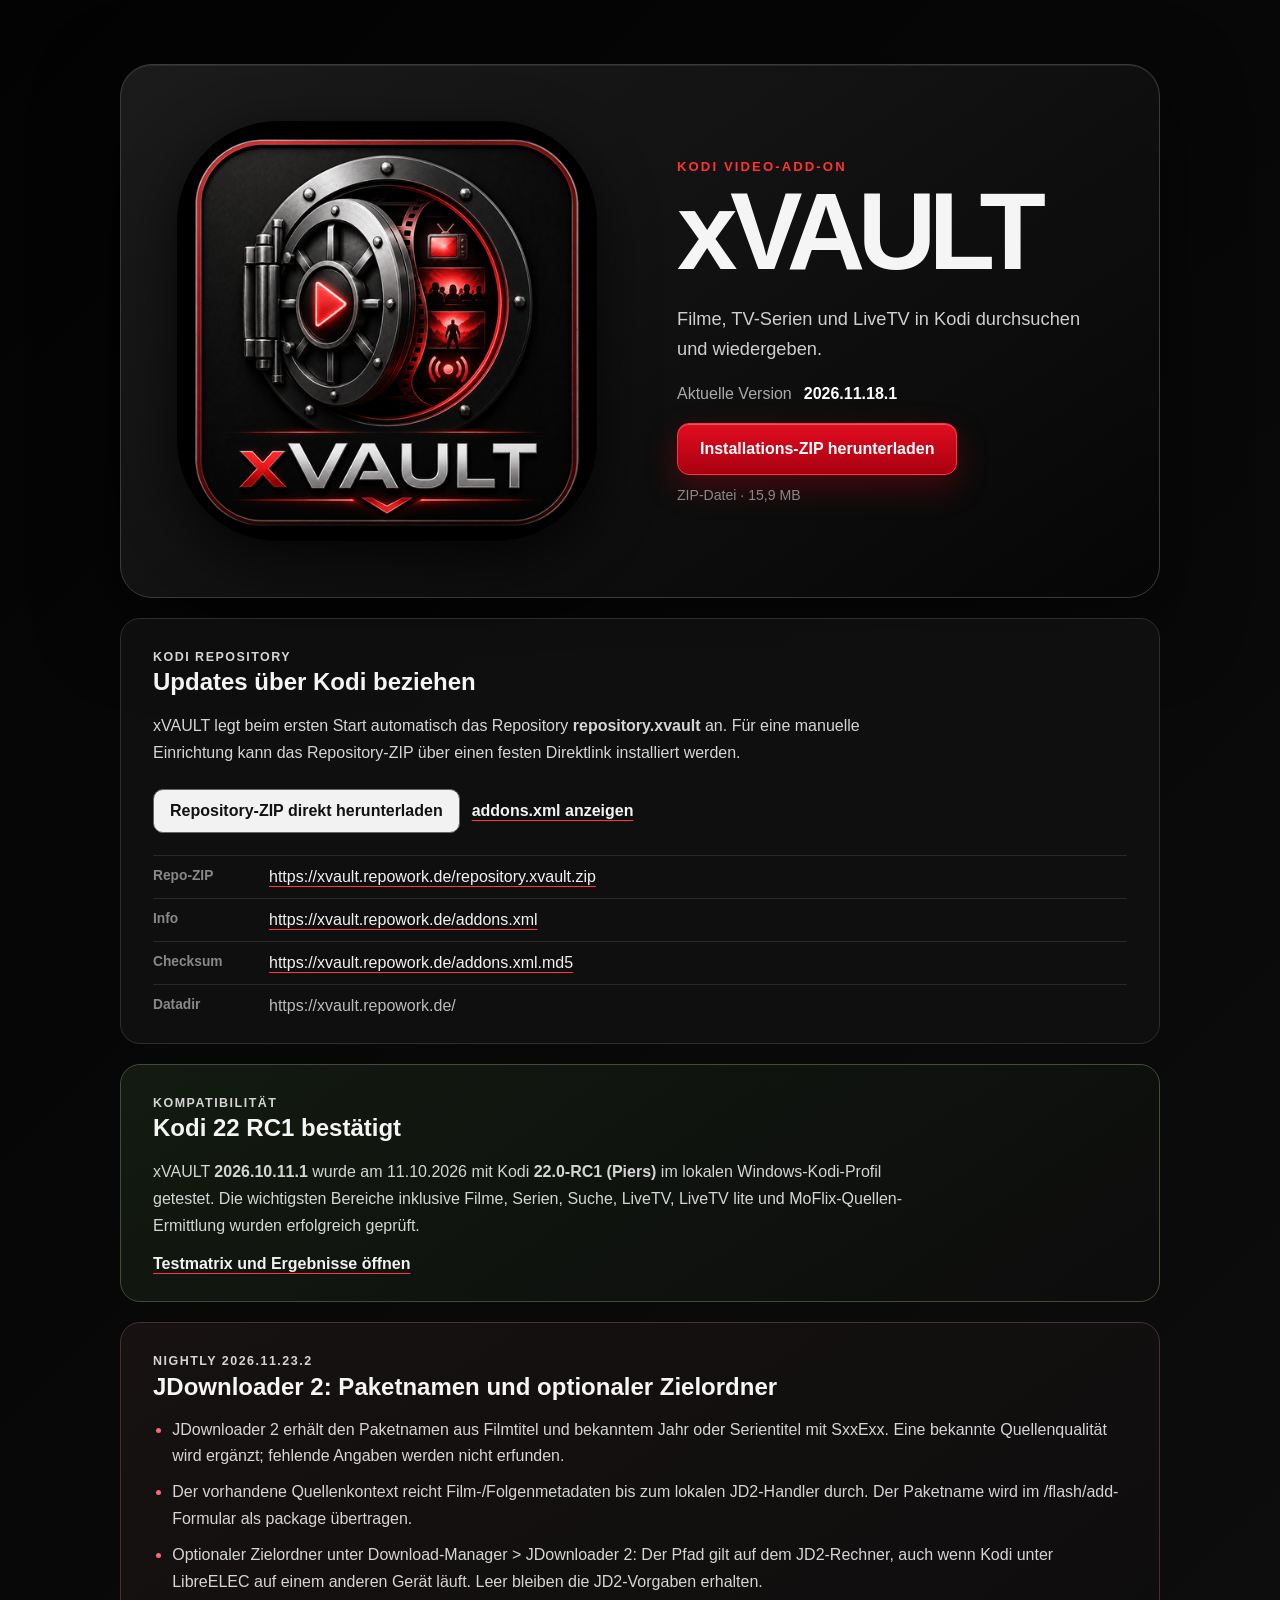
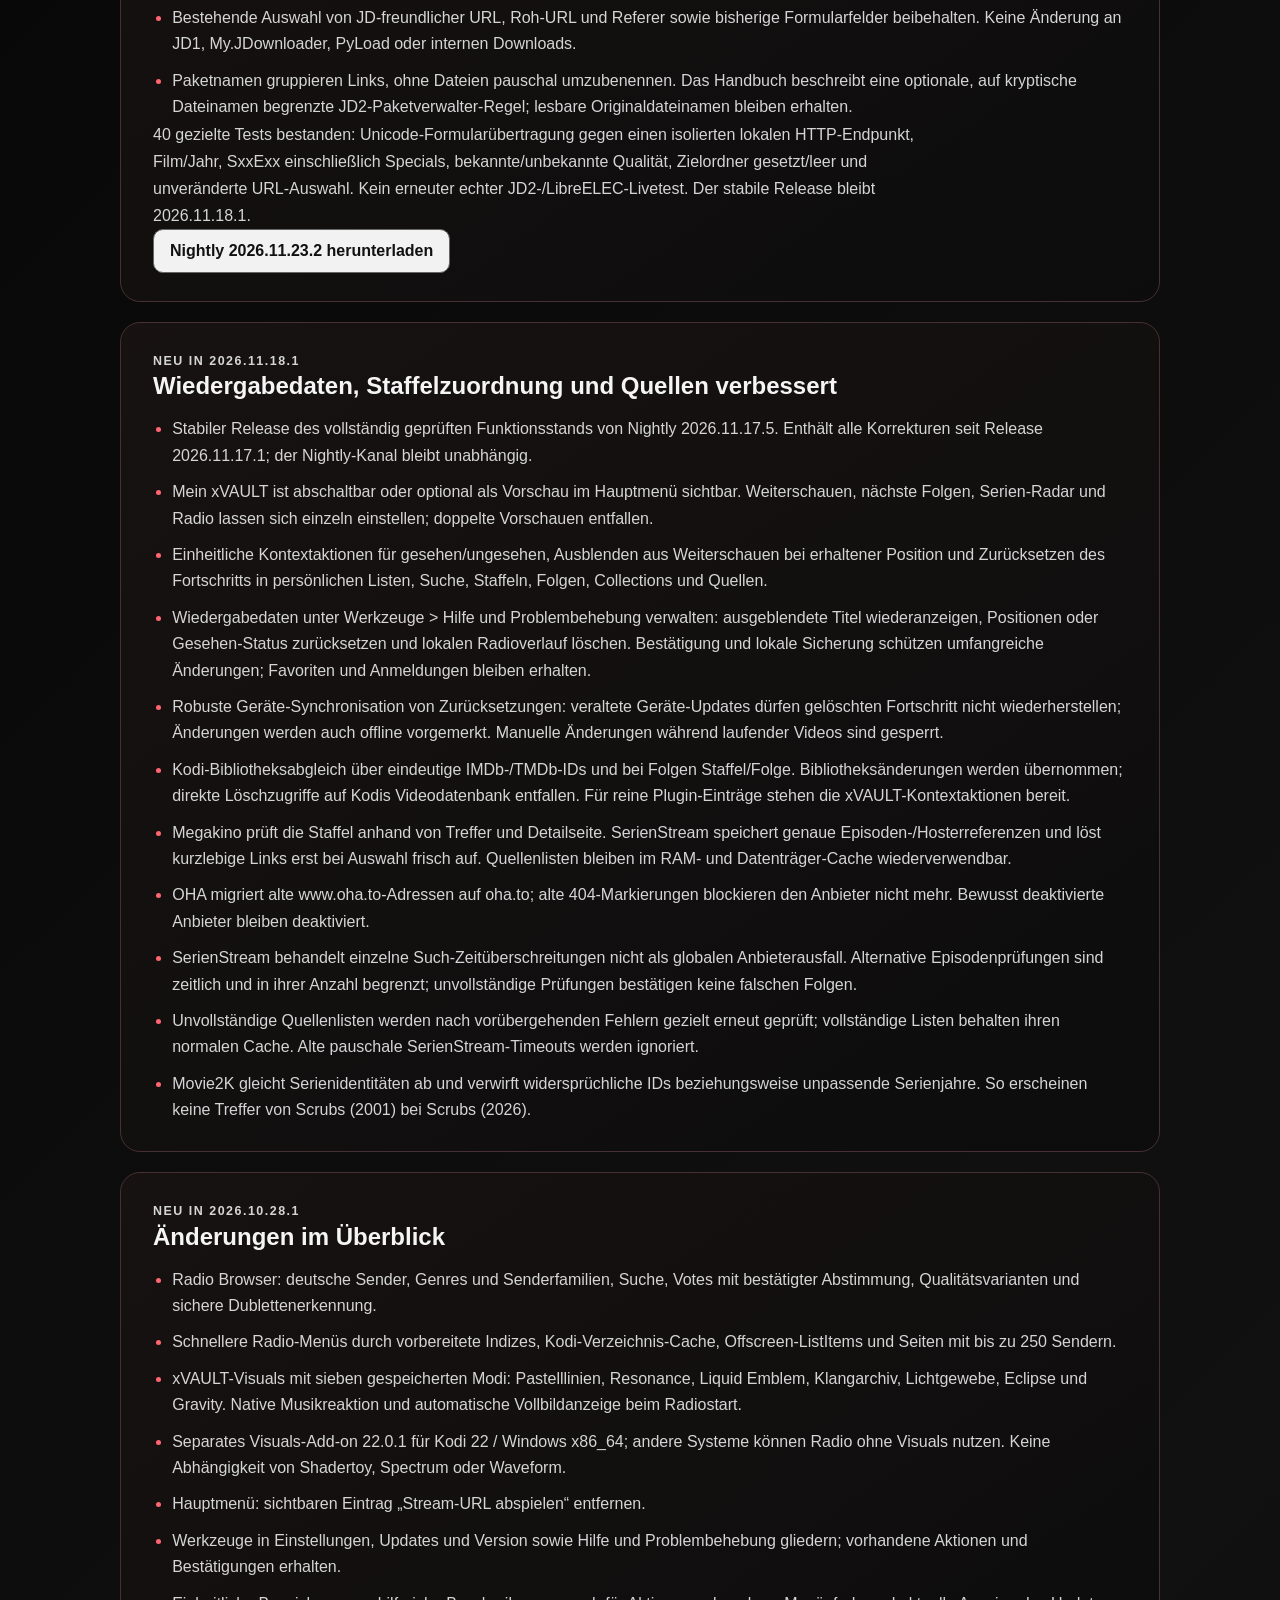
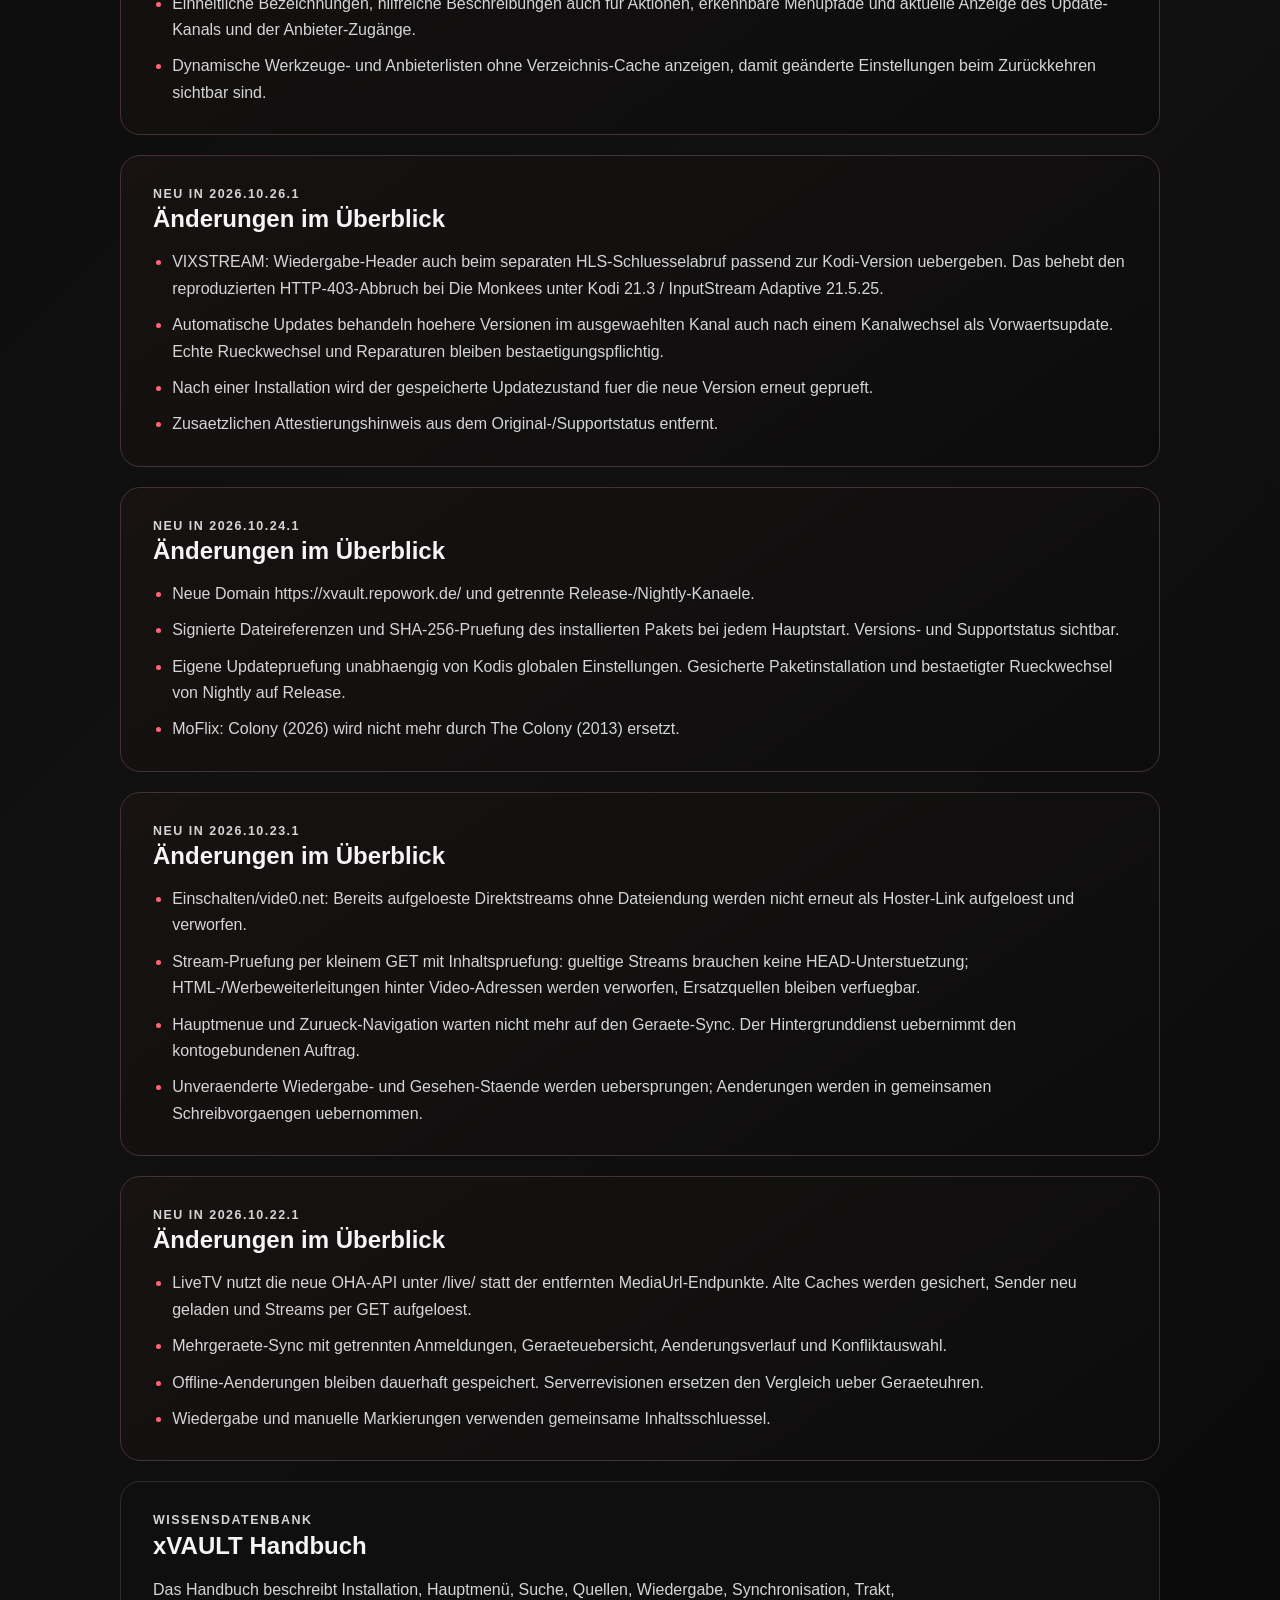
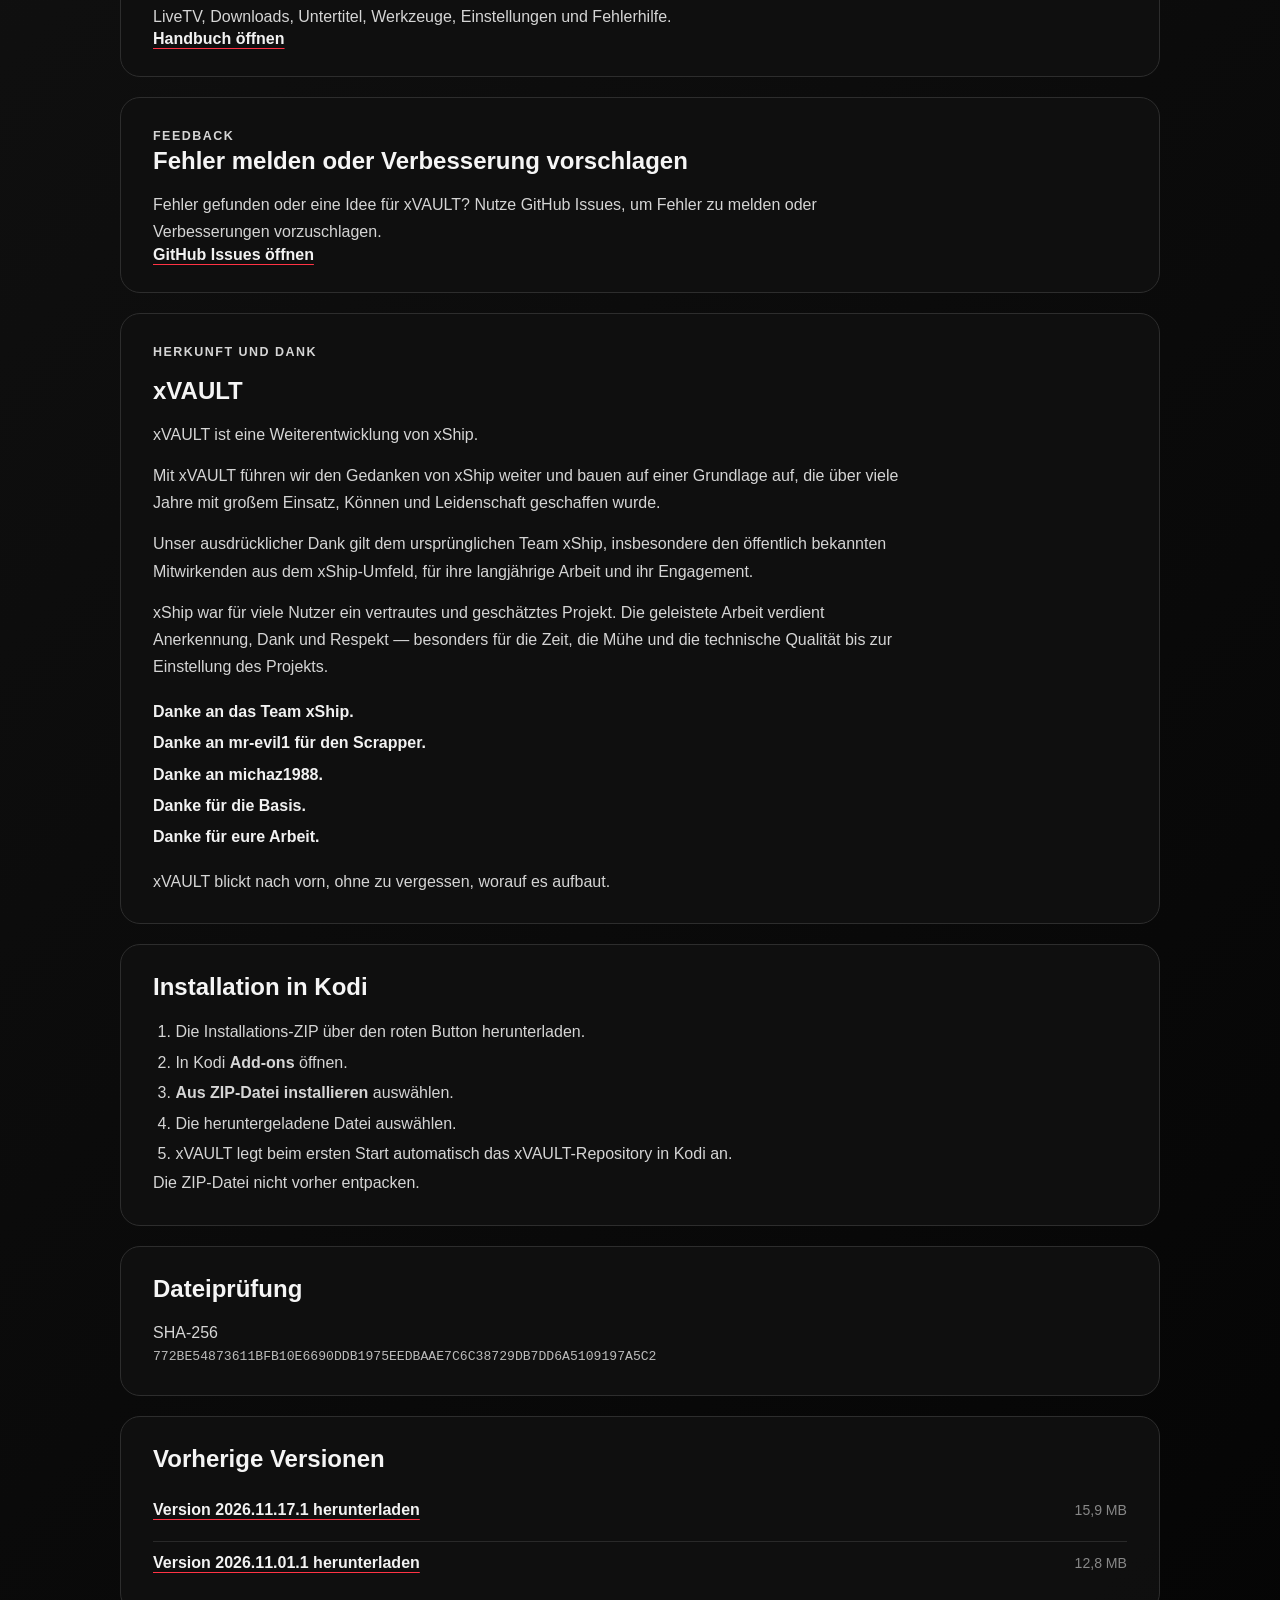
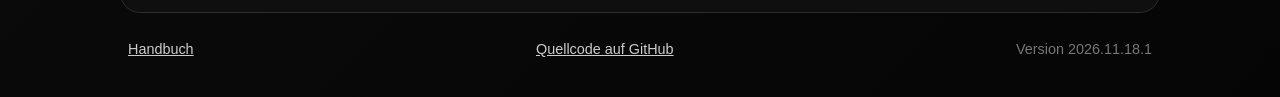
<file: docs/index.html>
<!doctype html>
<html lang="de">
<head>
  <meta charset="utf-8">
  <meta name="viewport" content="width=device-width, initial-scale=1">
  <meta name="theme-color" content="#080808">
  <meta name="description" content="Offizielle Downloadseite des Kodi-Add-ons xVAULT.">
  <title>xVAULT für Kodi</title>
  <link rel="icon" href="assets/icon.png">
  <link rel="stylesheet" href="style.css">
<!-- kodi-listing-style:start -->
  <style>
    .kodi-index { display: none; }
    .kodi-client .page { display: none; }
    .kodi-client .kodi-index { display: block; padding: 24px; font-family: Arial, sans-serif; color: #111; background: #fff; }
    .kodi-index table { border-collapse: collapse; width: 100%; max-width: 900px; }
    .kodi-index th, .kodi-index td { padding: 4px 10px; text-align: left; }
  </style>
  <script>
    if (/Kodi/i.test(navigator.userAgent)) {
      document.documentElement.classList.add('kodi-client');
    }
  </script>
  <!-- kodi-listing-style:end -->
  <script
    defer
    src="https://cloud.umami.is/script.js"
    data-website-id="9a7c0b38-aea1-468a-bccc-e258aeeb365d"
    data-domains="xvault.repowork.de"
    data-do-not-track="true"
    data-exclude-search="true">
  </script>
</head>
<body>
<!-- kodi-listing:start -->
  <section id="kodi-index" class="kodi-index">
    <h2>Index of /xVAULT/</h2>
    <table>
      <tbody>
        <tr><th></th><th><a href="?C=N;O=D">Name</a></th><th><a href="?C=M;O=A">Last modified</a></th><th><a href="?C=S;O=A">Size</a></th></tr>
        <tr><th colspan="4"><hr></th></tr>
        <tr><td>[PARENTDIR]</td><td><a href="../" data-umami-event="Verzeichnisnavigation geöffnet">Parent Directory</a></td><td align="right">-</td><td align="right">-</td></tr>
        <tr><td>[DIR]</td><td><a href="plugin.video.xvault/" data-umami-event="Verzeichnis geöffnet">plugin.video.xvault/</a></td><td align="right">18.Nov.2026 12:49:46</td><td align="right">-</td></tr>
        <tr><td>[DIR]</td><td><a href="repository.xvault/" data-umami-event="Verzeichnis geöffnet">repository.xvault/</a></td><td align="right">18.Nov.2026 12:49:03</td><td align="right">-</td></tr>
        <tr><td>[FILE]</td><td><a href="addons.xml" data-umami-event="Repository-Metadaten geöffnet">addons.xml</a></td><td align="right">18.Nov.2026 12:49:46</td><td align="right">4.60 KB</td></tr>
        <tr><td>[FILE]</td><td><a href="addons.xml.md5" data-umami-event="Checksum geöffnet">addons.xml.md5</a></td><td align="right">18.Nov.2026 12:49:46</td><td align="right">32.00 B</td></tr>
        <tr><td>[FILE]</td><td><a href="repository.xvault.zip" data-umami-event="Datei heruntergeladen">repository.xvault.zip</a></td><td align="right">18.Nov.2026 12:49:46</td><td align="right">330.06 KB</td></tr>
        <tr><td>[FILE]</td><td><a href="repository.xvault-1.0.3.zip" data-umami-event="Datei heruntergeladen">repository.xvault-1.0.3.zip</a></td><td align="right">18.Nov.2026 12:49:46</td><td align="right">330.06 KB</td></tr>
        <tr><th colspan="4"><hr></th></tr>
      </tbody>
    </table>
  </section>
  <!-- kodi-listing:end -->
  <main class="page">
    <section class="hero">
      <img class="logo" src="assets/icon.png" alt="xVAULT">
      <div class="content">
        <p class="eyebrow">Kodi Video-Add-on</p>
        <h1>xVAULT</h1>
        <p class="lead">Filme, TV-Serien und LiveTV in Kodi durchsuchen und wiedergeben.</p>

        <div class="release">
          <span>Aktuelle Version</span>
          <strong>2026.11.18.1</strong>
        </div>

        <a class="download" href="downloads/plugin.video.xvault-2026.11.18.1.zip" download data-umami-event="Add-on ZIP heruntergeladen">
          Installations-ZIP herunterladen
        </a>

        <p class="fileinfo">ZIP-Datei · 15,9 MB</p>
      </div>
    </section>

    <section class="panel repo-panel">
      <div>
        <p class="section-kicker">Kodi Repository</p>
        <h2>Updates über Kodi beziehen</h2>
        <p>
          xVAULT legt beim ersten Start automatisch das Repository <strong>repository.xvault</strong> an.
          Für eine manuelle Einrichtung kann das Repository-ZIP über einen festen Direktlink installiert werden.
        </p>
      </div>
      <div class="repo-actions">
        <a class="secondary-download" href="repository.xvault.zip" download data-umami-event="Repository-ZIP heruntergeladen">
          Repository-ZIP direkt herunterladen
        </a>
        <a class="plain-link" href="addons.xml" data-umami-event="Repository-Metadaten geöffnet">addons.xml anzeigen</a>
      </div>
      <dl class="repo-links">
        <div>
          <dt>Repo-ZIP</dt>
          <dd><a href="repository.xvault.zip" data-umami-event="Repository-ZIP Link geöffnet">https://xvault.repowork.de/repository.xvault.zip</a></dd>
        </div>
        <div>
          <dt>Info</dt>
          <dd><a href="addons.xml" data-umami-event="Repository-Metadaten geöffnet">https://xvault.repowork.de/addons.xml</a></dd>
        </div>
        <div>
          <dt>Checksum</dt>
          <dd><a href="addons.xml.md5" data-umami-event="Checksum geöffnet">https://xvault.repowork.de/addons.xml.md5</a></dd>
        </div>
        <div>
          <dt>Datadir</dt>
          <dd><span>https://xvault.repowork.de/</span></dd>
        </div>
      </dl>
    </section>

    <section class="panel compatibility-panel">
      <p class="section-kicker">Kompatibilität</p>
      <h2>Kodi 22 RC1 bestätigt</h2>
      <p>
        xVAULT <strong>2026.10.11.1</strong> wurde am 11.10.2026 mit Kodi
        <strong>22.0-RC1 (Piers)</strong> im lokalen Windows-Kodi-Profil getestet.
        Die wichtigsten Bereiche inklusive Filme, Serien, Suche, LiveTV, LiveTV lite
        und MoFlix-Quellen-Ermittlung wurden erfolgreich geprüft.
      </p>
      <a class="plain-link" href="kodi-22-rc1-kompatibilitaet.html" data-umami-event="Kodi 22 RC1 Kompatibilität geöffnet">
        Testmatrix und Ergebnisse öffnen
      </a>
    </section>

    <section class="panel update-panel">
      <p class="section-kicker">Nightly 2026.11.23.2</p>
      <h2>JDownloader 2: Paketnamen und optionaler Zielordner</h2>
      <ul class="update-list">
        <li>JDownloader 2 erhält den Paketnamen aus Filmtitel und bekanntem Jahr oder Serientitel mit SxxExx. Eine bekannte Quellenqualität wird ergänzt; fehlende Angaben werden nicht erfunden.</li>
        <li>Der vorhandene Quellenkontext reicht Film-/Folgenmetadaten bis zum lokalen JD2-Handler durch. Der Paketname wird im /flash/add-Formular als package übertragen.</li>
        <li>Optionaler Zielordner unter Download-Manager &gt; JDownloader 2: Der Pfad gilt auf dem JD2-Rechner, auch wenn Kodi unter LibreELEC auf einem anderen Gerät läuft. Leer bleiben die JD2-Vorgaben erhalten.</li>
        <li>Bestehende Auswahl von JD-freundlicher URL, Roh-URL und Referer sowie bisherige Formularfelder beibehalten. Keine Änderung an JD1, My.JDownloader, PyLoad oder internen Downloads.</li>
        <li>Paketnamen gruppieren Links, ohne Dateien pauschal umzubenennen. Das Handbuch beschreibt eine optionale, auf kryptische Dateinamen begrenzte JD2-Paketverwalter-Regel; lesbare Originaldateinamen bleiben erhalten.</li>
      </ul>
      <p>40 gezielte Tests bestanden: Unicode-Formularübertragung gegen einen isolierten lokalen HTTP-Endpunkt, Film/Jahr, SxxExx einschließlich Specials, bekannte/unbekannte Qualität, Zielordner gesetzt/leer und unveränderte URL-Auswahl. Kein erneuter echter JD2-/LibreELEC-Livetest. Der stabile Release bleibt 2026.11.18.1.</p>
      <a class="secondary-download" href="downloads/plugin.video.xvault-2026.11.23.2.zip" download data-umami-event="Nightly ZIP heruntergeladen">Nightly 2026.11.23.2 herunterladen</a>
    </section>

    <!-- release-notes:start -->
    <section class="panel update-panel">
      <p class="section-kicker">Neu in 2026.11.18.1</p>
      <h2>Wiedergabedaten, Staffelzuordnung und Quellen verbessert</h2>
      <ul class="update-list">
        <li>Stabiler Release des vollständig geprüften Funktionsstands von Nightly 2026.11.17.5. Enthält alle Korrekturen seit Release 2026.11.17.1; der Nightly-Kanal bleibt unabhängig.</li>
        <li>Mein xVAULT ist abschaltbar oder optional als Vorschau im Hauptmenü sichtbar. Weiterschauen, nächste Folgen, Serien-Radar und Radio lassen sich einzeln einstellen; doppelte Vorschauen entfallen.</li>
        <li>Einheitliche Kontextaktionen für gesehen/ungesehen, Ausblenden aus Weiterschauen bei erhaltener Position und Zurücksetzen des Fortschritts in persönlichen Listen, Suche, Staffeln, Folgen, Collections und Quellen.</li>
        <li>Wiedergabedaten unter Werkzeuge &gt; Hilfe und Problembehebung verwalten: ausgeblendete Titel wiederanzeigen, Positionen oder Gesehen-Status zurücksetzen und lokalen Radioverlauf löschen. Bestätigung und lokale Sicherung schützen umfangreiche Änderungen; Favoriten und Anmeldungen bleiben erhalten.</li>
        <li>Robuste Geräte-Synchronisation von Zurücksetzungen: veraltete Geräte-Updates dürfen gelöschten Fortschritt nicht wiederherstellen; Änderungen werden auch offline vorgemerkt. Manuelle Änderungen während laufender Videos sind gesperrt.</li>
        <li>Kodi-Bibliotheksabgleich über eindeutige IMDb-/TMDb-IDs und bei Folgen Staffel/Folge. Bibliotheksänderungen werden übernommen; direkte Löschzugriffe auf Kodis Videodatenbank entfallen. Für reine Plugin-Einträge stehen die xVAULT-Kontextaktionen bereit.</li>
        <li>Megakino prüft die Staffel anhand von Treffer und Detailseite. SerienStream speichert genaue Episoden-/Hosterreferenzen und löst kurzlebige Links erst bei Auswahl frisch auf. Quellenlisten bleiben im RAM- und Datenträger-Cache wiederverwendbar.</li>
        <li>OHA migriert alte www.oha.to-Adressen auf oha.to; alte 404-Markierungen blockieren den Anbieter nicht mehr. Bewusst deaktivierte Anbieter bleiben deaktiviert.</li>
        <li>SerienStream behandelt einzelne Such-Zeitüberschreitungen nicht als globalen Anbieterausfall. Alternative Episodenprüfungen sind zeitlich und in ihrer Anzahl begrenzt; unvollständige Prüfungen bestätigen keine falschen Folgen.</li>
        <li>Unvollständige Quellenlisten werden nach vorübergehenden Fehlern gezielt erneut geprüft; vollständige Listen behalten ihren normalen Cache. Alte pauschale SerienStream-Timeouts werden ignoriert.</li>
        <li>Movie2K gleicht Serienidentitäten ab und verwirft widersprüchliche IDs beziehungsweise unpassende Serienjahre. So erscheinen keine Treffer von Scrubs (2001) bei Scrubs (2026).</li>
      </ul>
    </section>

    <section class="panel update-panel">
      <p class="section-kicker">Neu in 2026.10.28.1</p>
      <h2>Änderungen im Überblick</h2>
      <ul class="update-list">
        <li>Radio Browser: deutsche Sender, Genres und Senderfamilien, Suche, Votes mit bestätigter Abstimmung, Qualitätsvarianten und sichere Dublettenerkennung.</li>
        <li>Schnellere Radio-Menüs durch vorbereitete Indizes, Kodi-Verzeichnis-Cache, Offscreen-ListItems und Seiten mit bis zu 250 Sendern.</li>
        <li>xVAULT-Visuals mit sieben gespeicherten Modi: Pastelllinien, Resonance, Liquid Emblem, Klangarchiv, Lichtgewebe, Eclipse und Gravity. Native Musikreaktion und automatische Vollbildanzeige beim Radiostart.</li>
        <li>Separates Visuals-Add-on 22.0.1 für Kodi 22 / Windows x86_64; andere Systeme können Radio ohne Visuals nutzen. Keine Abhängigkeit von Shadertoy, Spectrum oder Waveform.</li>
        <li>Hauptmenü: sichtbaren Eintrag „Stream-URL abspielen“ entfernen.</li>
        <li>Werkzeuge in Einstellungen, Updates und Version sowie Hilfe und Problembehebung gliedern; vorhandene Aktionen und Bestätigungen erhalten.</li>
        <li>Einheitliche Bezeichnungen, hilfreiche Beschreibungen auch für Aktionen, erkennbare Menüpfade und aktuelle Anzeige des Update-Kanals und der Anbieter-Zugänge.</li>
        <li>Dynamische Werkzeuge- und Anbieterlisten ohne Verzeichnis-Cache anzeigen, damit geänderte Einstellungen beim Zurückkehren sichtbar sind.</li>
      </ul>
    </section>

    <section class="panel update-panel">
      <p class="section-kicker">Neu in 2026.10.26.1</p>
      <h2>Änderungen im Überblick</h2>
      <ul class="update-list">
        <li>VIXSTREAM: Wiedergabe-Header auch beim separaten HLS-Schluesselabruf passend zur Kodi-Version uebergeben. Das behebt den reproduzierten HTTP-403-Abbruch bei Die Monkees unter Kodi 21.3 / InputStream Adaptive 21.5.25.</li>
        <li>Automatische Updates behandeln hoehere Versionen im ausgewaehlten Kanal auch nach einem Kanalwechsel als Vorwaertsupdate. Echte Rueckwechsel und Reparaturen bleiben bestaetigungspflichtig.</li>
        <li>Nach einer Installation wird der gespeicherte Updatezustand fuer die neue Version erneut geprueft.</li>
        <li>Zusaetzlichen Attestierungshinweis aus dem Original-/Supportstatus entfernt.</li>
      </ul>
    </section>

    <section class="panel update-panel">
      <p class="section-kicker">Neu in 2026.10.24.1</p>
      <h2>Änderungen im Überblick</h2>
      <ul class="update-list">
        <li>Neue Domain https://xvault.repowork.de/ und getrennte Release-/Nightly-Kanaele.</li>
        <li>Signierte Dateireferenzen und SHA-256-Pruefung des installierten Pakets bei jedem Hauptstart. Versions- und Supportstatus sichtbar.</li>
        <li>Eigene Updatepruefung unabhaengig von Kodis globalen Einstellungen. Gesicherte Paketinstallation und bestaetigter Rueckwechsel von Nightly auf Release.</li>
        <li>MoFlix: Colony (2026) wird nicht mehr durch The Colony (2013) ersetzt.</li>
      </ul>
    </section>

    <section class="panel update-panel">
      <p class="section-kicker">Neu in 2026.10.23.1</p>
      <h2>Änderungen im Überblick</h2>
      <ul class="update-list">
        <li>Einschalten/vide0.net: Bereits aufgeloeste Direktstreams ohne Dateiendung werden nicht erneut als Hoster-Link aufgeloest und verworfen.</li>
        <li>Stream-Pruefung per kleinem GET mit Inhaltspruefung: gueltige Streams brauchen keine HEAD-Unterstuetzung; HTML-/Werbeweiterleitungen hinter Video-Adressen werden verworfen, Ersatzquellen bleiben verfuegbar.</li>
        <li>Hauptmenue und Zurueck-Navigation warten nicht mehr auf den Geraete-Sync. Der Hintergrunddienst uebernimmt den kontogebundenen Auftrag.</li>
        <li>Unveraenderte Wiedergabe- und Gesehen-Staende werden uebersprungen; Aenderungen werden in gemeinsamen Schreibvorgaengen uebernommen.</li>
      </ul>
    </section>

    <section class="panel update-panel">
      <p class="section-kicker">Neu in 2026.10.22.1</p>
      <h2>Änderungen im Überblick</h2>
      <ul class="update-list">
        <li>LiveTV nutzt die neue OHA-API unter /live/ statt der entfernten MediaUrl-Endpunkte. Alte Caches werden gesichert, Sender neu geladen und Streams per GET aufgeloest.</li>
        <li>Mehrgeraete-Sync mit getrennten Anmeldungen, Geraeteuebersicht, Aenderungsverlauf und Konfliktauswahl.</li>
        <li>Offline-Aenderungen bleiben dauerhaft gespeichert. Serverrevisionen ersetzen den Vergleich ueber Geraeteuhren.</li>
        <li>Wiedergabe und manuelle Markierungen verwenden gemeinsame Inhaltsschluessel.</li>
      </ul>
    </section>
    <!-- release-notes:end -->

    <section class="panel">
      <p class="section-kicker">Wissensdatenbank</p>
      <h2>xVAULT Handbuch</h2>
      <p>
        Das Handbuch beschreibt Installation, Hauptmenü, Suche, Quellen, Wiedergabe,
        Synchronisation, Trakt, LiveTV, Downloads, Untertitel, Werkzeuge,
        Einstellungen und Fehlerhilfe.
      </p>
      <a class="plain-link" href="handbuch/" data-umami-event="Handbuch geöffnet">Handbuch öffnen</a>
    </section>

    <section class="panel">
      <p class="section-kicker">Feedback</p>
      <h2>Fehler melden oder Verbesserung vorschlagen</h2>
      <p>
        Fehler gefunden oder eine Idee für xVAULT?
        Nutze GitHub Issues, um Fehler zu melden oder Verbesserungen vorzuschlagen.
      </p>
      <a class="plain-link" href="https://github.com/mojomedia1812/xVAULT/issues" data-umami-event="Issues geöffnet">GitHub Issues öffnen</a>
    </section>
    <section class="panel tribute-panel">
      <p class="section-kicker">Herkunft und Dank</p>
      <h2>xVAULT</h2>
      <p>xVAULT ist eine Weiterentwicklung von xShip.</p>
      <p>
        Mit xVAULT führen wir den Gedanken von xShip weiter und bauen auf einer Grundlage auf,
        die über viele Jahre mit großem Einsatz, Können und Leidenschaft geschaffen wurde.
      </p>
      <p>
        Unser ausdrücklicher Dank gilt dem ursprünglichen Team xShip, insbesondere den öffentlich
        bekannten Mitwirkenden aus dem xShip-Umfeld, für ihre langjährige Arbeit und ihr Engagement.
      </p>
      <p>
        xShip war für viele Nutzer ein vertrautes und geschätztes Projekt. Die geleistete Arbeit
        verdient Anerkennung, Dank und Respekt — besonders für die Zeit, die Mühe und die technische
        Qualität bis zur Einstellung des Projekts.
      </p>
      <div class="thanks-lines">
        <p>Danke an das Team xShip.</p>
        <p>Danke an mr-evil1 für den Scrapper.</p>
        <p>Danke an michaz1988.</p>
        <p>Danke für die Basis.</p>
        <p>Danke für eure Arbeit.</p>
      </div>
      <p>xVAULT blickt nach vorn, ohne zu vergessen, worauf es aufbaut.</p>
    </section>

    <section class="panel">
      <h2>Installation in Kodi</h2>
      <ol>
        <li>Die Installations-ZIP über den roten Button herunterladen.</li>
        <li>In Kodi <strong>Add-ons</strong> öffnen.</li>
        <li><strong>Aus ZIP-Datei installieren</strong> auswählen.</li>
        <li>Die heruntergeladene Datei auswählen.</li>
        <li>xVAULT legt beim ersten Start automatisch das xVAULT-Repository in Kodi an.</li>
      </ol>
      <p class="hint">Die ZIP-Datei nicht vorher entpacken.</p>
    </section>

    <section class="panel checksum">
      <h2>Dateiprüfung</h2>
      <p>SHA-256</p>
      <code>772BE54873611BFB10E6690DDB1975EEDBAAE7C6C38729DB7DD6A5109197A5C2</code>
    </section>

    <section class="panel archive">
      <h2>Vorherige Versionen</h2>
      <ul class="archive-list">
        <!-- previous-downloads:start -->
        <li><a href="downloads/plugin.video.xvault-2026.11.17.1.zip" download data-umami-event="Vorherige Version heruntergeladen">Version 2026.11.17.1 herunterladen</a><span>15,9 MB</span></li>
        <li><a href="downloads/plugin.video.xvault-2026.11.01.1.zip" download data-umami-event="Vorherige Version heruntergeladen">Version 2026.11.01.1 herunterladen</a><span>12,8 MB</span></li>
        <!-- previous-downloads:end -->
      </ul>
    </section>

    <footer>
      <a href="handbuch/" data-umami-event="Handbuch geöffnet">Handbuch</a>
      <a href="https://github.com/mojomedia1812/xVAULT" data-umami-event="GitHub Repo geöffnet">Quellcode auf GitHub</a>
      <span>Version 2026.11.18.1</span>
    </footer>
  </main>
</body>
</html>
</file>
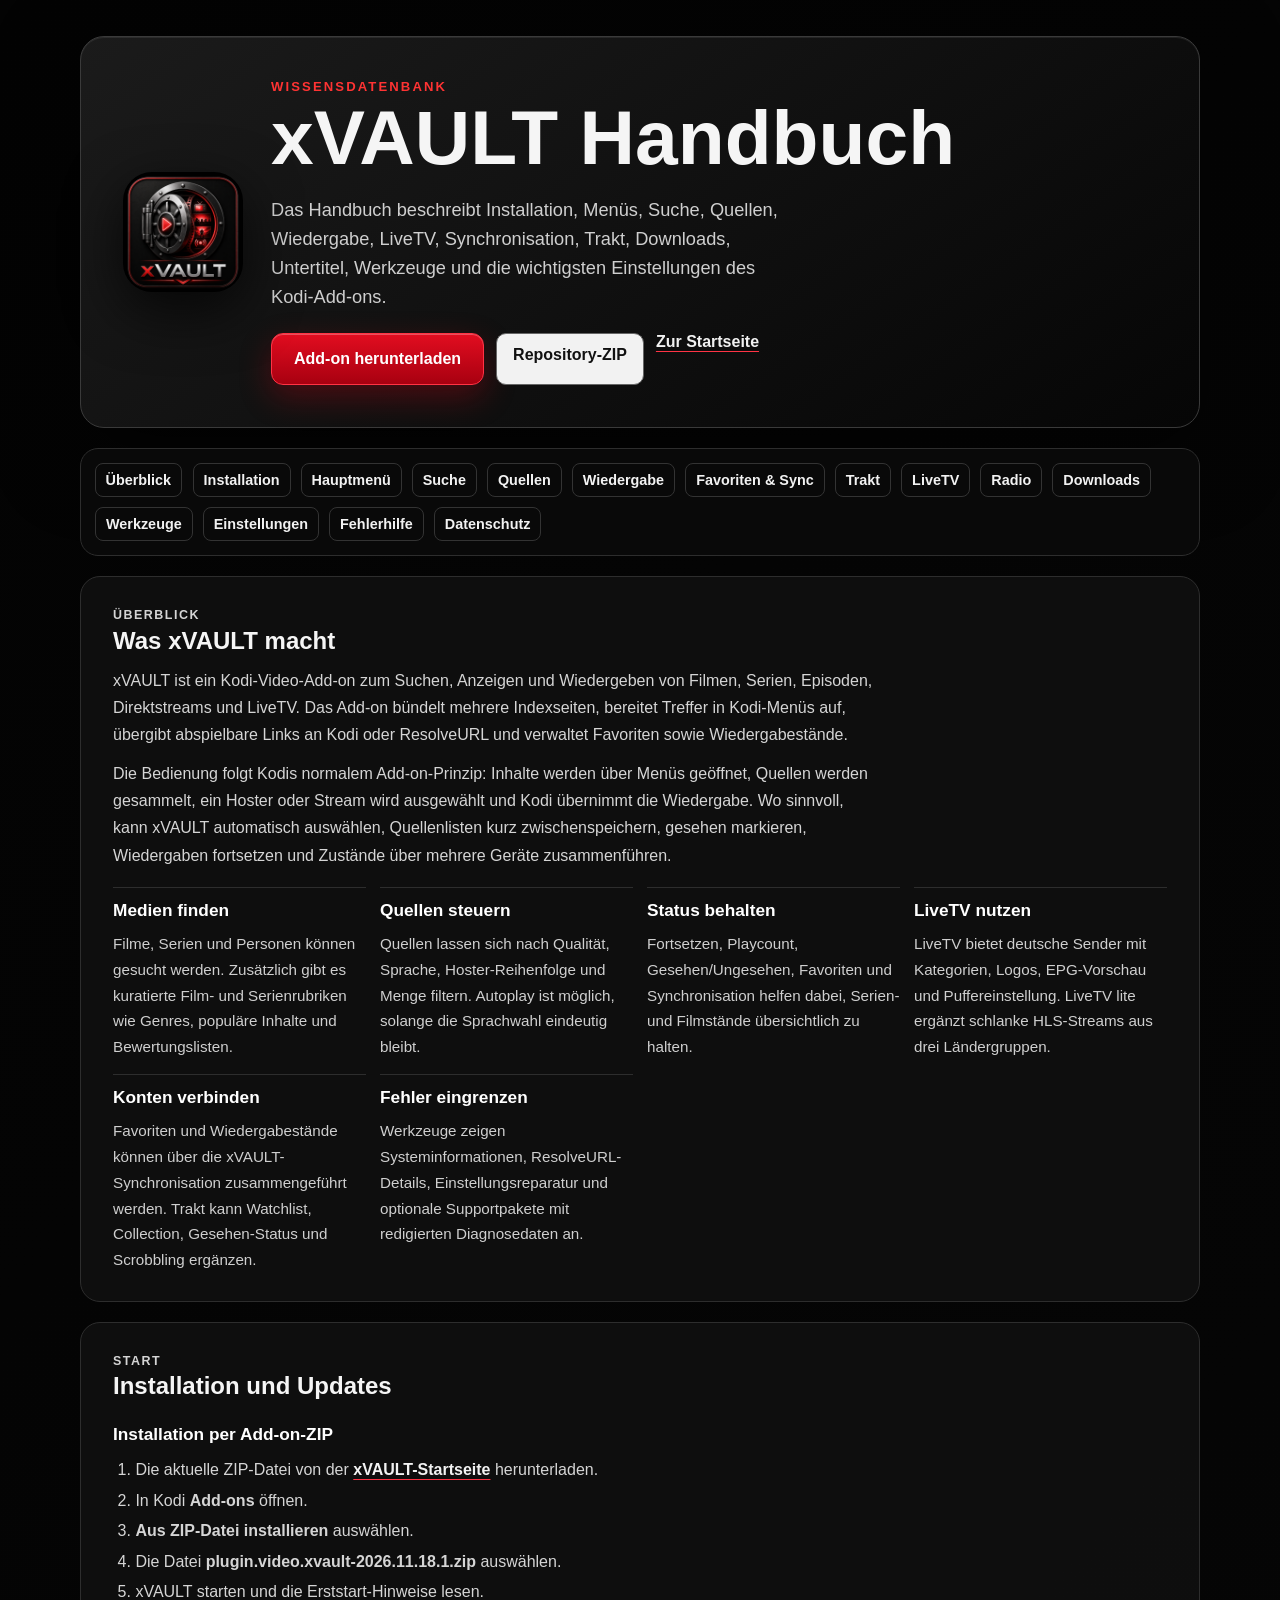
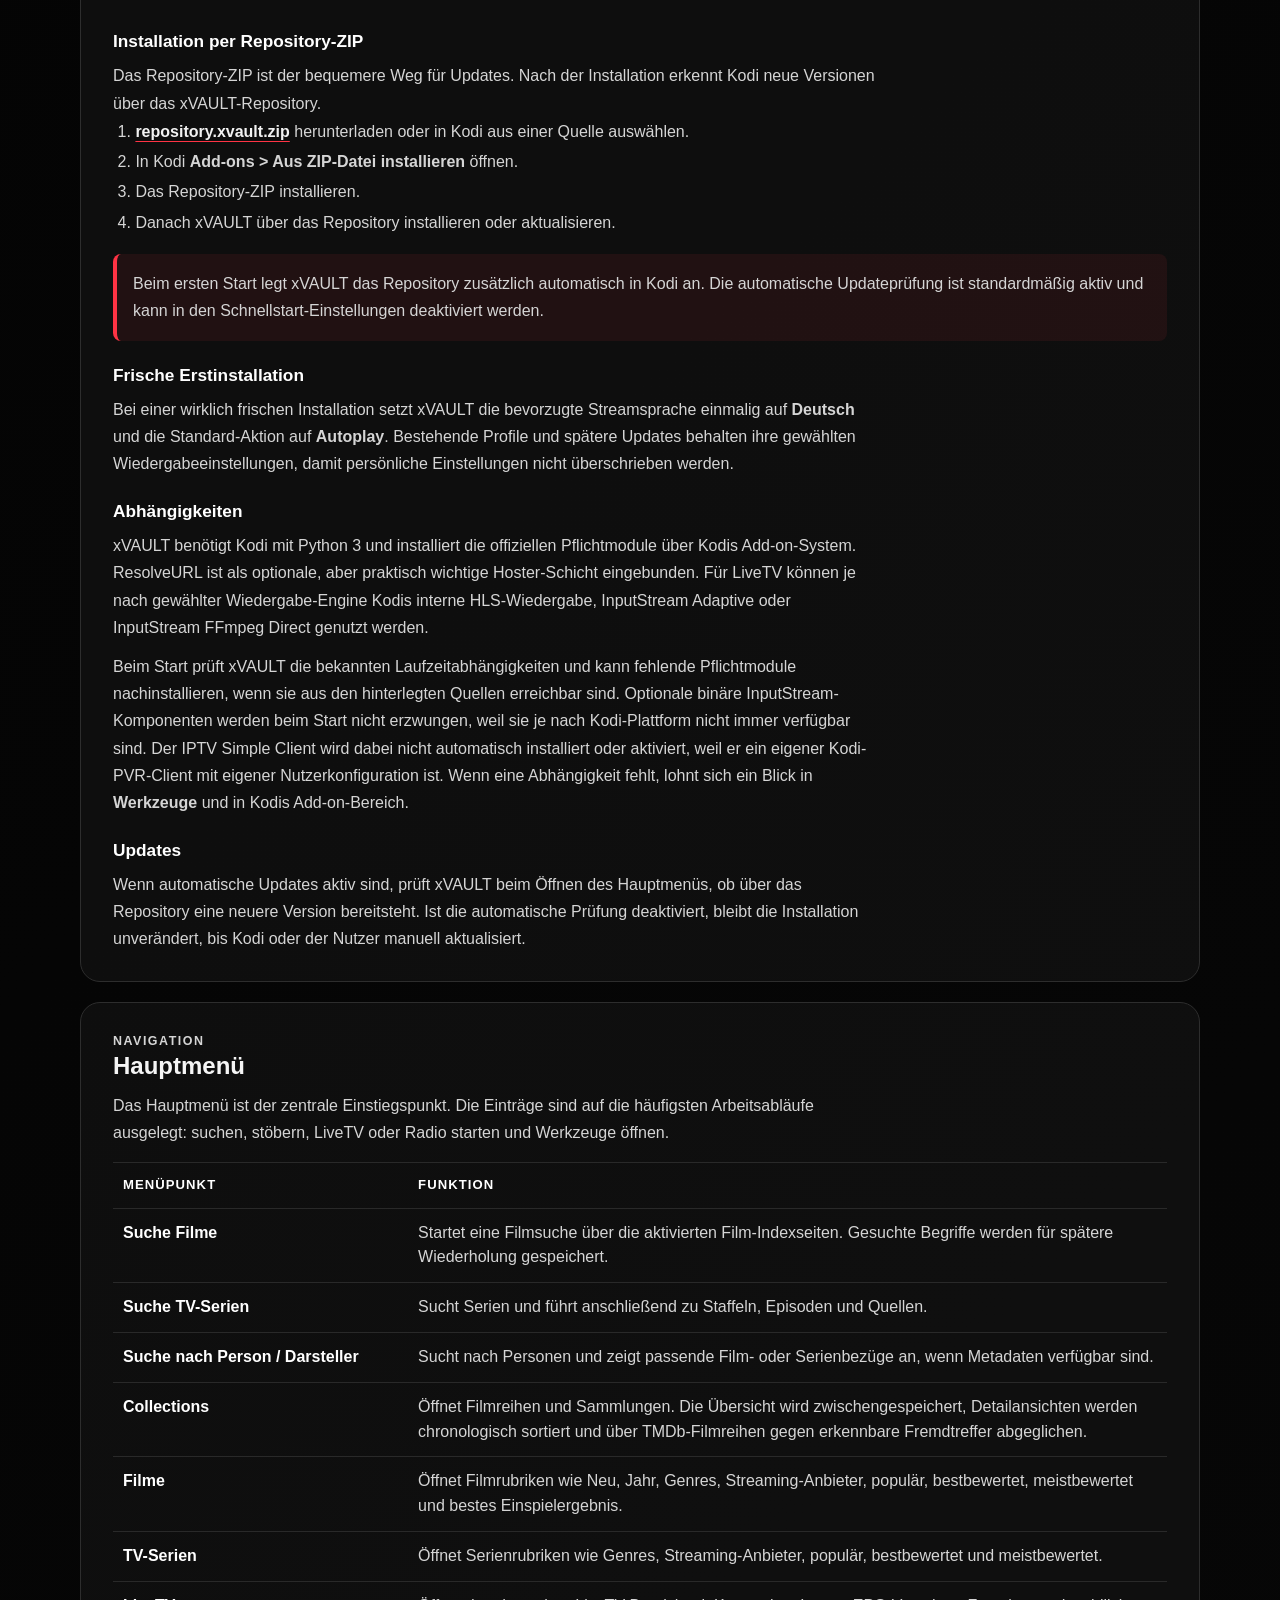
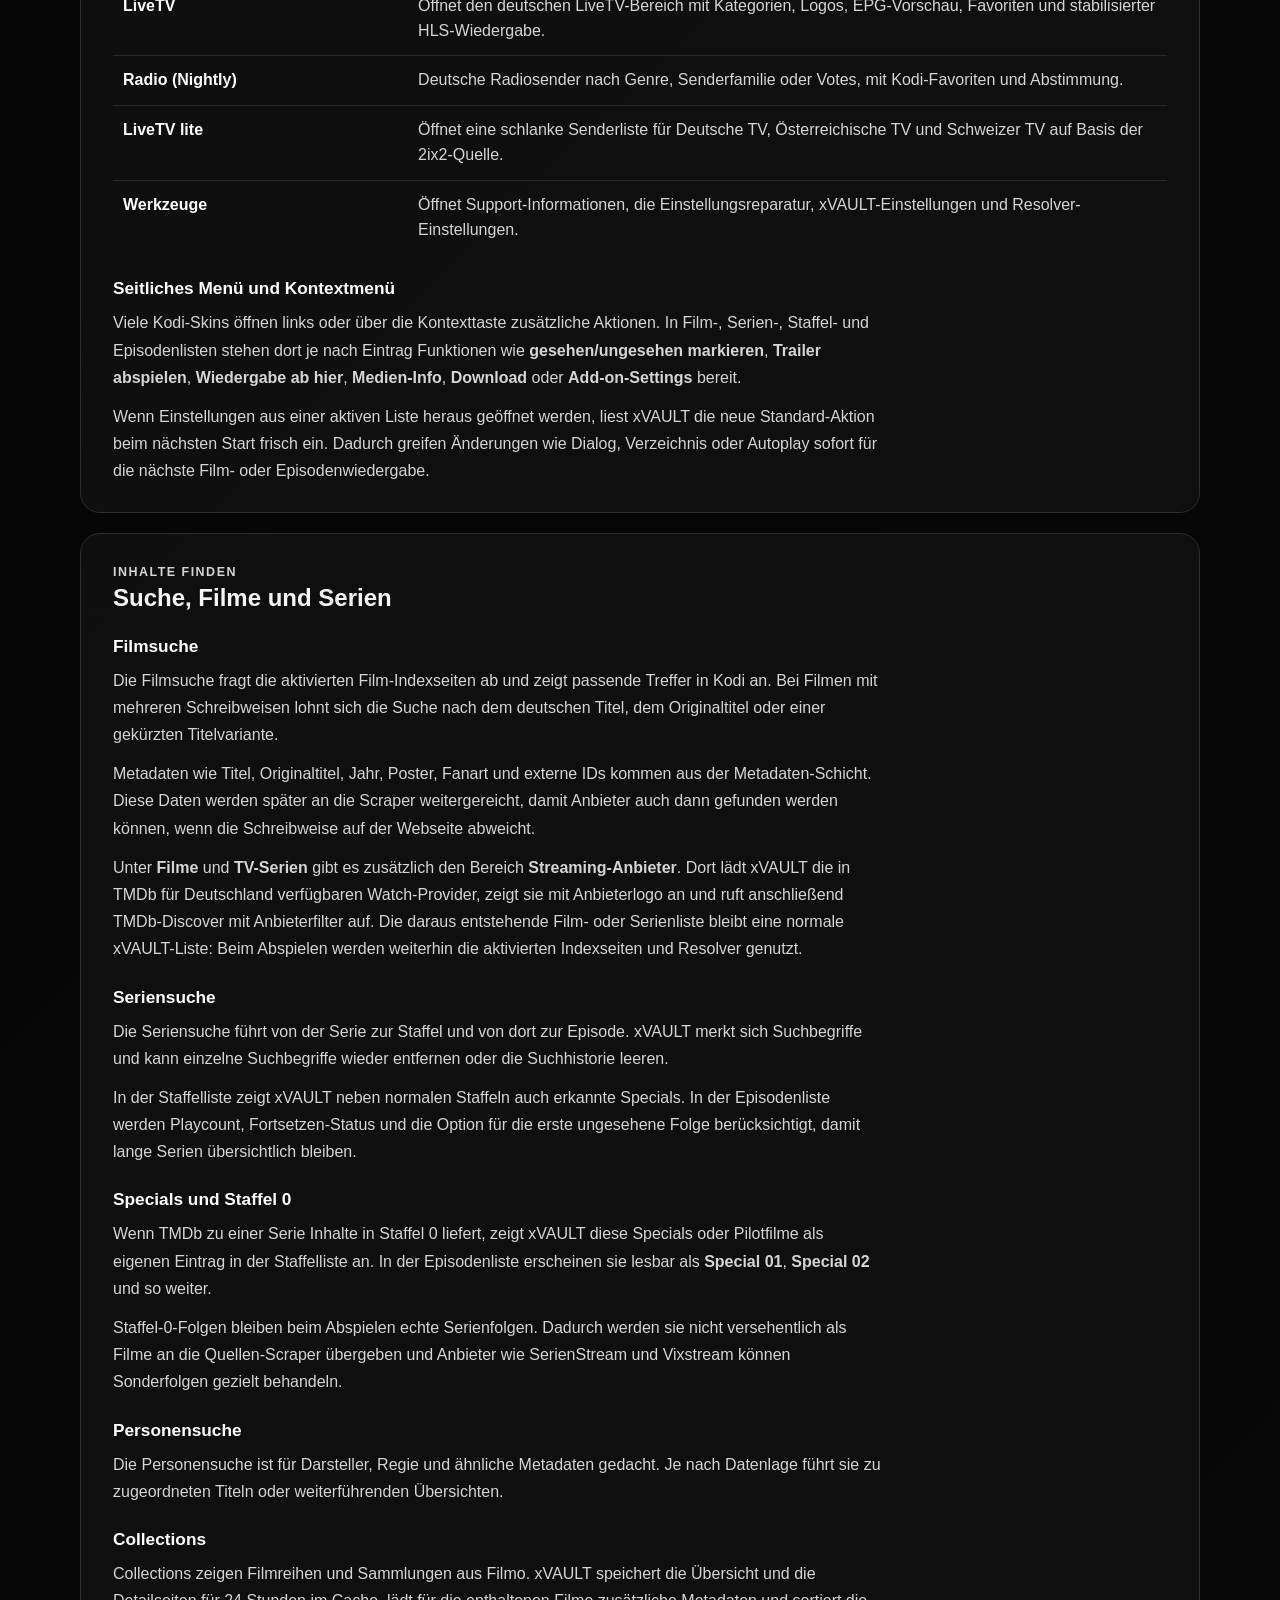
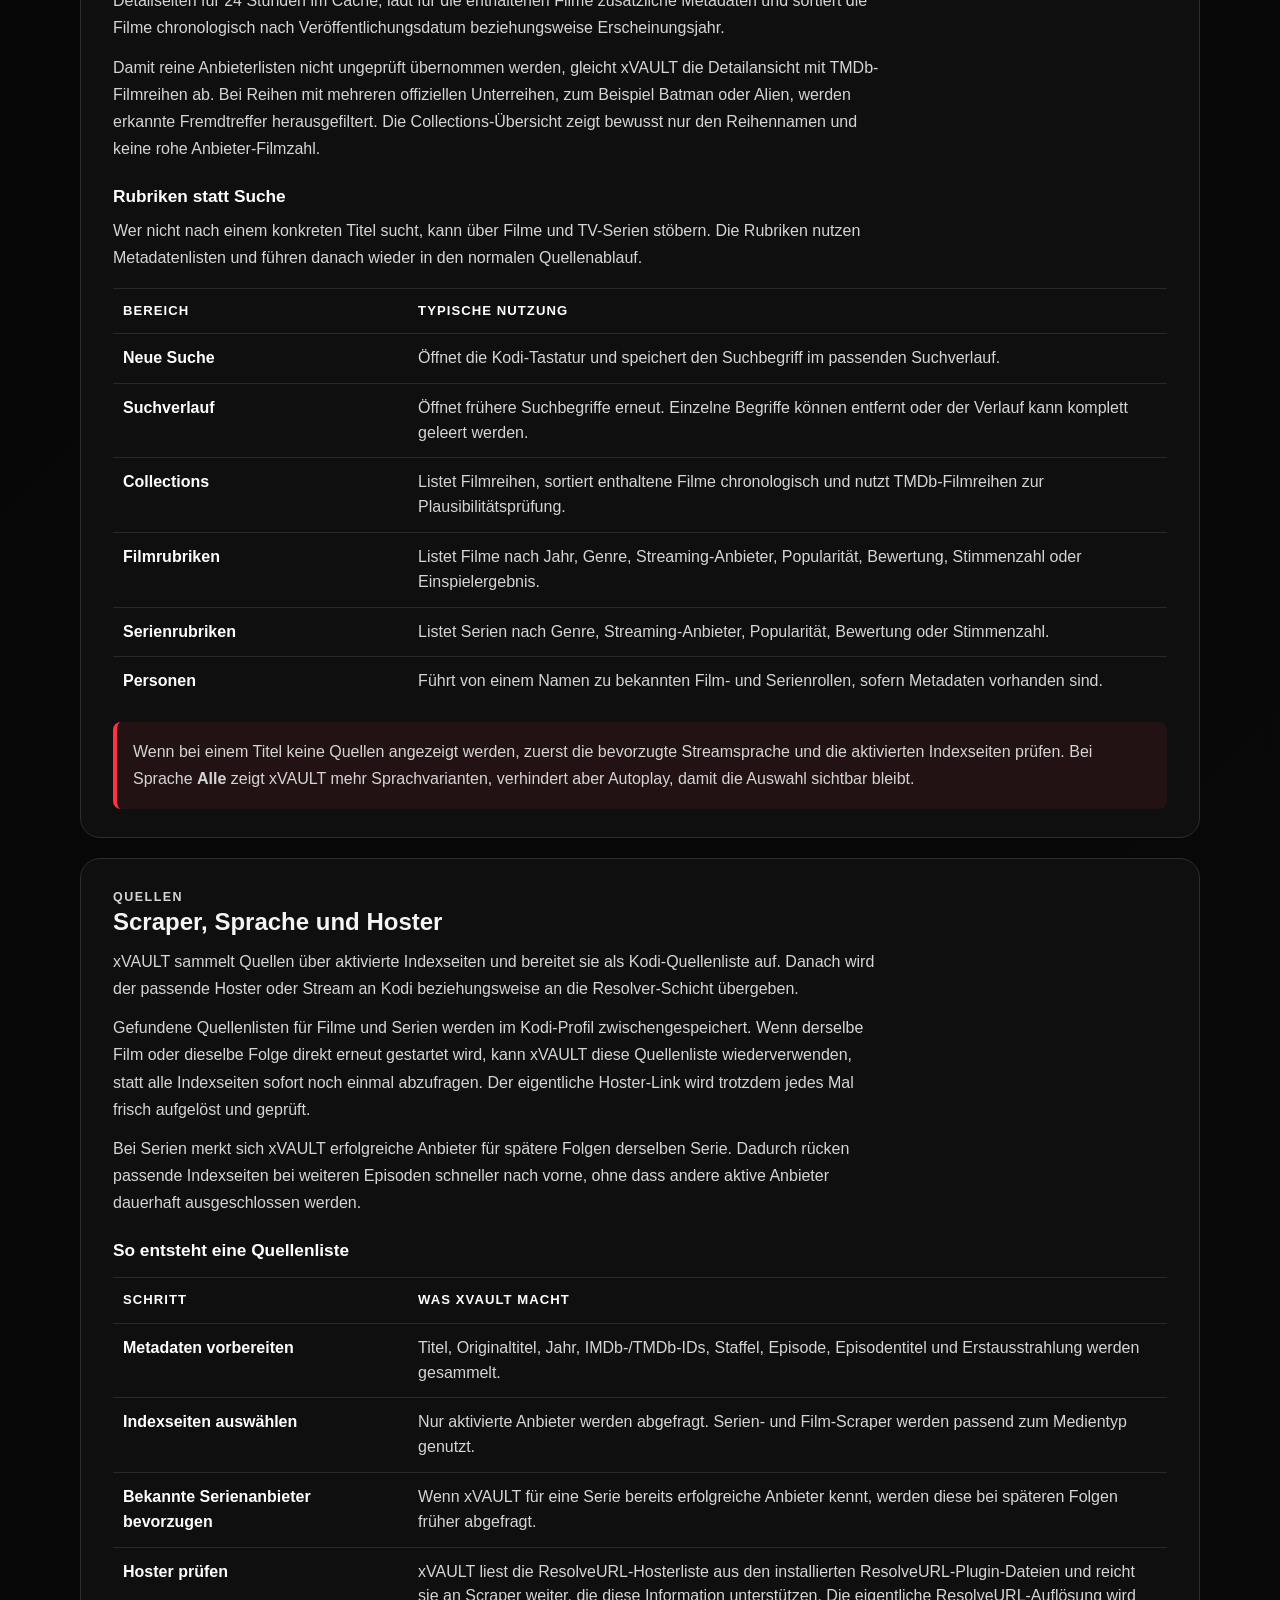
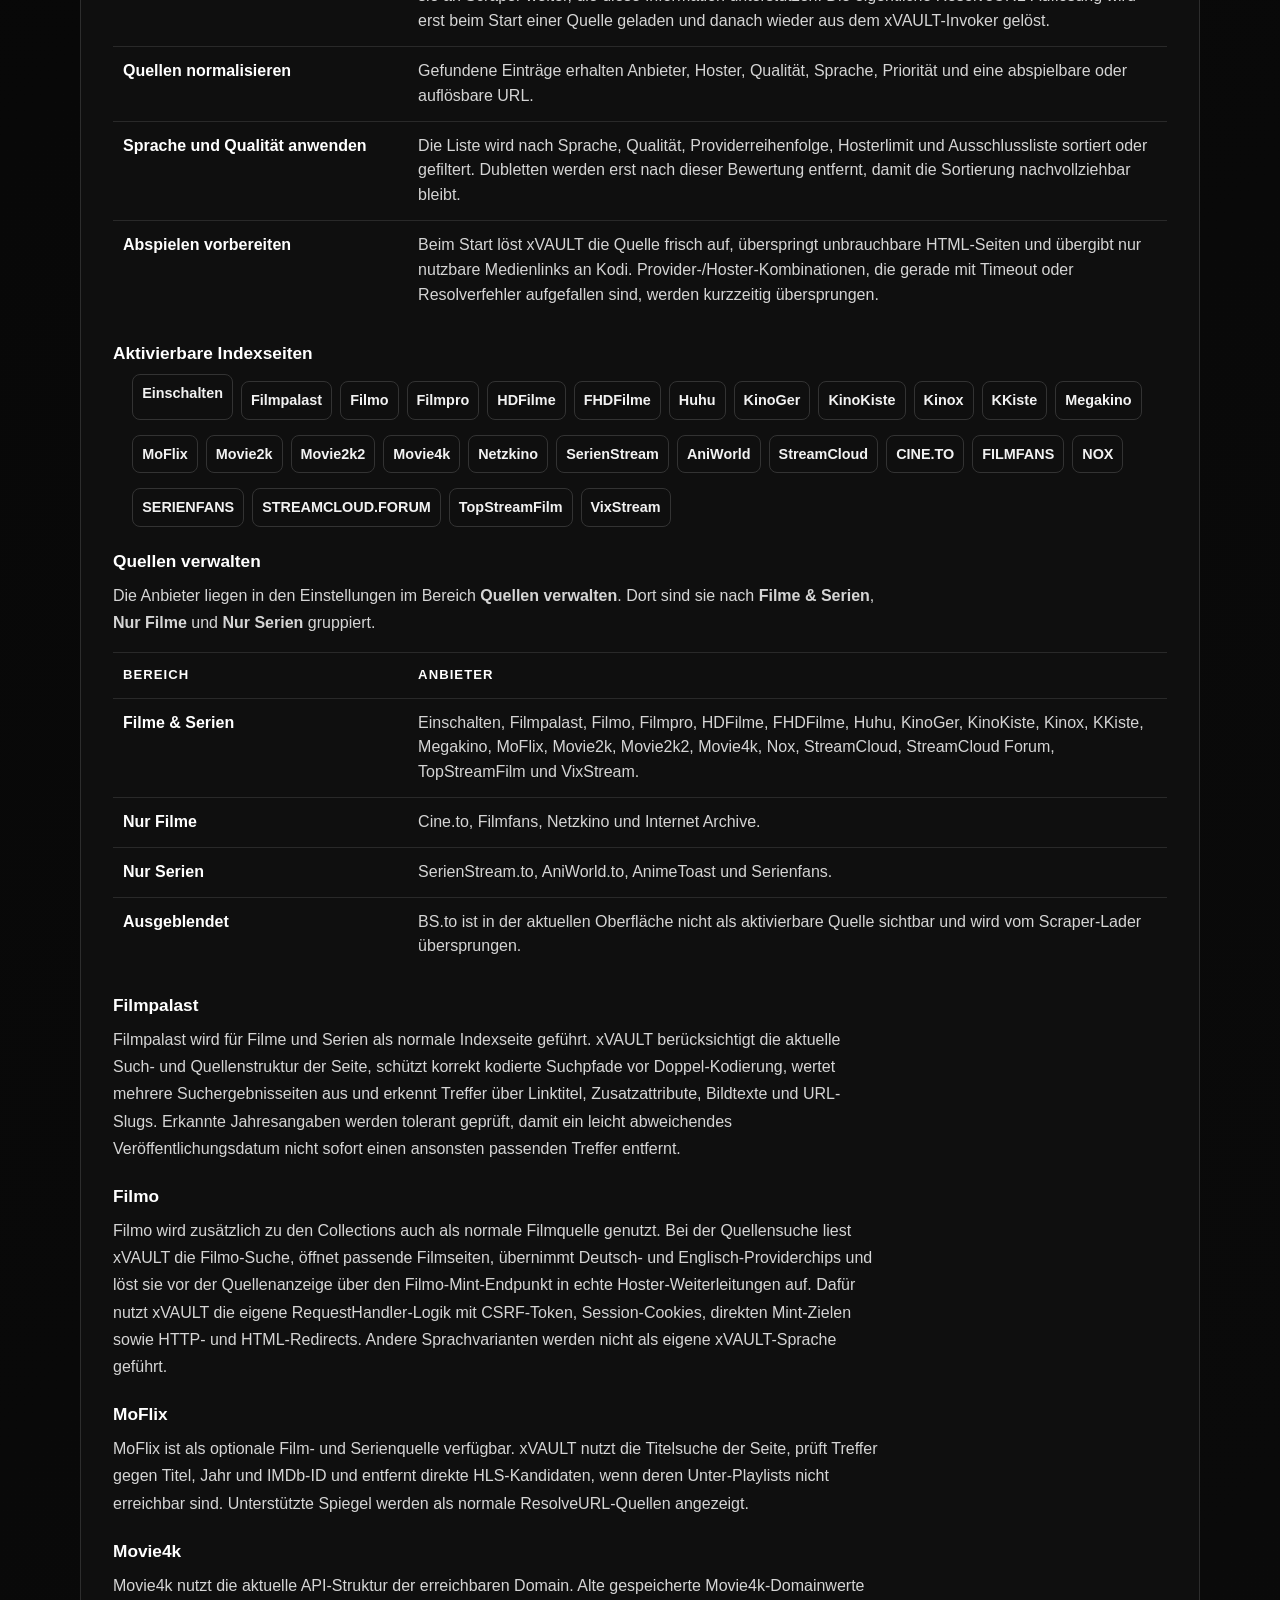
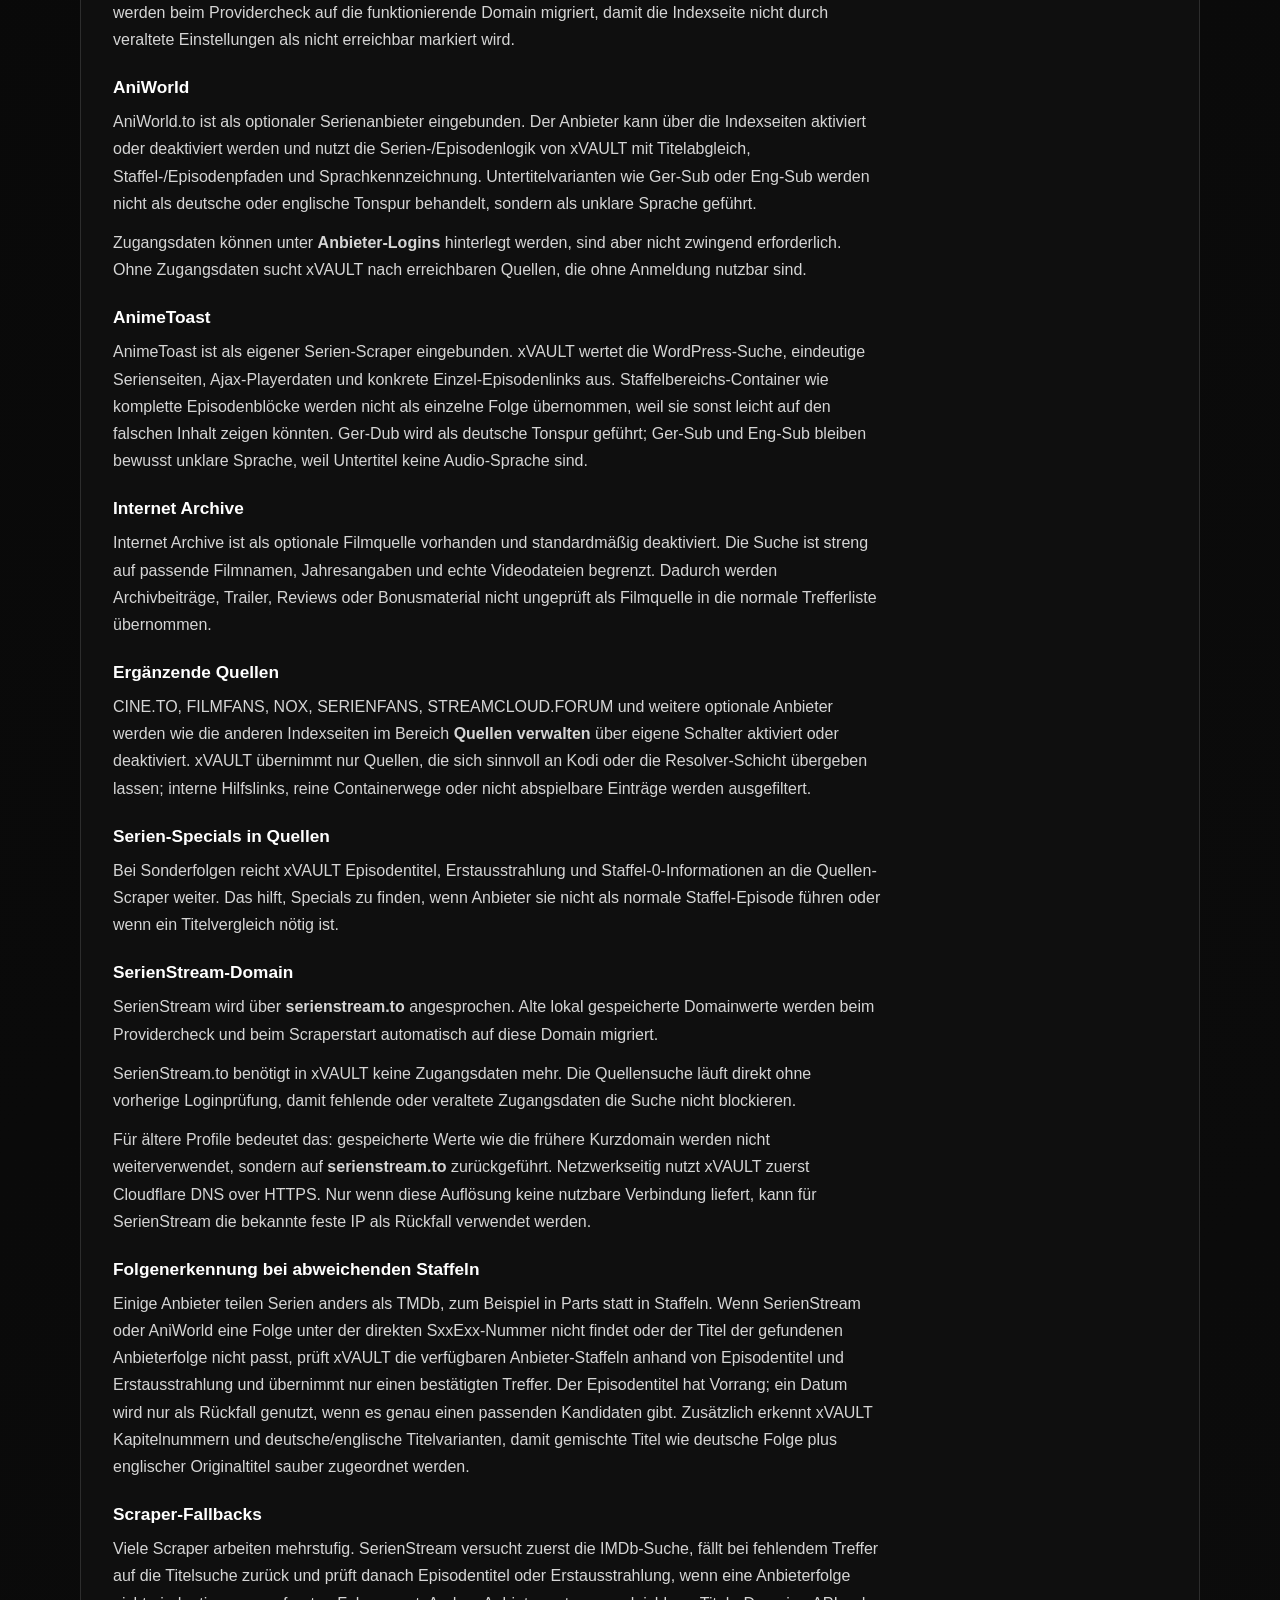
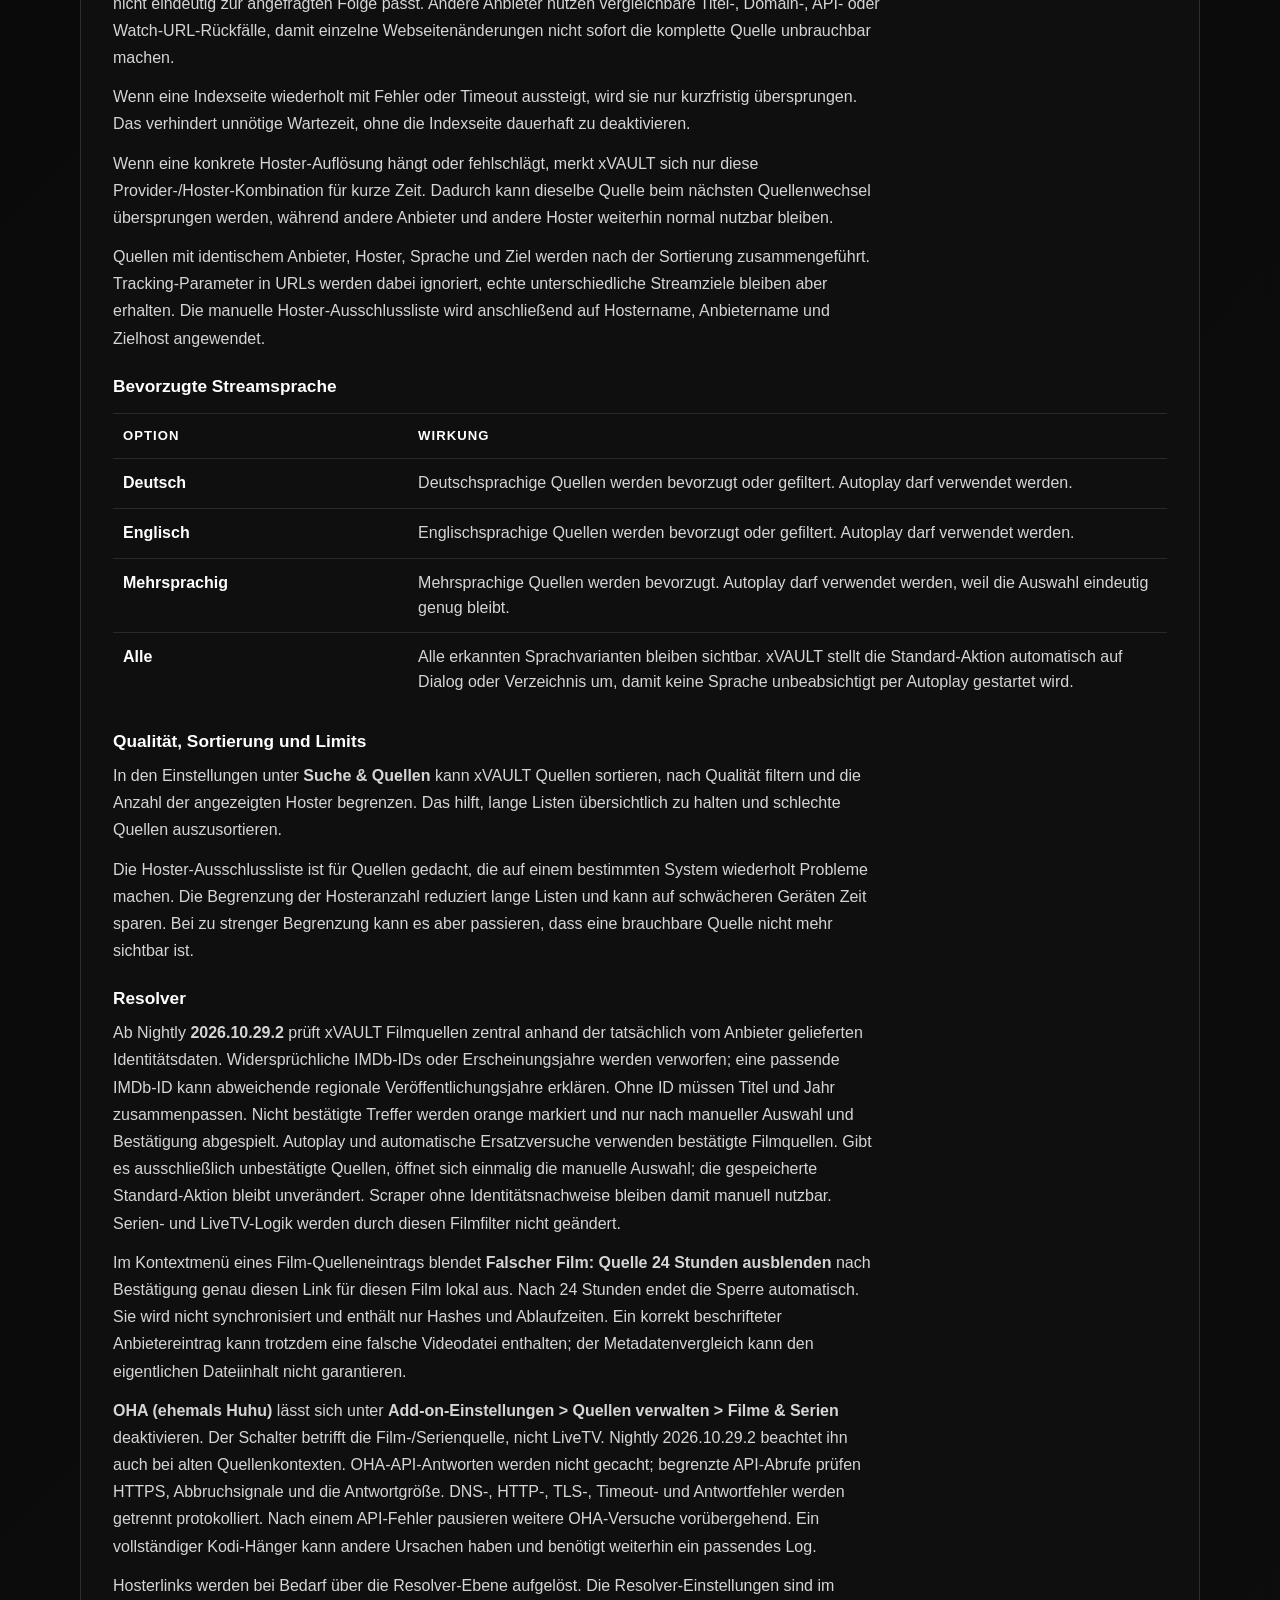
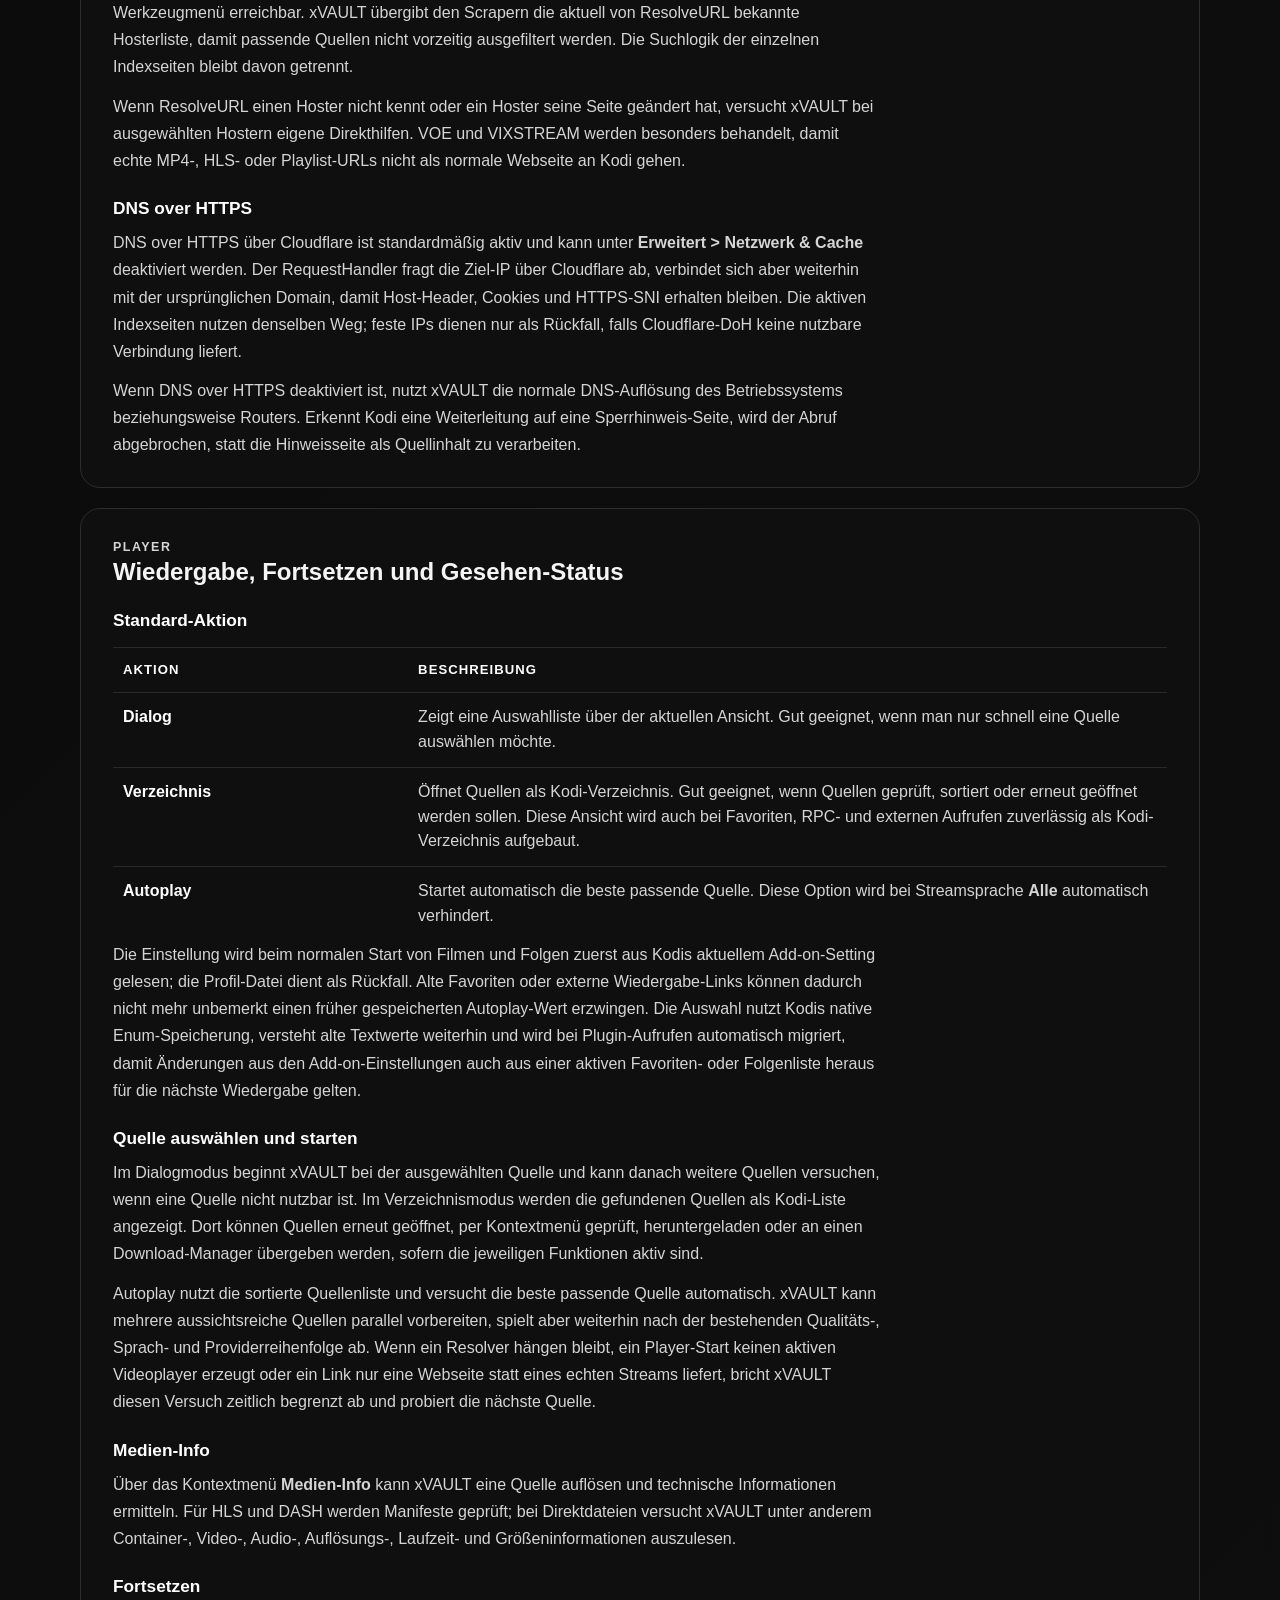
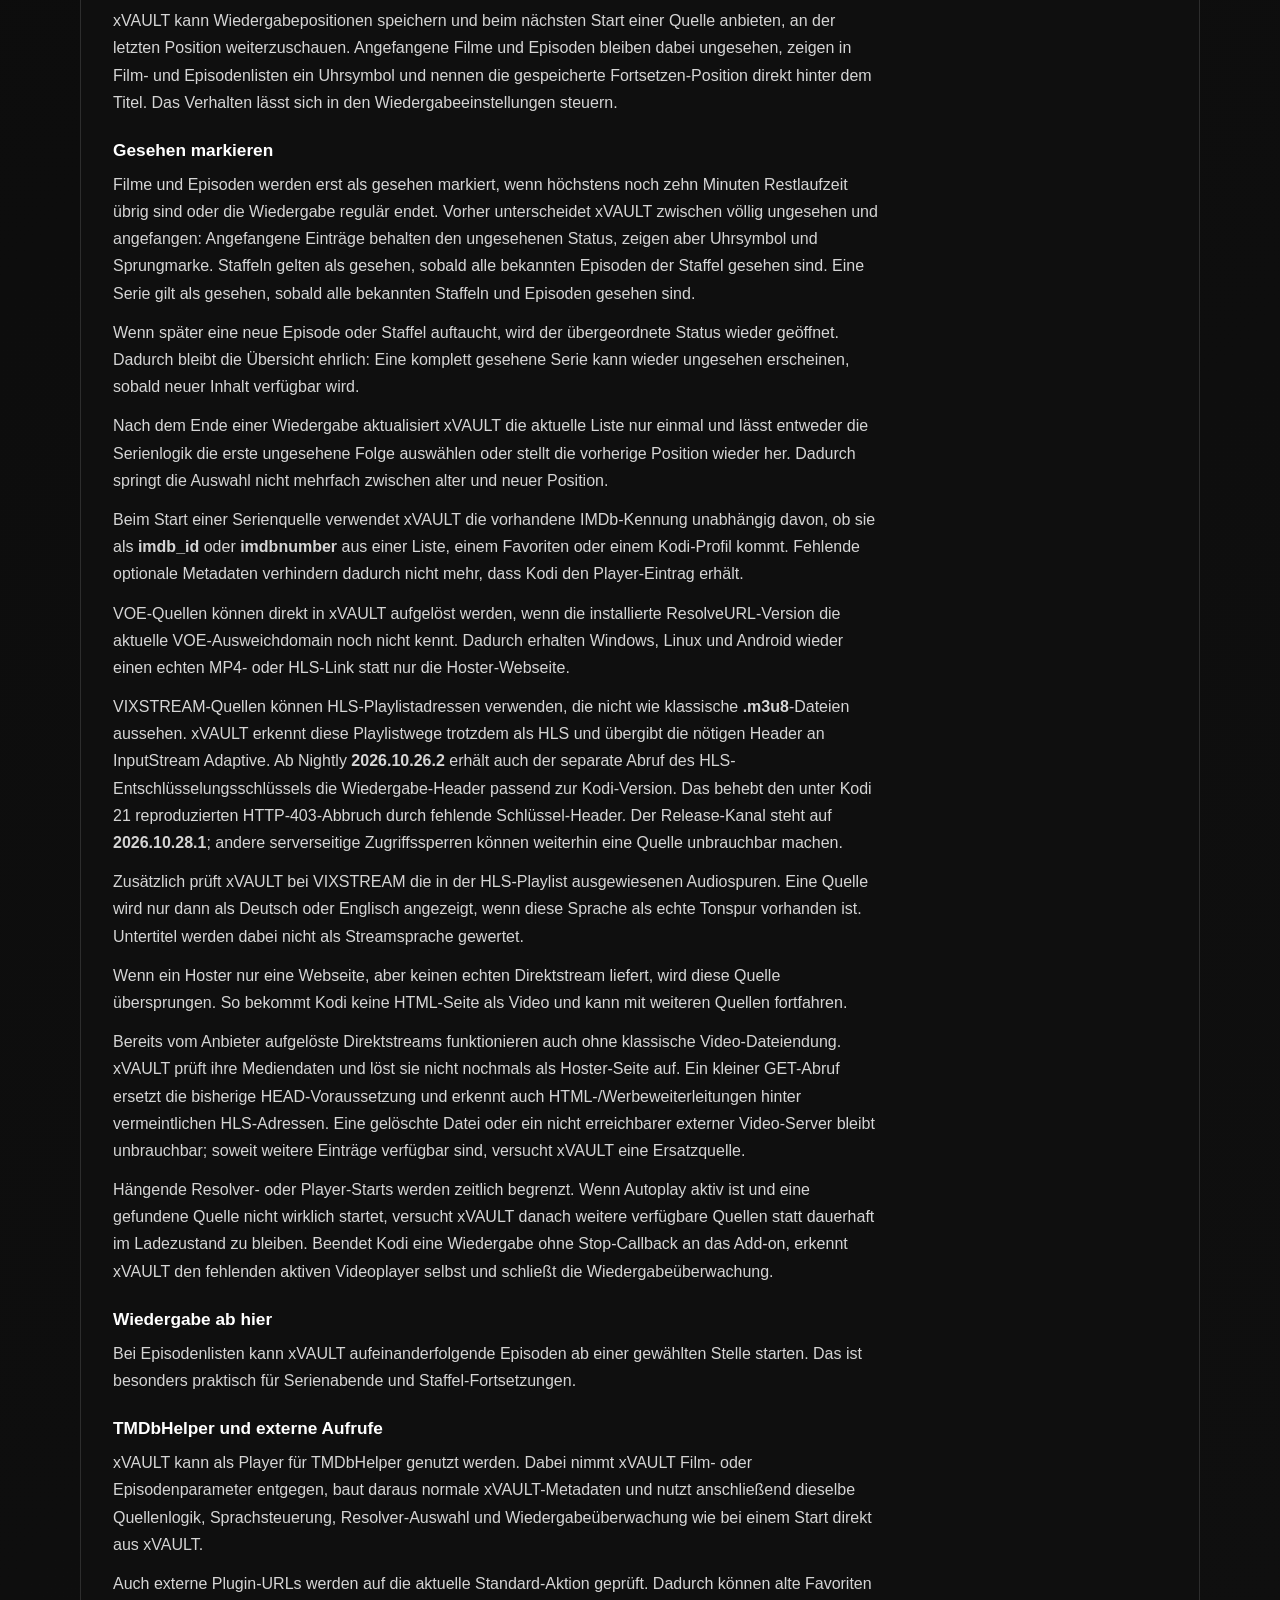
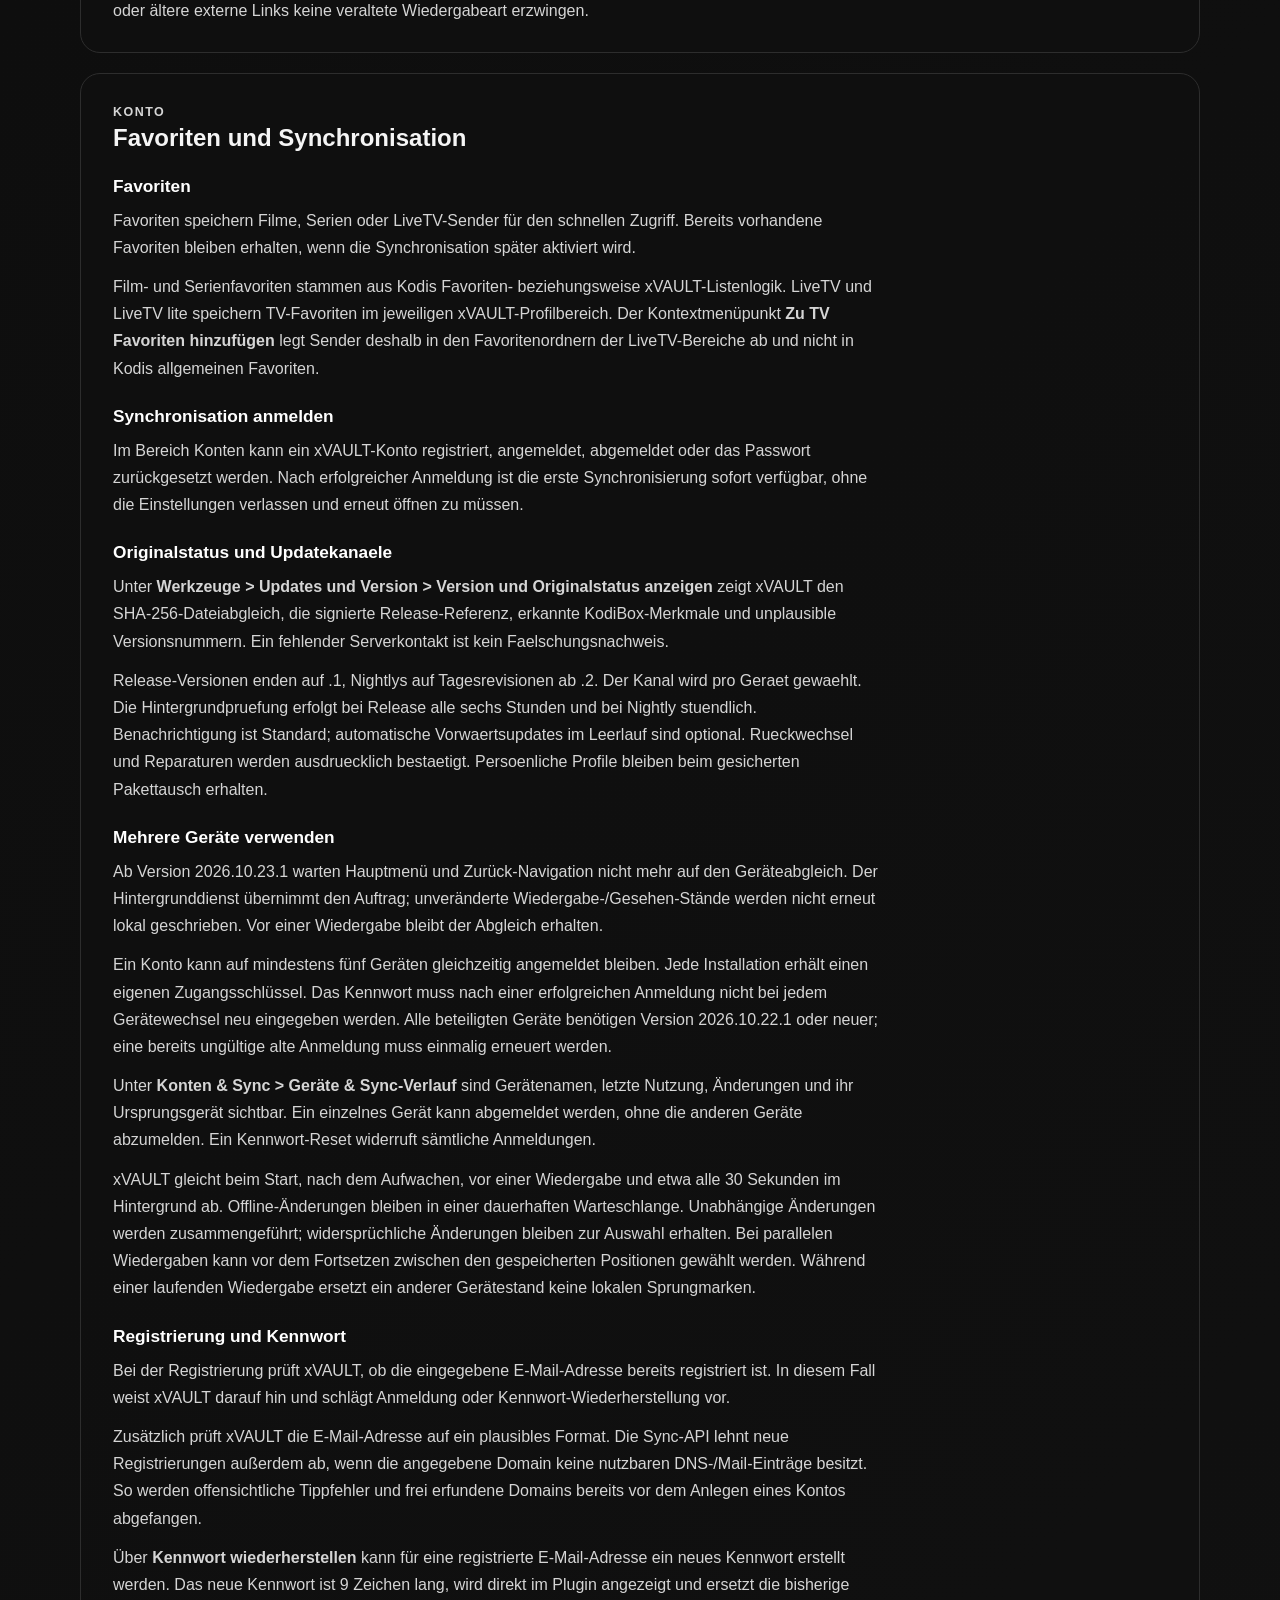
<file: docs/handbuch/index.html>
<!doctype html>
<html lang="de">
<head>
  <meta charset="utf-8">
  <meta name="viewport" content="width=device-width, initial-scale=1">
  <meta name="theme-color" content="#080808">
  <meta name="description" content="xVAULT Handbuch und Wissensdatenbank für Installation, Funktionen, Einstellungen, LiveTV, Synchronisation und Fehlerhilfe.">
  <title>xVAULT Handbuch</title>
  <link rel="icon" href="../assets/icon.png">
  <link rel="stylesheet" href="../style.css">
  <style>
    html {
      scroll-behavior: smooth;
    }

    .manual-page {
      width: min(1120px, calc(100% - 32px));
      padding-top: 36px;
    }

    .manual-hero {
      display: grid;
      grid-template-columns: 120px minmax(0, 1fr);
      gap: 28px;
      align-items: center;
      padding: clamp(24px, 4vw, 42px);
      border: 1px solid #3a3a3a;
      border-radius: 24px;
      background: linear-gradient(145deg, rgba(28, 28, 28, .96), rgba(6, 6, 6, .98));
      box-shadow: 0 24px 80px rgba(0, 0, 0, .52), inset 0 1px rgba(255, 255, 255, .08);
    }

    .manual-hero .logo {
      border-radius: 24%;
    }

    .manual-hero h1 {
      font-size: 4.8rem;
      letter-spacing: 0;
    }

    .manual-actions {
      display: flex;
      flex-wrap: wrap;
      gap: 12px;
      margin-top: 22px;
    }

    .manual-nav {
      position: sticky;
      top: 0;
      z-index: 2;
      margin-top: 20px;
      padding: 14px;
      border: 1px solid #2d2d2d;
      border-radius: 18px;
      background: rgba(10, 10, 10, .94);
      backdrop-filter: blur(12px);
    }

    .manual-nav ul {
      display: flex;
      flex-wrap: wrap;
      gap: 10px;
      margin: 0;
      padding: 0;
      list-style: none;
    }

    .manual-nav a {
      display: inline-flex;
      align-items: center;
      min-height: 34px;
      padding: 7px 10px;
      border: 1px solid #333;
      border-radius: 8px;
      color: #f2f2f2;
      font-size: .9rem;
      font-weight: 800;
      text-decoration: none;
    }

    .manual-nav a:hover {
      border-color: #ff6672;
      color: #fff;
    }

    .manual-section {
      scroll-margin-top: 96px;
    }

    .manual-section h2 {
      margin-bottom: 12px;
    }

    .manual-section h3 {
      margin: 24px 0 10px;
      color: #fff;
      font-size: 1.08rem;
    }

    .manual-section p + p {
      margin-top: 12px;
    }

    .manual-list,
    .manual-section ul {
      margin: 0;
      padding-left: 1.2rem;
      color: #d5d5d5;
      line-height: 1.7;
    }

    .manual-list li + li,
    .manual-section ul li + li {
      margin-top: 7px;
    }

    .quick-grid {
      display: grid;
      grid-template-columns: repeat(auto-fit, minmax(230px, 1fr));
      gap: 14px;
      margin-top: 18px;
    }

    .quick-grid article {
      min-height: 100%;
      padding: 12px 0 0;
      border-top: 1px solid #2d2d2d;
    }

    .quick-grid h3 {
      margin-top: 0;
    }

    .quick-grid p {
      color: #cfcfcf;
      font-size: .95rem;
    }

    .manual-table {
      width: 100%;
      margin-top: 16px;
      border-collapse: collapse;
      color: #d5d5d5;
      line-height: 1.55;
    }

    .manual-table th,
    .manual-table td {
      padding: 12px 10px;
      border-top: 1px solid #292929;
      vertical-align: top;
      text-align: left;
    }

    .manual-table th {
      color: #fff;
      font-size: .82rem;
      letter-spacing: .08em;
      text-transform: uppercase;
    }

    .manual-table td:first-child {
      width: 28%;
      color: #fff;
      font-weight: 800;
    }

    .callout {
      margin-top: 16px;
      padding: 16px;
      border-left: 4px solid #ff3344;
      border-radius: 8px;
      background: rgba(255, 51, 68, .08);
      color: #d5d5d5;
      line-height: 1.7;
    }

    .setting-group {
      margin-top: 18px;
      padding-top: 16px;
      border-top: 1px solid #292929;
    }

    .setting-group:first-of-type {
      margin-top: 6px;
      padding-top: 0;
      border-top: 0;
    }

    .setting-group h3 {
      margin-top: 0;
    }

    .tag-list {
      display: flex;
      flex-wrap: wrap;
      gap: 8px;
      margin: 12px 0 0;
      padding: 0;
      list-style: none;
    }

    .tag-list li {
      margin: 0;
      padding: 6px 9px;
      border: 1px solid #333;
      border-radius: 8px;
      color: #f2f2f2;
      font-size: .9rem;
      font-weight: 700;
    }

    .manual-footer {
      display: flex;
      flex-wrap: wrap;
      justify-content: space-between;
      gap: 14px;
      margin-top: 26px;
      padding-top: 24px;
      border-top: 1px solid #292929;
      color: #999;
    }

    @media (max-width: 720px) {
      .manual-page {
        width: min(100% - 24px, 1120px);
        padding-top: 24px;
      }

      .manual-hero {
        grid-template-columns: 72px minmax(0, 1fr);
        gap: 18px;
      }

      .manual-hero h1 {
        font-size: 3rem;
      }

      .manual-nav {
        position: static;
      }

      .manual-table,
      .manual-table tbody,
      .manual-table tr,
      .manual-table th,
      .manual-table td {
        display: block;
      }

      .manual-table th {
        display: none;
      }

      .manual-table td {
        padding: 10px 0;
      }

      .manual-table td:first-child {
        width: auto;
        padding-bottom: 2px;
      }
    }
  </style>
  <script
    defer
    src="https://cloud.umami.is/script.js"
    data-website-id="9a7c0b38-aea1-468a-bccc-e258aeeb365d"
    data-domains="xvault.repowork.de"
    data-do-not-track="true"
    data-exclude-search="true">
  </script>
</head>
<body>
  <main class="page manual-page">
    <section class="manual-hero">
      <img class="logo" src="../assets/icon.png" alt="xVAULT">
      <div>
        <p class="eyebrow">Wissensdatenbank</p>
        <h1>xVAULT Handbuch</h1>
        <p class="lead">Das Handbuch beschreibt Installation, Menüs, Suche, Quellen, Wiedergabe, LiveTV, Synchronisation, Trakt, Downloads, Untertitel, Werkzeuge und die wichtigsten Einstellungen des Kodi-Add-ons.</p>
        <div class="manual-actions">
          <a class="download" href="../downloads/plugin.video.xvault-2026.11.18.1.zip" download data-umami-event="Handbuch Add-on ZIP heruntergeladen">Add-on herunterladen</a>
          <a class="secondary-download" href="../repository.xvault.zip" download data-umami-event="Handbuch Repository ZIP heruntergeladen">Repository-ZIP</a>
          <a class="plain-link" href="../" data-umami-event="Handbuch Startseite geöffnet">Zur Startseite</a>
        </div>
      </div>
    </section>

    <nav class="manual-nav" aria-label="Handbuch Navigation">
      <ul>
        <li><a href="#ueberblick" data-umami-event="Handbuch Kapitel geöffnet">Überblick</a></li>
        <li><a href="#installation" data-umami-event="Handbuch Kapitel geöffnet">Installation</a></li>
        <li><a href="#hauptmenue" data-umami-event="Handbuch Kapitel geöffnet">Hauptmenü</a></li>
        <li><a href="#suche" data-umami-event="Handbuch Kapitel geöffnet">Suche</a></li>
        <li><a href="#quellen" data-umami-event="Handbuch Kapitel geöffnet">Quellen</a></li>
        <li><a href="#wiedergabe" data-umami-event="Handbuch Kapitel geöffnet">Wiedergabe</a></li>
        <li><a href="#favoriten-sync" data-umami-event="Handbuch Kapitel geöffnet">Favoriten & Sync</a></li>
        <li><a href="#trakt" data-umami-event="Handbuch Kapitel geöffnet">Trakt</a></li>
        <li><a href="#livetv" data-umami-event="Handbuch Kapitel geöffnet">LiveTV</a></li>
        <li><a href="#radio" data-umami-event="Handbuch Kapitel geöffnet">Radio</a></li>
        <li><a href="#downloads" data-umami-event="Handbuch Kapitel geöffnet">Downloads</a></li>
        <li><a href="#werkzeuge" data-umami-event="Handbuch Kapitel geöffnet">Werkzeuge</a></li>
        <li><a href="#einstellungen" data-umami-event="Handbuch Kapitel geöffnet">Einstellungen</a></li>
        <li><a href="#fehlerhilfe" data-umami-event="Handbuch Kapitel geöffnet">Fehlerhilfe</a></li>
        <li><a href="#datenschutz" data-umami-event="Handbuch Kapitel geöffnet">Datenschutz</a></li>
      </ul>
    </nav>

    <section id="ueberblick" class="panel manual-section">
      <p class="section-kicker">Überblick</p>
      <h2>Was xVAULT macht</h2>
      <p>xVAULT ist ein Kodi-Video-Add-on zum Suchen, Anzeigen und Wiedergeben von Filmen, Serien, Episoden, Direktstreams und LiveTV. Das Add-on bündelt mehrere Indexseiten, bereitet Treffer in Kodi-Menüs auf, übergibt abspielbare Links an Kodi oder ResolveURL und verwaltet Favoriten sowie Wiedergabestände.</p>
      <p>Die Bedienung folgt Kodis normalem Add-on-Prinzip: Inhalte werden über Menüs geöffnet, Quellen werden gesammelt, ein Hoster oder Stream wird ausgewählt und Kodi übernimmt die Wiedergabe. Wo sinnvoll, kann xVAULT automatisch auswählen, Quellenlisten kurz zwischenspeichern, gesehen markieren, Wiedergaben fortsetzen und Zustände über mehrere Geräte zusammenführen.</p>
      <div class="quick-grid">
        <article>
          <h3>Medien finden</h3>
          <p>Filme, Serien und Personen können gesucht werden. Zusätzlich gibt es kuratierte Film- und Serienrubriken wie Genres, populäre Inhalte und Bewertungslisten.</p>
        </article>
        <article>
          <h3>Quellen steuern</h3>
          <p>Quellen lassen sich nach Qualität, Sprache, Hoster-Reihenfolge und Menge filtern. Autoplay ist möglich, solange die Sprachwahl eindeutig bleibt.</p>
        </article>
        <article>
          <h3>Status behalten</h3>
          <p>Fortsetzen, Playcount, Gesehen/Ungesehen, Favoriten und Synchronisation helfen dabei, Serien- und Filmstände übersichtlich zu halten.</p>
        </article>
        <article>
          <h3>LiveTV nutzen</h3>
          <p>LiveTV bietet deutsche Sender mit Kategorien, Logos, EPG-Vorschau und Puffereinstellung. LiveTV lite ergänzt schlanke HLS-Streams aus drei Ländergruppen.</p>
        </article>
        <article>
          <h3>Konten verbinden</h3>
          <p>Favoriten und Wiedergabestände können über die xVAULT-Synchronisation zusammengeführt werden. Trakt kann Watchlist, Collection, Gesehen-Status und Scrobbling ergänzen.</p>
        </article>
        <article>
          <h3>Fehler eingrenzen</h3>
          <p>Werkzeuge zeigen Systeminformationen, ResolveURL-Details, Einstellungsreparatur und optionale Supportpakete mit redigierten Diagnosedaten an.</p>
        </article>
      </div>
    </section>

    <section id="installation" class="panel manual-section">
      <p class="section-kicker">Start</p>
      <h2>Installation und Updates</h2>
      <h3>Installation per Add-on-ZIP</h3>
      <ol>
        <li>Die aktuelle ZIP-Datei von der <a class="plain-link" href="../" data-umami-event="Handbuch Startseite geöffnet">xVAULT-Startseite</a> herunterladen.</li>
        <li>In Kodi <strong>Add-ons</strong> öffnen.</li>
        <li><strong>Aus ZIP-Datei installieren</strong> auswählen.</li>
        <li>Die Datei <strong>plugin.video.xvault-2026.11.18.1.zip</strong> auswählen.</li>
        <li>xVAULT starten und die Erststart-Hinweise lesen.</li>
      </ol>
      <h3>Installation per Repository-ZIP</h3>
      <p>Das Repository-ZIP ist der bequemere Weg für Updates. Nach der Installation erkennt Kodi neue Versionen über das xVAULT-Repository.</p>
      <ol>
        <li><a class="plain-link" href="../repository.xvault.zip" download data-umami-event="Handbuch Repository ZIP heruntergeladen">repository.xvault.zip</a> herunterladen oder in Kodi aus einer Quelle auswählen.</li>
        <li>In Kodi <strong>Add-ons > Aus ZIP-Datei installieren</strong> öffnen.</li>
        <li>Das Repository-ZIP installieren.</li>
        <li>Danach xVAULT über das Repository installieren oder aktualisieren.</li>
      </ol>
      <div class="callout">Beim ersten Start legt xVAULT das Repository zusätzlich automatisch in Kodi an. Die automatische Updateprüfung ist standardmäßig aktiv und kann in den Schnellstart-Einstellungen deaktiviert werden.</div>
      <h3>Frische Erstinstallation</h3>
      <p>Bei einer wirklich frischen Installation setzt xVAULT die bevorzugte Streamsprache einmalig auf <strong>Deutsch</strong> und die Standard-Aktion auf <strong>Autoplay</strong>. Bestehende Profile und spätere Updates behalten ihre gewählten Wiedergabeeinstellungen, damit persönliche Einstellungen nicht überschrieben werden.</p>
      <h3>Abhängigkeiten</h3>
      <p>xVAULT benötigt Kodi mit Python 3 und installiert die offiziellen Pflichtmodule über Kodis Add-on-System. ResolveURL ist als optionale, aber praktisch wichtige Hoster-Schicht eingebunden. Für LiveTV können je nach gewählter Wiedergabe-Engine Kodis interne HLS-Wiedergabe, InputStream Adaptive oder InputStream FFmpeg Direct genutzt werden.</p>
      <p>Beim Start prüft xVAULT die bekannten Laufzeitabhängigkeiten und kann fehlende Pflichtmodule nachinstallieren, wenn sie aus den hinterlegten Quellen erreichbar sind. Optionale binäre InputStream-Komponenten werden beim Start nicht erzwungen, weil sie je nach Kodi-Plattform nicht immer verfügbar sind. Der IPTV Simple Client wird dabei nicht automatisch installiert oder aktiviert, weil er ein eigener Kodi-PVR-Client mit eigener Nutzerkonfiguration ist. Wenn eine Abhängigkeit fehlt, lohnt sich ein Blick in <strong>Werkzeuge</strong> und in Kodis Add-on-Bereich.</p>
      <h3>Updates</h3>
      <p>Wenn automatische Updates aktiv sind, prüft xVAULT beim Öffnen des Hauptmenüs, ob über das Repository eine neuere Version bereitsteht. Ist die automatische Prüfung deaktiviert, bleibt die Installation unverändert, bis Kodi oder der Nutzer manuell aktualisiert.</p>
    </section>

    <section id="hauptmenue" class="panel manual-section">
      <p class="section-kicker">Navigation</p>
      <h2>Hauptmenü</h2>
      <p>Das Hauptmenü ist der zentrale Einstiegspunkt. Die Einträge sind auf die häufigsten Arbeitsabläufe ausgelegt: suchen, stöbern, LiveTV oder Radio starten und Werkzeuge öffnen.</p>
      <table class="manual-table">
        <thead>
          <tr><th>Menüpunkt</th><th>Funktion</th></tr>
        </thead>
        <tbody>
          <tr><td>Suche Filme</td><td>Startet eine Filmsuche über die aktivierten Film-Indexseiten. Gesuchte Begriffe werden für spätere Wiederholung gespeichert.</td></tr>
          <tr><td>Suche TV-Serien</td><td>Sucht Serien und führt anschließend zu Staffeln, Episoden und Quellen.</td></tr>
          <tr><td>Suche nach Person / Darsteller</td><td>Sucht nach Personen und zeigt passende Film- oder Serienbezüge an, wenn Metadaten verfügbar sind.</td></tr>
          <tr><td>Collections</td><td>Öffnet Filmreihen und Sammlungen. Die Übersicht wird zwischengespeichert, Detailansichten werden chronologisch sortiert und über TMDb-Filmreihen gegen erkennbare Fremdtreffer abgeglichen.</td></tr>
          <tr><td>Filme</td><td>Öffnet Filmrubriken wie Neu, Jahr, Genres, Streaming-Anbieter, populär, bestbewertet, meistbewertet und bestes Einspielergebnis.</td></tr>
          <tr><td>TV-Serien</td><td>Öffnet Serienrubriken wie Genres, Streaming-Anbieter, populär, bestbewertet und meistbewertet.</td></tr>
          <tr><td>LiveTV</td><td>Öffnet den deutschen LiveTV-Bereich mit Kategorien, Logos, EPG-Vorschau, Favoriten und stabilisierter HLS-Wiedergabe.</td></tr>
          <tr><td>Radio (Nightly)</td><td>Deutsche Radiosender nach Genre, Senderfamilie oder Votes, mit Kodi-Favoriten und Abstimmung.</td></tr>
          <tr><td>LiveTV lite</td><td>Öffnet eine schlanke Senderliste für Deutsche TV, Österreichische TV und Schweizer TV auf Basis der 2ix2-Quelle.</td></tr>
          <tr><td>Werkzeuge</td><td>Öffnet Support-Informationen, die Einstellungsreparatur, xVAULT-Einstellungen und Resolver-Einstellungen.</td></tr>
        </tbody>
      </table>
      <h3>Seitliches Menü und Kontextmenü</h3>
      <p>Viele Kodi-Skins öffnen links oder über die Kontexttaste zusätzliche Aktionen. In Film-, Serien-, Staffel- und Episodenlisten stehen dort je nach Eintrag Funktionen wie <strong>gesehen/ungesehen markieren</strong>, <strong>Trailer abspielen</strong>, <strong>Wiedergabe ab hier</strong>, <strong>Medien-Info</strong>, <strong>Download</strong> oder <strong>Add-on-Settings</strong> bereit.</p>
      <p>Wenn Einstellungen aus einer aktiven Liste heraus geöffnet werden, liest xVAULT die neue Standard-Aktion beim nächsten Start frisch ein. Dadurch greifen Änderungen wie Dialog, Verzeichnis oder Autoplay sofort für die nächste Film- oder Episodenwiedergabe.</p>
    </section>

    <section id="suche" class="panel manual-section">
      <p class="section-kicker">Inhalte finden</p>
      <h2>Suche, Filme und Serien</h2>
      <h3>Filmsuche</h3>
      <p>Die Filmsuche fragt die aktivierten Film-Indexseiten ab und zeigt passende Treffer in Kodi an. Bei Filmen mit mehreren Schreibweisen lohnt sich die Suche nach dem deutschen Titel, dem Originaltitel oder einer gekürzten Titelvariante.</p>
      <p>Metadaten wie Titel, Originaltitel, Jahr, Poster, Fanart und externe IDs kommen aus der Metadaten-Schicht. Diese Daten werden später an die Scraper weitergereicht, damit Anbieter auch dann gefunden werden können, wenn die Schreibweise auf der Webseite abweicht.</p>
      <p>Unter <strong>Filme</strong> und <strong>TV-Serien</strong> gibt es zusätzlich den Bereich <strong>Streaming-Anbieter</strong>. Dort lädt xVAULT die in TMDb für Deutschland verfügbaren Watch-Provider, zeigt sie mit Anbieterlogo an und ruft anschließend TMDb-Discover mit Anbieterfilter auf. Die daraus entstehende Film- oder Serienliste bleibt eine normale xVAULT-Liste: Beim Abspielen werden weiterhin die aktivierten Indexseiten und Resolver genutzt.</p>
      <h3>Seriensuche</h3>
      <p>Die Seriensuche führt von der Serie zur Staffel und von dort zur Episode. xVAULT merkt sich Suchbegriffe und kann einzelne Suchbegriffe wieder entfernen oder die Suchhistorie leeren.</p>
      <p>In der Staffelliste zeigt xVAULT neben normalen Staffeln auch erkannte Specials. In der Episodenliste werden Playcount, Fortsetzen-Status und die Option für die erste ungesehene Folge berücksichtigt, damit lange Serien übersichtlich bleiben.</p>
      <h3>Specials und Staffel 0</h3>
      <p>Wenn TMDb zu einer Serie Inhalte in Staffel 0 liefert, zeigt xVAULT diese Specials oder Pilotfilme als eigenen Eintrag in der Staffelliste an. In der Episodenliste erscheinen sie lesbar als <strong>Special 01</strong>, <strong>Special 02</strong> und so weiter.</p>
      <p>Staffel-0-Folgen bleiben beim Abspielen echte Serienfolgen. Dadurch werden sie nicht versehentlich als Filme an die Quellen-Scraper übergeben und Anbieter wie SerienStream und Vixstream können Sonderfolgen gezielt behandeln.</p>
      <h3>Personensuche</h3>
      <p>Die Personensuche ist für Darsteller, Regie und ähnliche Metadaten gedacht. Je nach Datenlage führt sie zu zugeordneten Titeln oder weiterführenden Übersichten.</p>
      <h3>Collections</h3>
      <p>Collections zeigen Filmreihen und Sammlungen aus Filmo. xVAULT speichert die Übersicht und die Detailseiten für 24 Stunden im Cache, lädt für die enthaltenen Filme zusätzliche Metadaten und sortiert die Filme chronologisch nach Veröffentlichungsdatum beziehungsweise Erscheinungsjahr.</p>
      <p>Damit reine Anbieterlisten nicht ungeprüft übernommen werden, gleicht xVAULT die Detailansicht mit TMDb-Filmreihen ab. Bei Reihen mit mehreren offiziellen Unterreihen, zum Beispiel Batman oder Alien, werden erkannte Fremdtreffer herausgefiltert. Die Collections-Übersicht zeigt bewusst nur den Reihennamen und keine rohe Anbieter-Filmzahl.</p>
      <h3>Rubriken statt Suche</h3>
      <p>Wer nicht nach einem konkreten Titel sucht, kann über Filme und TV-Serien stöbern. Die Rubriken nutzen Metadatenlisten und führen danach wieder in den normalen Quellenablauf.</p>
      <table class="manual-table">
        <thead>
          <tr><th>Bereich</th><th>Typische Nutzung</th></tr>
        </thead>
        <tbody>
          <tr><td>Neue Suche</td><td>Öffnet die Kodi-Tastatur und speichert den Suchbegriff im passenden Suchverlauf.</td></tr>
          <tr><td>Suchverlauf</td><td>Öffnet frühere Suchbegriffe erneut. Einzelne Begriffe können entfernt oder der Verlauf kann komplett geleert werden.</td></tr>
          <tr><td>Collections</td><td>Listet Filmreihen, sortiert enthaltene Filme chronologisch und nutzt TMDb-Filmreihen zur Plausibilitätsprüfung.</td></tr>
          <tr><td>Filmrubriken</td><td>Listet Filme nach Jahr, Genre, Streaming-Anbieter, Popularität, Bewertung, Stimmenzahl oder Einspielergebnis.</td></tr>
          <tr><td>Serienrubriken</td><td>Listet Serien nach Genre, Streaming-Anbieter, Popularität, Bewertung oder Stimmenzahl.</td></tr>
          <tr><td>Personen</td><td>Führt von einem Namen zu bekannten Film- und Serienrollen, sofern Metadaten vorhanden sind.</td></tr>
        </tbody>
      </table>
      <div class="callout">Wenn bei einem Titel keine Quellen angezeigt werden, zuerst die bevorzugte Streamsprache und die aktivierten Indexseiten prüfen. Bei Sprache <strong>Alle</strong> zeigt xVAULT mehr Sprachvarianten, verhindert aber Autoplay, damit die Auswahl sichtbar bleibt.</div>
    </section>

    <section id="quellen" class="panel manual-section">
      <p class="section-kicker">Quellen</p>
      <h2>Scraper, Sprache und Hoster</h2>
      <p>xVAULT sammelt Quellen über aktivierte Indexseiten und bereitet sie als Kodi-Quellenliste auf. Danach wird der passende Hoster oder Stream an Kodi beziehungsweise an die Resolver-Schicht übergeben.</p>
      <p>Gefundene Quellenlisten für Filme und Serien werden im Kodi-Profil zwischengespeichert. Wenn derselbe Film oder dieselbe Folge direkt erneut gestartet wird, kann xVAULT diese Quellenliste wiederverwenden, statt alle Indexseiten sofort noch einmal abzufragen. Der eigentliche Hoster-Link wird trotzdem jedes Mal frisch aufgelöst und geprüft.</p>
      <p>Bei Serien merkt sich xVAULT erfolgreiche Anbieter für spätere Folgen derselben Serie. Dadurch rücken passende Indexseiten bei weiteren Episoden schneller nach vorne, ohne dass andere aktive Anbieter dauerhaft ausgeschlossen werden.</p>
      <h3>So entsteht eine Quellenliste</h3>
      <table class="manual-table">
        <thead>
          <tr><th>Schritt</th><th>Was xVAULT macht</th></tr>
        </thead>
        <tbody>
          <tr><td>Metadaten vorbereiten</td><td>Titel, Originaltitel, Jahr, IMDb-/TMDb-IDs, Staffel, Episode, Episodentitel und Erstausstrahlung werden gesammelt.</td></tr>
          <tr><td>Indexseiten auswählen</td><td>Nur aktivierte Anbieter werden abgefragt. Serien- und Film-Scraper werden passend zum Medientyp genutzt.</td></tr>
          <tr><td>Bekannte Serienanbieter bevorzugen</td><td>Wenn xVAULT für eine Serie bereits erfolgreiche Anbieter kennt, werden diese bei späteren Folgen früher abgefragt.</td></tr>
          <tr><td>Hoster prüfen</td><td>xVAULT liest die ResolveURL-Hosterliste aus den installierten ResolveURL-Plugin-Dateien und reicht sie an Scraper weiter, die diese Information unterstützen. Die eigentliche ResolveURL-Auflösung wird erst beim Start einer Quelle geladen und danach wieder aus dem xVAULT-Invoker gelöst.</td></tr>
          <tr><td>Quellen normalisieren</td><td>Gefundene Einträge erhalten Anbieter, Hoster, Qualität, Sprache, Priorität und eine abspielbare oder auflösbare URL.</td></tr>
          <tr><td>Sprache und Qualität anwenden</td><td>Die Liste wird nach Sprache, Qualität, Providerreihenfolge, Hosterlimit und Ausschlussliste sortiert oder gefiltert. Dubletten werden erst nach dieser Bewertung entfernt, damit die Sortierung nachvollziehbar bleibt.</td></tr>
          <tr><td>Abspielen vorbereiten</td><td>Beim Start löst xVAULT die Quelle frisch auf, überspringt unbrauchbare HTML-Seiten und übergibt nur nutzbare Medienlinks an Kodi. Provider-/Hoster-Kombinationen, die gerade mit Timeout oder Resolverfehler aufgefallen sind, werden kurzzeitig übersprungen.</td></tr>
        </tbody>
      </table>
      <h3>Aktivierbare Indexseiten</h3>
      <ul class="tag-list" aria-label="Indexseiten">
        <li>Einschalten</li>
        <li>Filmpalast</li>
        <li>Filmo</li>
        <li>Filmpro</li>
        <li>HDFilme</li>
        <li>FHDFilme</li>
        <li>Huhu</li>
        <li>KinoGer</li>
        <li>KinoKiste</li>
        <li>Kinox</li>
        <li>KKiste</li>
        <li>Megakino</li>
        <li>MoFlix</li>
        <li>Movie2k</li>
        <li>Movie2k2</li>
        <li>Movie4k</li>
        <li>Netzkino</li>
        <li>SerienStream</li>
        <li>AniWorld</li>
        <li>StreamCloud</li>
        <li>CINE.TO</li>
        <li>FILMFANS</li>
        <li>NOX</li>
        <li>SERIENFANS</li>
        <li>STREAMCLOUD.FORUM</li>
        <li>TopStreamFilm</li>
        <li>VixStream</li>
      </ul>
      <h3>Quellen verwalten</h3>
      <p>Die Anbieter liegen in den Einstellungen im Bereich <strong>Quellen verwalten</strong>. Dort sind sie nach <strong>Filme &amp; Serien</strong>, <strong>Nur Filme</strong> und <strong>Nur Serien</strong> gruppiert.</p>
      <table class="manual-table">
        <thead>
          <tr><th>Bereich</th><th>Anbieter</th></tr>
        </thead>
        <tbody>
          <tr><td>Filme &amp; Serien</td><td>Einschalten, Filmpalast, Filmo, Filmpro, HDFilme, FHDFilme, Huhu, KinoGer, KinoKiste, Kinox, KKiste, Megakino, MoFlix, Movie2k, Movie2k2, Movie4k, Nox, StreamCloud, StreamCloud Forum, TopStreamFilm und VixStream.</td></tr>
          <tr><td>Nur Filme</td><td>Cine.to, Filmfans, Netzkino und Internet Archive.</td></tr>
          <tr><td>Nur Serien</td><td>SerienStream.to, AniWorld.to, AnimeToast und Serienfans.</td></tr>
          <tr><td>Ausgeblendet</td><td>BS.to ist in der aktuellen Oberfläche nicht als aktivierbare Quelle sichtbar und wird vom Scraper-Lader übersprungen.</td></tr>
        </tbody>
      </table>
      <h3>Filmpalast</h3>
      <p>Filmpalast wird für Filme und Serien als normale Indexseite geführt. xVAULT berücksichtigt die aktuelle Such- und Quellenstruktur der Seite, schützt korrekt kodierte Suchpfade vor Doppel-Kodierung, wertet mehrere Suchergebnisseiten aus und erkennt Treffer über Linktitel, Zusatzattribute, Bildtexte und URL-Slugs. Erkannte Jahresangaben werden tolerant geprüft, damit ein leicht abweichendes Veröffentlichungsdatum nicht sofort einen ansonsten passenden Treffer entfernt.</p>
      <h3>Filmo</h3>
      <p>Filmo wird zusätzlich zu den Collections auch als normale Filmquelle genutzt. Bei der Quellensuche liest xVAULT die Filmo-Suche, öffnet passende Filmseiten, übernimmt Deutsch- und Englisch-Providerchips und löst sie vor der Quellenanzeige über den Filmo-Mint-Endpunkt in echte Hoster-Weiterleitungen auf. Dafür nutzt xVAULT die eigene RequestHandler-Logik mit CSRF-Token, Session-Cookies, direkten Mint-Zielen sowie HTTP- und HTML-Redirects. Andere Sprachvarianten werden nicht als eigene xVAULT-Sprache geführt.</p>
      <h3>MoFlix</h3>
      <p>MoFlix ist als optionale Film- und Serienquelle verfügbar. xVAULT nutzt die Titelsuche der Seite, prüft Treffer gegen Titel, Jahr und IMDb-ID und entfernt direkte HLS-Kandidaten, wenn deren Unter-Playlists nicht erreichbar sind. Unterstützte Spiegel werden als normale ResolveURL-Quellen angezeigt.</p>
      <h3>Movie4k</h3>
      <p>Movie4k nutzt die aktuelle API-Struktur der erreichbaren Domain. Alte gespeicherte Movie4k-Domainwerte werden beim Providercheck auf die funktionierende Domain migriert, damit die Indexseite nicht durch veraltete Einstellungen als nicht erreichbar markiert wird.</p>
      <h3>AniWorld</h3>
      <p>AniWorld.to ist als optionaler Serienanbieter eingebunden. Der Anbieter kann über die Indexseiten aktiviert oder deaktiviert werden und nutzt die Serien-/Episodenlogik von xVAULT mit Titelabgleich, Staffel-/Episodenpfaden und Sprachkennzeichnung. Untertitelvarianten wie Ger-Sub oder Eng-Sub werden nicht als deutsche oder englische Tonspur behandelt, sondern als unklare Sprache geführt.</p>
      <p>Zugangsdaten können unter <strong>Anbieter-Logins</strong> hinterlegt werden, sind aber nicht zwingend erforderlich. Ohne Zugangsdaten sucht xVAULT nach erreichbaren Quellen, die ohne Anmeldung nutzbar sind.</p>
      <h3>AnimeToast</h3>
      <p>AnimeToast ist als eigener Serien-Scraper eingebunden. xVAULT wertet die WordPress-Suche, eindeutige Serienseiten, Ajax-Playerdaten und konkrete Einzel-Episodenlinks aus. Staffelbereichs-Container wie komplette Episodenblöcke werden nicht als einzelne Folge übernommen, weil sie sonst leicht auf den falschen Inhalt zeigen könnten. Ger-Dub wird als deutsche Tonspur geführt; Ger-Sub und Eng-Sub bleiben bewusst unklare Sprache, weil Untertitel keine Audio-Sprache sind.</p>
      <h3>Internet Archive</h3>
      <p>Internet Archive ist als optionale Filmquelle vorhanden und standardmäßig deaktiviert. Die Suche ist streng auf passende Filmnamen, Jahresangaben und echte Videodateien begrenzt. Dadurch werden Archivbeiträge, Trailer, Reviews oder Bonusmaterial nicht ungeprüft als Filmquelle in die normale Trefferliste übernommen.</p>
      <h3>Ergänzende Quellen</h3>
      <p>CINE.TO, FILMFANS, NOX, SERIENFANS, STREAMCLOUD.FORUM und weitere optionale Anbieter werden wie die anderen Indexseiten im Bereich <strong>Quellen verwalten</strong> über eigene Schalter aktiviert oder deaktiviert. xVAULT übernimmt nur Quellen, die sich sinnvoll an Kodi oder die Resolver-Schicht übergeben lassen; interne Hilfslinks, reine Containerwege oder nicht abspielbare Einträge werden ausgefiltert.</p>
      <h3>Serien-Specials in Quellen</h3>
      <p>Bei Sonderfolgen reicht xVAULT Episodentitel, Erstausstrahlung und Staffel-0-Informationen an die Quellen-Scraper weiter. Das hilft, Specials zu finden, wenn Anbieter sie nicht als normale Staffel-Episode führen oder wenn ein Titelvergleich nötig ist.</p>
      <h3>SerienStream-Domain</h3>
      <p>SerienStream wird über <strong>serienstream.to</strong> angesprochen. Alte lokal gespeicherte Domainwerte werden beim Providercheck und beim Scraperstart automatisch auf diese Domain migriert.</p>
      <p>SerienStream.to benötigt in xVAULT keine Zugangsdaten mehr. Die Quellensuche läuft direkt ohne vorherige Loginprüfung, damit fehlende oder veraltete Zugangsdaten die Suche nicht blockieren.</p>
      <p>Für ältere Profile bedeutet das: gespeicherte Werte wie die frühere Kurzdomain werden nicht weiterverwendet, sondern auf <strong>serienstream.to</strong> zurückgeführt. Netzwerkseitig nutzt xVAULT zuerst Cloudflare DNS over HTTPS. Nur wenn diese Auflösung keine nutzbare Verbindung liefert, kann für SerienStream die bekannte feste IP als Rückfall verwendet werden.</p>
      <h3>Folgenerkennung bei abweichenden Staffeln</h3>
      <p>Einige Anbieter teilen Serien anders als TMDb, zum Beispiel in Parts statt in Staffeln. Wenn SerienStream oder AniWorld eine Folge unter der direkten SxxExx-Nummer nicht findet oder der Titel der gefundenen Anbieterfolge nicht passt, prüft xVAULT die verfügbaren Anbieter-Staffeln anhand von Episodentitel und Erstausstrahlung und übernimmt nur einen bestätigten Treffer. Der Episodentitel hat Vorrang; ein Datum wird nur als Rückfall genutzt, wenn es genau einen passenden Kandidaten gibt. Zusätzlich erkennt xVAULT Kapitelnummern und deutsche/englische Titelvarianten, damit gemischte Titel wie deutsche Folge plus englischer Originaltitel sauber zugeordnet werden.</p>
      <h3>Scraper-Fallbacks</h3>
      <p>Viele Scraper arbeiten mehrstufig. SerienStream versucht zuerst die IMDb-Suche, fällt bei fehlendem Treffer auf die Titelsuche zurück und prüft danach Episodentitel oder Erstausstrahlung, wenn eine Anbieterfolge nicht eindeutig zur angefragten Folge passt. Andere Anbieter nutzen vergleichbare Titel-, Domain-, API- oder Watch-URL-Rückfälle, damit einzelne Webseitenänderungen nicht sofort die komplette Quelle unbrauchbar machen.</p>
      <p>Wenn eine Indexseite wiederholt mit Fehler oder Timeout aussteigt, wird sie nur kurzfristig übersprungen. Das verhindert unnötige Wartezeit, ohne die Indexseite dauerhaft zu deaktivieren.</p>
      <p>Wenn eine konkrete Hoster-Auflösung hängt oder fehlschlägt, merkt xVAULT sich nur diese Provider-/Hoster-Kombination für kurze Zeit. Dadurch kann dieselbe Quelle beim nächsten Quellenwechsel übersprungen werden, während andere Anbieter und andere Hoster weiterhin normal nutzbar bleiben.</p>
      <p>Quellen mit identischem Anbieter, Hoster, Sprache und Ziel werden nach der Sortierung zusammengeführt. Tracking-Parameter in URLs werden dabei ignoriert, echte unterschiedliche Streamziele bleiben aber erhalten. Die manuelle Hoster-Ausschlussliste wird anschließend auf Hostername, Anbietername und Zielhost angewendet.</p>
      <h3>Bevorzugte Streamsprache</h3>
      <table class="manual-table">
        <thead>
          <tr><th>Option</th><th>Wirkung</th></tr>
        </thead>
        <tbody>
          <tr><td>Deutsch</td><td>Deutschsprachige Quellen werden bevorzugt oder gefiltert. Autoplay darf verwendet werden.</td></tr>
          <tr><td>Englisch</td><td>Englischsprachige Quellen werden bevorzugt oder gefiltert. Autoplay darf verwendet werden.</td></tr>
          <tr><td>Mehrsprachig</td><td>Mehrsprachige Quellen werden bevorzugt. Autoplay darf verwendet werden, weil die Auswahl eindeutig genug bleibt.</td></tr>
          <tr><td>Alle</td><td>Alle erkannten Sprachvarianten bleiben sichtbar. xVAULT stellt die Standard-Aktion automatisch auf Dialog oder Verzeichnis um, damit keine Sprache unbeabsichtigt per Autoplay gestartet wird.</td></tr>
        </tbody>
      </table>
      <h3>Qualität, Sortierung und Limits</h3>
      <p>In den Einstellungen unter <strong>Suche &amp; Quellen</strong> kann xVAULT Quellen sortieren, nach Qualität filtern und die Anzahl der angezeigten Hoster begrenzen. Das hilft, lange Listen übersichtlich zu halten und schlechte Quellen auszusortieren.</p>
      <p>Die Hoster-Ausschlussliste ist für Quellen gedacht, die auf einem bestimmten System wiederholt Probleme machen. Die Begrenzung der Hosteranzahl reduziert lange Listen und kann auf schwächeren Geräten Zeit sparen. Bei zu strenger Begrenzung kann es aber passieren, dass eine brauchbare Quelle nicht mehr sichtbar ist.</p>
      <h3>Resolver</h3>
        <p>Ab Nightly <strong>2026.10.29.2</strong> prüft xVAULT Filmquellen zentral anhand der tatsächlich vom Anbieter gelieferten Identitätsdaten. Widersprüchliche IMDb-IDs oder Erscheinungsjahre werden verworfen; eine passende IMDb-ID kann abweichende regionale Veröffentlichungsjahre erklären. Ohne ID müssen Titel und Jahr zusammenpassen. Nicht bestätigte Treffer werden orange markiert und nur nach manueller Auswahl und Bestätigung abgespielt. Autoplay und automatische Ersatzversuche verwenden bestätigte Filmquellen. Gibt es ausschließlich unbestätigte Quellen, öffnet sich einmalig die manuelle Auswahl; die gespeicherte Standard-Aktion bleibt unverändert. Scraper ohne Identitätsnachweise bleiben damit manuell nutzbar. Serien- und LiveTV-Logik werden durch diesen Filmfilter nicht geändert.</p>
        <p>Im Kontextmenü eines Film-Quelleneintrags blendet <strong>Falscher Film: Quelle 24 Stunden ausblenden</strong> nach Bestätigung genau diesen Link für diesen Film lokal aus. Nach 24 Stunden endet die Sperre automatisch. Sie wird nicht synchronisiert und enthält nur Hashes und Ablaufzeiten. Ein korrekt beschrifteter Anbietereintrag kann trotzdem eine falsche Videodatei enthalten; der Metadatenvergleich kann den eigentlichen Dateiinhalt nicht garantieren.</p>
        <p><strong>OHA (ehemals Huhu)</strong> lässt sich unter <strong>Add-on-Einstellungen &gt; Quellen verwalten &gt; Filme &amp; Serien</strong> deaktivieren. Der Schalter betrifft die Film-/Serienquelle, nicht LiveTV. Nightly 2026.10.29.2 beachtet ihn auch bei alten Quellenkontexten. OHA-API-Antworten werden nicht gecacht; begrenzte API-Abrufe prüfen HTTPS, Abbruchsignale und die Antwortgröße. DNS-, HTTP-, TLS-, Timeout- und Antwortfehler werden getrennt protokolliert. Nach einem API-Fehler pausieren weitere OHA-Versuche vorübergehend. Ein vollständiger Kodi-Hänger kann andere Ursachen haben und benötigt weiterhin ein passendes Log.</p>
      <p>Hosterlinks werden bei Bedarf über die Resolver-Ebene aufgelöst. Die Resolver-Einstellungen sind im Werkzeugmenü erreichbar. xVAULT übergibt den Scrapern die aktuell von ResolveURL bekannte Hosterliste, damit passende Quellen nicht vorzeitig ausgefiltert werden. Die Suchlogik der einzelnen Indexseiten bleibt davon getrennt.</p>
      <p>Wenn ResolveURL einen Hoster nicht kennt oder ein Hoster seine Seite geändert hat, versucht xVAULT bei ausgewählten Hostern eigene Direkthilfen. VOE und VIXSTREAM werden besonders behandelt, damit echte MP4-, HLS- oder Playlist-URLs nicht als normale Webseite an Kodi gehen.</p>
      <h3>DNS over HTTPS</h3>
      <p>DNS over HTTPS über Cloudflare ist standardmäßig aktiv und kann unter <strong>Erweitert &gt; Netzwerk &amp; Cache</strong> deaktiviert werden. Der RequestHandler fragt die Ziel-IP über Cloudflare ab, verbindet sich aber weiterhin mit der ursprünglichen Domain, damit Host-Header, Cookies und HTTPS-SNI erhalten bleiben. Die aktiven Indexseiten nutzen denselben Weg; feste IPs dienen nur als Rückfall, falls Cloudflare-DoH keine nutzbare Verbindung liefert.</p>
      <p>Wenn DNS over HTTPS deaktiviert ist, nutzt xVAULT die normale DNS-Auflösung des Betriebssystems beziehungsweise Routers. Erkennt Kodi eine Weiterleitung auf eine Sperrhinweis-Seite, wird der Abruf abgebrochen, statt die Hinweisseite als Quellinhalt zu verarbeiten.</p>
    </section>

    <section id="wiedergabe" class="panel manual-section">
      <p class="section-kicker">Player</p>
      <h2>Wiedergabe, Fortsetzen und Gesehen-Status</h2>
      <h3>Standard-Aktion</h3>
      <table class="manual-table">
        <thead>
          <tr><th>Aktion</th><th>Beschreibung</th></tr>
        </thead>
        <tbody>
          <tr><td>Dialog</td><td>Zeigt eine Auswahlliste über der aktuellen Ansicht. Gut geeignet, wenn man nur schnell eine Quelle auswählen möchte.</td></tr>
          <tr><td>Verzeichnis</td><td>Öffnet Quellen als Kodi-Verzeichnis. Gut geeignet, wenn Quellen geprüft, sortiert oder erneut geöffnet werden sollen. Diese Ansicht wird auch bei Favoriten, RPC- und externen Aufrufen zuverlässig als Kodi-Verzeichnis aufgebaut.</td></tr>
          <tr><td>Autoplay</td><td>Startet automatisch die beste passende Quelle. Diese Option wird bei Streamsprache <strong>Alle</strong> automatisch verhindert.</td></tr>
        </tbody>
      </table>
      <p>Die Einstellung wird beim normalen Start von Filmen und Folgen zuerst aus Kodis aktuellem Add-on-Setting gelesen; die Profil-Datei dient als Rückfall. Alte Favoriten oder externe Wiedergabe-Links können dadurch nicht mehr unbemerkt einen früher gespeicherten Autoplay-Wert erzwingen. Die Auswahl nutzt Kodis native Enum-Speicherung, versteht alte Textwerte weiterhin und wird bei Plugin-Aufrufen automatisch migriert, damit Änderungen aus den Add-on-Einstellungen auch aus einer aktiven Favoriten- oder Folgenliste heraus für die nächste Wiedergabe gelten.</p>
      <h3>Quelle auswählen und starten</h3>
      <p>Im Dialogmodus beginnt xVAULT bei der ausgewählten Quelle und kann danach weitere Quellen versuchen, wenn eine Quelle nicht nutzbar ist. Im Verzeichnismodus werden die gefundenen Quellen als Kodi-Liste angezeigt. Dort können Quellen erneut geöffnet, per Kontextmenü geprüft, heruntergeladen oder an einen Download-Manager übergeben werden, sofern die jeweiligen Funktionen aktiv sind.</p>
      <p>Autoplay nutzt die sortierte Quellenliste und versucht die beste passende Quelle automatisch. xVAULT kann mehrere aussichtsreiche Quellen parallel vorbereiten, spielt aber weiterhin nach der bestehenden Qualitäts-, Sprach- und Providerreihenfolge ab. Wenn ein Resolver hängen bleibt, ein Player-Start keinen aktiven Videoplayer erzeugt oder ein Link nur eine Webseite statt eines echten Streams liefert, bricht xVAULT diesen Versuch zeitlich begrenzt ab und probiert die nächste Quelle.</p>
      <h3>Medien-Info</h3>
      <p>Über das Kontextmenü <strong>Medien-Info</strong> kann xVAULT eine Quelle auflösen und technische Informationen ermitteln. Für HLS und DASH werden Manifeste geprüft; bei Direktdateien versucht xVAULT unter anderem Container-, Video-, Audio-, Auflösungs-, Laufzeit- und Größeninformationen auszulesen.</p>
      <h3>Fortsetzen</h3>
      <p>xVAULT kann Wiedergabepositionen speichern und beim nächsten Start einer Quelle anbieten, an der letzten Position weiterzuschauen. Angefangene Filme und Episoden bleiben dabei ungesehen, zeigen in Film- und Episodenlisten ein Uhrsymbol und nennen die gespeicherte Fortsetzen-Position direkt hinter dem Titel. Das Verhalten lässt sich in den Wiedergabeeinstellungen steuern.</p>
      <h3>Gesehen markieren</h3>
      <p>Filme und Episoden werden erst als gesehen markiert, wenn höchstens noch zehn Minuten Restlaufzeit übrig sind oder die Wiedergabe regulär endet. Vorher unterscheidet xVAULT zwischen völlig ungesehen und angefangen: Angefangene Einträge behalten den ungesehenen Status, zeigen aber Uhrsymbol und Sprungmarke. Staffeln gelten als gesehen, sobald alle bekannten Episoden der Staffel gesehen sind. Eine Serie gilt als gesehen, sobald alle bekannten Staffeln und Episoden gesehen sind.</p>
      <p>Wenn später eine neue Episode oder Staffel auftaucht, wird der übergeordnete Status wieder geöffnet. Dadurch bleibt die Übersicht ehrlich: Eine komplett gesehene Serie kann wieder ungesehen erscheinen, sobald neuer Inhalt verfügbar wird.</p>
      <p>Nach dem Ende einer Wiedergabe aktualisiert xVAULT die aktuelle Liste nur einmal und lässt entweder die Serienlogik die erste ungesehene Folge auswählen oder stellt die vorherige Position wieder her. Dadurch springt die Auswahl nicht mehrfach zwischen alter und neuer Position.</p>
      <p>Beim Start einer Serienquelle verwendet xVAULT die vorhandene IMDb-Kennung unabhängig davon, ob sie als <strong>imdb_id</strong> oder <strong>imdbnumber</strong> aus einer Liste, einem Favoriten oder einem Kodi-Profil kommt. Fehlende optionale Metadaten verhindern dadurch nicht mehr, dass Kodi den Player-Eintrag erhält.</p>
      <p>VOE-Quellen können direkt in xVAULT aufgelöst werden, wenn die installierte ResolveURL-Version die aktuelle VOE-Ausweichdomain noch nicht kennt. Dadurch erhalten Windows, Linux und Android wieder einen echten MP4- oder HLS-Link statt nur die Hoster-Webseite.</p>
      <p>VIXSTREAM-Quellen können HLS-Playlistadressen verwenden, die nicht wie klassische <strong>.m3u8</strong>-Dateien aussehen. xVAULT erkennt diese Playlistwege trotzdem als HLS und übergibt die nötigen Header an InputStream Adaptive. Ab Nightly <strong>2026.10.26.2</strong> erhält auch der separate Abruf des HLS-Entschlüsselungsschlüssels die Wiedergabe-Header passend zur Kodi-Version. Das behebt den unter Kodi 21 reproduzierten HTTP-403-Abbruch durch fehlende Schlüssel-Header. Der Release-Kanal steht auf <strong>2026.10.28.1</strong>; andere serverseitige Zugriffssperren können weiterhin eine Quelle unbrauchbar machen.</p>
      <p>Zusätzlich prüft xVAULT bei VIXSTREAM die in der HLS-Playlist ausgewiesenen Audiospuren. Eine Quelle wird nur dann als Deutsch oder Englisch angezeigt, wenn diese Sprache als echte Tonspur vorhanden ist. Untertitel werden dabei nicht als Streamsprache gewertet.</p>
      <p>Wenn ein Hoster nur eine Webseite, aber keinen echten Direktstream liefert, wird diese Quelle übersprungen. So bekommt Kodi keine HTML-Seite als Video und kann mit weiteren Quellen fortfahren.</p>
      <p>Bereits vom Anbieter aufgelöste Direktstreams funktionieren auch ohne klassische Video-Dateiendung. xVAULT prüft ihre Mediendaten und löst sie nicht nochmals als Hoster-Seite auf. Ein kleiner GET-Abruf ersetzt die bisherige HEAD-Voraussetzung und erkennt auch HTML-/Werbeweiterleitungen hinter vermeintlichen HLS-Adressen. Eine gelöschte Datei oder ein nicht erreichbarer externer Video-Server bleibt unbrauchbar; soweit weitere Einträge verfügbar sind, versucht xVAULT eine Ersatzquelle.</p>
      <p>Hängende Resolver- oder Player-Starts werden zeitlich begrenzt. Wenn Autoplay aktiv ist und eine gefundene Quelle nicht wirklich startet, versucht xVAULT danach weitere verfügbare Quellen statt dauerhaft im Ladezustand zu bleiben. Beendet Kodi eine Wiedergabe ohne Stop-Callback an das Add-on, erkennt xVAULT den fehlenden aktiven Videoplayer selbst und schließt die Wiedergabeüberwachung.</p>
      <h3>Wiedergabe ab hier</h3>
      <p>Bei Episodenlisten kann xVAULT aufeinanderfolgende Episoden ab einer gewählten Stelle starten. Das ist besonders praktisch für Serienabende und Staffel-Fortsetzungen.</p>
      <h3>TMDbHelper und externe Aufrufe</h3>
      <p>xVAULT kann als Player für TMDbHelper genutzt werden. Dabei nimmt xVAULT Film- oder Episodenparameter entgegen, baut daraus normale xVAULT-Metadaten und nutzt anschließend dieselbe Quellenlogik, Sprachsteuerung, Resolver-Auswahl und Wiedergabeüberwachung wie bei einem Start direkt aus xVAULT.</p>
      <p>Auch externe Plugin-URLs werden auf die aktuelle Standard-Aktion geprüft. Dadurch können alte Favoriten oder ältere externe Links keine veraltete Wiedergabeart erzwingen.</p>
    </section>

    <section id="favoriten-sync" class="panel manual-section">
      <p class="section-kicker">Konto</p>
      <h2>Favoriten und Synchronisation</h2>
      <h3>Favoriten</h3>
      <p>Favoriten speichern Filme, Serien oder LiveTV-Sender für den schnellen Zugriff. Bereits vorhandene Favoriten bleiben erhalten, wenn die Synchronisation später aktiviert wird.</p>
      <p>Film- und Serienfavoriten stammen aus Kodis Favoriten- beziehungsweise xVAULT-Listenlogik. LiveTV und LiveTV lite speichern TV-Favoriten im jeweiligen xVAULT-Profilbereich. Der Kontextmenüpunkt <strong>Zu TV Favoriten hinzufügen</strong> legt Sender deshalb in den Favoritenordnern der LiveTV-Bereiche ab und nicht in Kodis allgemeinen Favoriten.</p>
      <h3>Synchronisation anmelden</h3>
      <p>Im Bereich Konten kann ein xVAULT-Konto registriert, angemeldet, abgemeldet oder das Passwort zurückgesetzt werden. Nach erfolgreicher Anmeldung ist die erste Synchronisierung sofort verfügbar, ohne die Einstellungen verlassen und erneut öffnen zu müssen.</p>
      <h3>Originalstatus und Updatekanaele</h3>
      <p>Unter <strong>Werkzeuge &gt; Updates und Version &gt; Version und Originalstatus anzeigen</strong> zeigt xVAULT den SHA-256-Dateiabgleich, die signierte Release-Referenz, erkannte KodiBox-Merkmale und unplausible Versionsnummern. Ein fehlender Serverkontakt ist kein Faelschungsnachweis.</p>
      <p>Release-Versionen enden auf .1, Nightlys auf Tagesrevisionen ab .2. Der Kanal wird pro Geraet gewaehlt. Die Hintergrundpruefung erfolgt bei Release alle sechs Stunden und bei Nightly stuendlich. Benachrichtigung ist Standard; automatische Vorwaertsupdates im Leerlauf sind optional. Rueckwechsel und Reparaturen werden ausdruecklich bestaetigt. Persoenliche Profile bleiben beim gesicherten Pakettausch erhalten.</p>
      <h3>Mehrere Geräte verwenden</h3>
      <p>Ab Version 2026.10.23.1 warten Hauptmenü und Zurück-Navigation nicht mehr auf den Geräteabgleich. Der Hintergrunddienst übernimmt den Auftrag; unveränderte Wiedergabe-/Gesehen-Stände werden nicht erneut lokal geschrieben. Vor einer Wiedergabe bleibt der Abgleich erhalten.</p>
      <p>Ein Konto kann auf mindestens fünf Geräten gleichzeitig angemeldet bleiben. Jede Installation erhält einen eigenen Zugangsschlüssel. Das Kennwort muss nach einer erfolgreichen Anmeldung nicht bei jedem Gerätewechsel neu eingegeben werden. Alle beteiligten Geräte benötigen Version 2026.10.22.1 oder neuer; eine bereits ungültige alte Anmeldung muss einmalig erneuert werden.</p>
      <p>Unter <strong>Konten &amp; Sync &gt; Geräte &amp; Sync-Verlauf</strong> sind Gerätenamen, letzte Nutzung, Änderungen und ihr Ursprungsgerät sichtbar. Ein einzelnes Gerät kann abgemeldet werden, ohne die anderen Geräte abzumelden. Ein Kennwort-Reset widerruft sämtliche Anmeldungen.</p>
      <p>xVAULT gleicht beim Start, nach dem Aufwachen, vor einer Wiedergabe und etwa alle 30 Sekunden im Hintergrund ab. Offline-Änderungen bleiben in einer dauerhaften Warteschlange. Unabhängige Änderungen werden zusammengeführt; widersprüchliche Änderungen bleiben zur Auswahl erhalten. Bei parallelen Wiedergaben kann vor dem Fortsetzen zwischen den gespeicherten Positionen gewählt werden. Während einer laufenden Wiedergabe ersetzt ein anderer Gerätestand keine lokalen Sprungmarken.</p>
      <h3>Registrierung und Kennwort</h3>
      <p>Bei der Registrierung prüft xVAULT, ob die eingegebene E-Mail-Adresse bereits registriert ist. In diesem Fall weist xVAULT darauf hin und schlägt Anmeldung oder Kennwort-Wiederherstellung vor.</p>
      <p>Zusätzlich prüft xVAULT die E-Mail-Adresse auf ein plausibles Format. Die Sync-API lehnt neue Registrierungen außerdem ab, wenn die angegebene Domain keine nutzbaren DNS-/Mail-Einträge besitzt. So werden offensichtliche Tippfehler und frei erfundene Domains bereits vor dem Anlegen eines Kontos abgefangen.</p>
      <p>Über <strong>Kennwort wiederherstellen</strong> kann für eine registrierte E-Mail-Adresse ein neues Kennwort erstellt werden. Das neue Kennwort ist 9 Zeichen lang, wird direkt im Plugin angezeigt und ersetzt die bisherige Anmeldung.</p>
      <h3>Favoriten zusammenführen</h3>
      <p>Beim Synchronisieren werden lokale Favoriten und Server-Favoriten zusammengeführt. Doppelte Einträge werden vermieden. Wenn auf einem Gerät Favoriten vorhanden sind und auf einem anderen ebenfalls, entsteht daraus eine gemeinsame Liste.</p>
      <h3>Jetzt synchronisieren</h3>
      <p>Die manuelle Synchronisation prüft zuerst den gespeicherten Login-Zustand und verwendet danach denselben Zugang für Favoriten und Wiedergabestände. Lokale Fortsetzen-Einträge werden beim Schreiben bereinigt, damit doppelte oder beschädigte Bookmark-Daten die Synchronisation nicht als PluginError abbrechen.</p>
      <p>Beim manuellen Lauf werden lokale Favoriten zum Server übertragen, lokale Wiedergabestände übertragen und anschließend Remote-Wiedergabestände wieder eingelesen. Der Status in den Einstellungen zeigt, ob eine Anmeldung erkannt wurde und wann zuletzt synchronisiert wurde. Wenn Kodi eine lokale Sync-Zustandsdatei kurzzeitig sperrt, versucht xVAULT das Schreiben erneut und nutzt danach einen Fallback, statt den Sync wegen eines vorübergehenden Datei-Zugriffsfehlers abzubrechen.</p>
      <h3>Server-Backup wiederherstellen</h3>
      <p>Beim Wiederherstellen eines Server-Backups prüft xVAULT die gespeicherten Login-Daten aus Auth-Datei und Kodi-Settings. Wenn ein alter API-Key in den Settings liegt, wird er automatisch mit der aktuellen Auth-Datei abgeglichen, damit die Wiederherstellung nicht fälschlich als nicht angemeldet abbricht.</p>
      <h3>Entfernen und sofort synchronisieren</h3>
      <p>Wird ein Favorit entfernt, stößt xVAULT direkt eine Synchronisation an. So wird der entfernte Zustand nicht unnötig lange lokal gehalten.</p>
      <h3>Playcount sicher kombinieren</h3>
      <p>Serverrevisionen schützen Wiedergabe- und Gesehen-Stände vor veralteten Updates. Bewusste Gesehen- und Ungesehen-Markierungen werden getrennt von der Wiedergabeposition abgeglichen. Widersprüchliche Änderungen bleiben im Geräteverlauf nachvollziehbar.</p>
      <p>Konkurrierende Wiedergabesitzungen behalten ihre gespeicherten Positionen als Alternativen. Bewusstes Zurückspulen bleibt möglich; verspätete Zwischenstände derselben Sitzung werden ignoriert.</p>
      <h3>Weitere Konto-Aktionen</h3>
      <p>Die Konten-Einstellungen bieten zusätzlich <strong>Jetzt synchronisieren</strong>, <strong>Backup vom Server wiederherstellen</strong>, <strong>Status anzeigen</strong>, <strong>Geräte &amp; Sync-Verlauf</strong>, <strong>Datenschutz-Hinweis anzeigen</strong> und <strong>Abmelden</strong>. Damit lassen sich Synchronisation, Serverstand, Kontostatus und Abmeldung direkt aus den Einstellungen steuern.</p>
      <table class="manual-table">
        <thead>
          <tr><th>Aktion</th><th>Beschreibung</th></tr>
        </thead>
        <tbody>
          <tr><td>Anmelden</td><td>Verbindet ein bestehendes Konto und startet danach die erste Synchronisierung.</td></tr>
          <tr><td>Registrieren</td><td>Legt ein neues Konto an, sofern die E-Mail-Adresse noch nicht registriert ist.</td></tr>
          <tr><td>Kennwort wiederherstellen</td><td>Erstellt ein neues Kennwort und zeigt es direkt im Add-on an.</td></tr>
          <tr><td>Jetzt synchronisieren</td><td>Führt Favoriten- und Wiedergabestand-Sync sofort aus.</td></tr>
          <tr><td>Backup wiederherstellen</td><td>Lädt Favoriten vom Server und führt sie mit dem lokalen Stand zusammen.</td></tr>
          <tr><td>Status anzeigen</td><td>Zeigt Loginstatus, Aktivierung, letzte Synchronisation und maskierten API-Key.</td></tr>
          <tr><td>Abmelden</td><td>Entfernt die lokale Anmeldung aus dem Kodi-Profil.</td></tr>
        </tbody>
      </table>
    </section>

    <section id="trakt" class="panel manual-section">
      <p class="section-kicker">Trakt</p>
      <h2>Trakt-Anbindung</h2>
      <p>Trakt ist optional und unabhängig von der xVAULT-Synchronisation. Die Verbindung erfolgt über Geräte-Code-OAuth: xVAULT zeigt einen Code an, der im Browser bei Trakt bestätigt wird. Eigene API-Schlüssel müssen dafür nicht in den Einstellungen eingetragen werden.</p>
      <h3>Was Trakt in xVAULT ergänzt</h3>
      <table class="manual-table">
        <thead>
          <tr><th>Funktion</th><th>Beschreibung</th></tr>
        </thead>
        <tbody>
          <tr><td>Alias-Suche</td><td>Trakt kann zusätzliche Titelvarianten liefern, damit Scraper Titel mit deutschen, englischen oder alternativen Namen besser finden.</td></tr>
          <tr><td>Watchlist</td><td>Aktivierte Watchlist-Menüs zeigen Filme oder Serien aus der Trakt-Watchlist in xVAULT an.</td></tr>
          <tr><td>Collection</td><td>Aktivierte Collection-Menüs zeigen Inhalte aus der Trakt-Sammlung an.</td></tr>
          <tr><td>Gesehen importieren</td><td>Importiert Trakt-History in lokale xVAULT-Wiedergabestände.</td></tr>
          <tr><td>Lokal zu Trakt senden</td><td>Überträgt lokale gesehene Filme und Episoden an Trakt.</td></tr>
          <tr><td>Scrobbling</td><td>Sendet Start, Pause und Stop an Trakt, wenn Scrobbling aktiviert ist.</td></tr>
          <tr><td>Bewertungen</td><td>Kann Kontextmenü-Aktionen für Trakt-Bewertungen anbieten, wenn diese Option aktiv ist.</td></tr>
        </tbody>
      </table>
      <h3>Einstellungen für Trakt</h3>
      <p>Die Alias-Suche ist separat schaltbar und besitzt Timeout- sowie Cache-Einstellungen. Gesehen-Sync, Scrobbling, Watchlist-Menü, Collection-Menü und Bewertungen können unabhängig voneinander aktiviert werden. Wenn ein Trakt-Token abläuft, versucht xVAULT es über den gespeicherten Refresh-Token zu erneuern.</p>
      <h3>Unterschied zu xVAULT-Sync</h3>
      <p>xVAULT-Sync führt Favoriten und Wiedergabestände zwischen xVAULT-Geräten zusammen. Trakt ergänzt externe Listen, History, Scrobbling und Bewertungen. Beide Funktionen können zusammen genutzt werden, sollten aber bewusst eingestellt werden, damit klar ist, welche Quelle für Gesehen-Stände maßgeblich sein soll.</p>
    </section>

    <section id="livetv" class="panel manual-section">
      <p class="section-kicker">Live</p>
      <h2>LiveTV und LiveTV lite</h2>
      <h3>LiveTV</h3>
      <p>Der LiveTV-Bereich lädt deutsche Sender, speichert die Senderliste lokal im Cache und sortiert Sender in Kategorien. In der Senderliste zeigt xVAULT Senderlogos dort an, wo Kodi normalerweise Poster oder Vorschaubilder darstellt.</p>
      <p>Bei ausgewähltem Sender nutzt xVAULT die EPG-Daten für eine Vorschau im Informationsfeld: <strong>Aktuell</strong> zeigt die laufende Sendung, <strong>Gleich</strong> zeigt die folgende Sendung. So lässt sich vor dem Start erkennen, was gerade läuft.</p>
      <h3>LiveTV im Kodi-Hauptmenü TV nutzen</h3>
      <p>xVAULT kann seine LiveTV-Sender zusätzlich für Kodis eigenes TV-Menü vorbereiten. Dafür wird in Kodi der <strong>IPTV Simple Client</strong> benötigt. Das ist kein zusätzlicher xVAULT-Bereich, sondern Kodis PVR-Komponente, die eine M3U-Senderliste und eine XMLTV-EPG-Datei einliest.</p>
      <p>xVAULT trennt die reine Dateierstellung und die Kodi-TV-Integration bewusst. Beim normalen xVAULT-Start und nach Updates wird der IPTV Simple Client nicht automatisch installiert, aktiviert oder neu konfiguriert. Nur wenn <strong>Kodi-TV Integration aktualisieren</strong> ausdrücklich ausgewählt wird, fragt xVAULT bei Bedarf nach, ob IPTV Simple installiert oder aktiviert werden soll.</p>
      <ol>
        <li>xVAULT nach der Installation einmal normal starten und kurz warten, bis die Abhängigkeitsprüfung abgeschlossen ist.</li>
        <li>Im xVAULT-Hauptmenü <strong>LiveTV</strong> öffnen.</li>
        <li>Für eine reine Dateiausgabe <strong>M3U/XMLTV-Dateien erstellen</strong> auswählen. xVAULT erzeugt dann nur die lokale M3U-Datei und die lokale XMLTV-Datei, ohne IPTV Simple zu installieren, zu aktivieren oder umzuschreiben.</li>
        <li>Für Kodis TV-Hauptmenü stattdessen <strong>Kodi-TV Integration aktualisieren</strong> auswählen. xVAULT erzeugt ebenfalls die Dateien und trägt sie zusätzlich in IPTV Simple ein, wenn das PVR-Modul aktiv ist oder die angefragte Installation beziehungsweise Aktivierung bestätigt wurde.</li>
        <li>Nach der Erfolgsmeldung zu Kodis Hauptmenü wechseln und dort <strong>TV</strong> öffnen.</li>
        <li>Falls Kodi noch keine Sender zeigt, Kodi einmal neu starten oder im TV-Bereich die PVR-Daten aktualisieren lassen.</li>
      </ol>
      <p>Die erzeugten Dateien liegen im Kodi-Profil von xVAULT. Die M3U-Datei enthält die Senderliste, die XMLTV-Datei enthält die Programmdaten. Wer nur die Dateien erstellt, kann diese Pfade manuell in IPTV Simple, IPTV Merge oder einer anderen PVR-Lösung eintragen. xVAULT schreibt M3U und XMLTV nur neu, wenn sich der Inhalt geändert hat, damit ein PVR-Client nicht unnötig durch einen neuen Dateizeitstempel zum erneuten Einlesen gebracht wird.</p>
      <table class="manual-table">
        <thead>
          <tr><th>Meldung oder Situation</th><th>Was zu tun ist</th></tr>
        </thead>
        <tbody>
          <tr><td>Kodi meldet, dass ein PVR-Addon installiert, aktiviert und konfiguriert werden muss.</td><td>xVAULT öffnen, <strong>LiveTV</strong> starten und <strong>Kodi-TV Integration aktualisieren</strong> ausführen. Danach Kodi neu starten, wenn die TV-Sender nicht sofort erscheinen.</td></tr>
          <tr><td>IPTV Simple wurde bewusst deaktiviert.</td><td>xVAULT respektiert diese Kodi-Einstellung. Der Client wird beim Start oder nach Updates nicht mehr automatisch reaktiviert. Nur die ausdrücklich ausgeführte Kodi-TV-Integration fragt nach, ob IPTV Simple aktiviert werden soll.</td></tr>
          <tr><td>IPTV Simple ist nicht verfügbar.</td><td>Prüfen, ob Kodis offizielles Add-on-Repository aktiv ist und das Gerät Internetzugriff hat. Auf Android, Windows und Linux muss Kodi die passende PVR-Version selbst aus seinem Repository installieren können.</td></tr>
          <tr><td>Sender erscheinen, aber EPG fehlt.</td><td>Die Kodi-TV Integration erneut aktualisieren. Wenn die externe EPG-Quelle kurzfristig nicht erreichbar ist, später erneut versuchen.</td></tr>
          <tr><td>Senderliste ist leer oder veraltet.</td><td>In xVAULT <strong>LiveTV</strong> öffnen, zuerst <strong>Senderliste aktualisieren</strong> und danach je nach Bedarf <strong>M3U/XMLTV-Dateien erstellen</strong> oder <strong>Kodi-TV Integration aktualisieren</strong> auswählen.</td></tr>
        </tbody>
      </table>
      <p>Wichtig: IPTV Simple und InputStream-Module sind plattformabhängige Kodi-Komponenten. Sie werden nicht in das xVAULT-ZIP hineinkopiert. xVAULT fordert nur IPTV Simple bei ausdrücklich ausgewählter Kodi-TV-Integration an. InputStream-Module bleiben optional; fehlen sie auf einem Gerät, nutzt xVAULT für LiveTV Kodis interne HLS-Wiedergabe.</p>
      <h3>Kategorien und Senderlogos</h3>
      <p>Sender werden anhand ihrer Namen und bekannter Muster in Kategorien wie Öffentlich-rechtlich, Private, Nachrichten, Doku, Sport, Kinder, Musik, Regional, Österreich, Schweiz und weitere Gruppen einsortiert. Bekannte Sonderfälle werden gezielt überschrieben, damit beispielsweise Fußball- oder Vereinskanäle in Sport landen.</p>
      <p>Logos kommen zuerst aus der Senderliste, danach aus EPG-Daten und zuletzt aus einem gecachten Logo-Katalog. Platzhalter- oder unbrauchbare Logos werden ersetzt, wenn ein besseres Logo über Aliasnamen gefunden wird.</p>
      <h3>EPG</h3>
      <p>Der elektronische Programmführer wird als XMLTV-Datenquelle geladen, lokal zwischengespeichert und auf ein Zeitfenster rund um die aktuelle Uhrzeit reduziert. xVAULT vergleicht Sendernamen über bereinigte Aliasvarianten, damit Programmdaten auch bei abweichenden Schreibweisen zugeordnet werden können.</p>
      <p>Wenn die EPG-Quelle kurzfristig nicht erreichbar ist, nutzt xVAULT verwertbare gespeicherte Daten weiter und zeigt einen Hinweis an. Über die EPG-Cachezeit lässt sich steuern, wie lange Programmdaten wiederverwendet werden.</p>
      <h3>Senderliste prüfen</h3>
      <p>In den LiveTV-Senderlisten steht eine Prüfung der Senderliste bereit. Vor dem Start weist xVAULT darauf hin, dass der Vorgang je nach System bis zu 30 Minuten dauern kann und für schwache Systeme nicht empfohlen wird. xVAULT löst dabei die Streams der aktuell sichtbaren Sender auf, prüft HLS-Manifeste und aktuelle Segmente und zeigt währenddessen einen Fortschrittsdialog mit Status an. Nach Abschluss meldet xVAULT in einem Ergebnisdialog, wie viele Sender geprüft wurden, wie viele funktionieren und wie viele temporär gesperrt wurden.</p>
      <p>Nicht erreichbare Sender werden danach temporär ausgeblendet. Diese Ausblendung bleibt nur bis zum nächsten xVAULT-Hauptstart bestehen oder bis die Senderliste neu aktualisiert wird.</p>
      <h3>Stabilität vor dem Start</h3>
      <p>Vor dem Start prüft xVAULT HLS-Streams mehrfach. Tote, leere oder instabile Manifeste werden abgefangen, bevor Kodi sie als Wiedergabefehler meldet. Wenn ein eng passender Ersatzstream verfügbar ist, kann xVAULT auf diesen ausweichen.</p>
      <p>Die Ersatzsuche vergleicht Sendernamen normalisiert und bevorzugt Kandidaten, die möglichst eng zum ursprünglichen Sender passen. xVAULT prüft mehrere Kandidaten, bewertet die Preflight-Ergebnisse und startet den besten bestätigten Stream.</p>
      <h3>Puffer und Wiedergabe-Engine</h3>
      <p>Die Puffergröße für LiveTV-Streams ist einstellbar. Zusätzlich kann die Wiedergabe-Engine auf Automatisch, Kodi intern, FFmpeg Direct oder InputStream Adaptive gesetzt werden. Die automatische Auswahl bevorzugt vorhandene Komponenten und fällt auf Kodis interne HLS-Wiedergabe zurück, wenn eine InputStream-Komponente auf dem Gerät fehlt oder deaktiviert ist.</p>
      <table class="manual-table">
        <thead>
          <tr><th>Engine</th><th>Hinweis</th></tr>
        </thead>
        <tbody>
          <tr><td>Automatisch</td><td>xVAULT bevorzugt eine geeignete HLS-Konfiguration und fällt bei Bedarf auf Kodis interne Wiedergabe zurück.</td></tr>
          <tr><td>Kodi intern</td><td>Übergibt HLS direkt an Kodi. Gut als Rückfall, wenn ein InputStream-Modul Probleme macht.</td></tr>
          <tr><td>FFmpeg Direct</td><td>Nutzt InputStream FFmpeg Direct, wenn das Modul installiert ist und Live-HLS damit stabiler läuft.</td></tr>
          <tr><td>InputStream Adaptive</td><td>Nutzt InputStream Adaptive mit HLS-Eigenschaften und Headern.</td></tr>
        </tbody>
      </table>
      <h3>LiveTV lite</h3>
      <p>LiveTV lite ist ein zusätzlicher, schlanker Bereich direkt nach LiveTV. Er liest die Gruppen <strong>Deutsche TV</strong>, <strong>Österreichische TV</strong> und <strong>Schweizer TV</strong> aus der 2ix2-Quelle, besitzt einen eigenen Favoritenordner und startet die dort hinterlegten HLS-Streams ohne EPG-Schicht.</p>
      <p>Wenn die 2ix2-API vorübergehend nicht erreichbar ist oder ein frisches Kodi-Profil noch keinen Cache besitzt, nutzt xVAULT <strong>Nydus</strong> als Ersatzquelle. Die Nydus-Sender werden in die vorhandenen Ländergruppen einsortiert; echte HLS-Streams werden beim Start dynamisch aus dem Nydus-Player gelesen.</p>
      <p>Einige Nydus-Einträge verweisen nur auf Browser-Embeds oder Cloudflare-geschützte Player. Diese Ziele werden nicht als defekter Kodi-Stream gestartet, sondern mit Hinweis abgefangen.</p>
      <table class="manual-table">
        <thead>
          <tr><th>Bereich</th><th>Geeignet für</th></tr>
        </thead>
        <tbody>
          <tr><td>LiveTV</td><td>Deutsche Sender mit Kategorien, EPG, Logos, eigenen TV-Favoriten, Cache, Puffer, Senderlisten-Prüfung und stabilisierter Wiedergabe.</td></tr>
          <tr><td>LiveTV lite</td><td>Schneller Zugriff auf einfache HLS-Senderlisten aus Deutschland, Österreich und der Schweiz mit eigenem TV-Favoritenordner.</td></tr>
        </tbody>
      </table>
      <h3>Wann welchen Bereich nutzen?</h3>
      <p>LiveTV ist die richtige Wahl, wenn Logos, EPG, Favoriten, Senderprüfung und Puffersteuerung wichtig sind. LiveTV lite ist die schlankere Ausweichmöglichkeit, wenn schnell ein einfacher HLS-Sender aus Deutschland, Österreich oder der Schweiz gestartet werden soll.</p>
    </section>

    <section id="radio" class="panel manual-section">
      <p class="section-kicker">Ab Nightly 2026.10.27.2</p>
      <h2>Radio mit Radio Browser</h2>
      <p>Ab Nightly <strong>2026.10.29.2</strong> steuert <strong>Add-on-Einstellungen &gt; Radio &gt; Radio aktivieren</strong> den gesamten Bereich. Standard ist aktiviert. Bei deaktiviertem Radio werden der Radio-Menüpunkt, direkte Radioaufrufe, Radio-Hintergrund-Netzwerkprüfungen und die automatische Visualisierung samt automatischer Installation ihres nativen Add-ons unterbunden. Favoriten, Verlauf und Vorgaben werden nicht gelöscht. Eine bereits laufende Audiowiedergabe wird nicht zwangsweise gestoppt. Beim erneuten Aktivieren steht Radio wieder zur Verfügung.</p>
      <p>Im xVAULT-Hauptmenü <strong>Radio</strong> öffnen. Die Sender kommen von Radio Browser und werden auf Deutschland sowie einen positiven letzten Streamcheck eingeschränkt. Eine Verified-Kennzeichnung ist nicht erforderlich. Vor dem Abspielen prüft xVAULT den aktuellen Eintrag und den Stream erneut; die Wiedergabe übernimmt Kodis Audioplayer.</p>
      <p>Sender lassen sich nach <strong>Genre</strong> oder <strong>Senderfamilie</strong> auswählen. Beide Filter sind kombinierbar. Suche, Sortierung nach Votes, Name oder höchster Bitrate und eine Liste zuletzt gehörter Sender stehen ebenfalls bereit. Ab Nightly <strong>2026.10.27.3</strong> verwendet xVAULT einen vorbereiteten Sender- und Familienindex. Große Listen zeigen <strong>250 Sender pro Seite</strong>; über <strong>Weitere Sender</strong> geht es weiter. Filter und Sortierung bleiben dabei erhalten. Übersichten nutzen Kodis Verzeichnis-Cache für den Rückweg. Bei neuen oder geänderten Daten ist einmalig ein Indexaufbau nötig.</p>
      <h3>Favoriten und Stimmen</h3>
      <p>Das Kontextmenü eines Senders bietet <strong>Zu Radiofavoriten hinzufügen</strong>, <strong>Für diesen Sender abstimmen</strong> und Senderinformationen. Radiofavoriten liegen in Kodis zentraler Favoritenverwaltung und können vom vorhandenen xVAULT-Favoritenabgleich übernommen werden. Der Hörverlauf und die Audioformatwahl bleiben gerätelokal.</p>
      <p>Eine leere Kodi-Favoritenverwaltung ist zulässig; zum Radiohören muss kein Favorit angelegt werden. Ab Nightly <strong>2026.10.28.2</strong> behandelt xVAULT auch die dabei von Kodi mögliche <strong>null</strong>-Antwort korrekt. Die frühere Meldung „Radio konnte nicht geladen werden“ beim Öffnen von Senderlisten wurde für diesen Fall behoben. Andere Radiofehler werden mit ihren Aufrufstellen im Kodi-Protokoll erfasst.</p>
      <p>Eine öffentliche Stimme wird erst nach Bestätigung gesendet. Radio Browser begrenzt Stimmen je Sender und IP-Adresse auf zehn Minuten. Bei einer verlorenen Antwort erfolgt kein automatischer Wiederholungsversuch. Angezeigte Votes gehören zum führenden API-Eintrag und werden nicht über Dubletten addiert.</p>
      <h3>Dubletten und Qualitätsvarianten</h3>
      <p>Identische Streamadressen und im Hintergrund bestätigte Weiterleitungsziele werden zu einem Sender zusammengefasst. MP3-/AAC-Varianten bleiben als Alternativen erhalten. Bekannte Spartensender wie Rock, Dance oder regionale Programme bleiben getrennt. Vorhandene Favoriten funktionieren auch über ihre ursprünglichen Sender-IDs weiter.</p>
      <p>Der Kodi-Dienst prüft ähnliche Einträge im Leerlauf in kleinen Gruppen. Diese Streamprüfungen blockieren nicht das Öffnen einer Liste. Ergebnisse gelten 24 Stunden und werden beim nächsten Öffnen berücksichtigt. Der Sendercache gilt sechs Stunden; bei einem API-Ausfall kann eine höchstens 48 Stunden alte Liste mit Hinweis verwendet werden. Die Wiedergabe verlangt weiterhin eine aktuelle Prüfung. Bei einem API-Ausfall wartet xVAULT mit der nächsten automatischen Wiederholung fünf Minuten, damit nicht jeder Menüwechsel erneut eine Netzabfrage auslöst.</p>
      <p>Unter <strong>Einstellungen &gt; Radio</strong> lassen sich Sortierung und bevorzugtes Audioformat festlegen sowie die Senderliste aktualisieren. Radio Browser und Streamserver erhalten bei Abrufen die öffentliche IP-Adresse; auch die begrenzten Hintergrundprüfungen kontaktieren Streamserver.</p>
      <h3>xVAULT-Visuals</h3>
      <p>Sieben Musikwelten stehen über Kodis native Presetliste (im Vollbild <strong>P</strong>) zur Auswahl. Der gewählte Modus wird gespeichert. Der freigegebene xVAULT-Schriftzug mit schrägem Neon-Radio erscheint in allen sieben Modi, einschließlich der Pastelllinien mit ihrer festen himmelblauen Nulllinie.</p>
      <p>Ab Nightly <strong>2026.10.30.2</strong> sind passende Pakete für <strong>Kodi 22 unter Windows 64 Bit</strong> und <strong>Kodi 21 unter Android ARM32 / ARM64 einschließlich Fire OS</strong> verfügbar. Getestet wurde auf einem Fire TV AFTSSS und einem Galaxy Note20 5G mit Android 13, jeweils mit Kodi 21.3. Andere Kodi-Hauptversionen auf Android sind damit nicht abgedeckt. Fehlende kompatible Pakete werden automatisch nachgeladen; bestehende Pakete werden im Leerlauf geprüft aktualisiert. Andere Plattformen können Radio ohne diese Visualisierung nutzen.</p>
      <p>Nach dem Radiostart öffnet xVAULT die Visualisierung automatisch. Das lässt sich in den Radio-Einstellungen abschalten. Kodi verarbeitet Eingaben wie gewohnt; nach dem Radioende wird die vorherige Visualisierung wiederhergestellt, sofern sie nicht manuell geändert wurde. Shadertoy, Spectrum und Waveform sind nicht erforderlich.</p>
    </section>

    <section id="downloads" class="panel manual-section">
      <p class="section-kicker">Offline</p>
      <h2>Downloads und Untertitel</h2>
      <h3>Direkte Downloads</h3>
      <p>Der Einstellungsbereich <strong>Interne Downloads</strong> betrifft nur den lokalen xVAULT-Downloader. Der Kontextmenüpunkt <strong>Download</strong> wird nur sinnvoll sichtbar, wenn interne Downloads aktiviert sind und ein Zielordner für Filme oder Serien eingerichtet ist. Filme und Serien können getrennte Zielordner verwenden.</p>
      <p>xVAULT löst die ausgewählte Quelle vor dem Download auf. Wenn die Quelle HLS ist und das optionale Modul für M3U8-Downloads verfügbar ist, kann ein segmentierter Download versucht werden. Bei normalen Direktdateien lädt xVAULT mit Fortschrittsanzeige und schreibt in den eingestellten Zielordner.</p>
      <h3>Download-Manager</h3>
      <p>xVAULT bietet getrennte Einstellungen für JDownloader, JDownloader 2, My.JDownloader und PyLoad. Diese Optionen sind unabhängig vom internen Downloadschalter und übergeben Links an einen externen Download-Manager.</p>
      <p>Die Download-Manager-Einträge erscheinen im Kontextmenü einzelner Quellen. Dafür muss die Standard-Aktion auf <strong>Verzeichnis</strong> stehen, damit xVAULT nach der Quellensuche eine normale Kodi-Liste mit einzelnen Quellen aufbaut. Bei <strong>Dialog</strong> oder <strong>Autoplay</strong> gibt es keine Quellenliste mit Kontextmenü.</p>
      <table class="manual-table">
        <thead>
          <tr><th>Manager</th><th>Benötigte Angaben</th></tr>
        </thead>
        <tbody>
          <tr><td>JDownloader</td><td>Host, Port, optional automatischer Start und LinkGrabber-Nutzung.</td></tr>
          <tr><td>JDownloader 2</td><td>Host und Port der lokalen JD2-Schnittstelle. Optionaler Zielordner als Pfad auf dem JD2-Rechner; leer lässt die JD2-Vorgaben bestehen.</td></tr>
          <tr><td>My.JDownloader</td><td>Gerätename, E-Mail und Kennwort für das My.JDownloader-Konto.</td></tr>
          <tr><td>PyLoad</td><td>Host, Port, Benutzername und Kennwort.</td></tr>
        </tbody>
      </table>
      <p>JDownloader 2 erhält einen Paketnamen aus Filmtitel und bekanntem Jahr beziehungsweise Serientitel und Staffel/Folge; eine bekannte Quellenqualität wird ergänzt. Der Paketname gruppiert Links und benennt keine Dateien um. Für kryptische Dateinamen kann im JD2-Paketverwalter eine passende, ausdrücklich auf solche Namen begrenzte Regel den Dateinamen auf <code>&lt;jd:orgpackagename&gt;.&lt;jd:orgfiletype&gt;</code> setzen. Lesbare Originaldateinamen sollten von dieser Regel ausgenommen bleiben.</p>
      <h3>Untertitel</h3>
      <p>Untertitel können aktiviert und über OpenSubtitles-Zugangsdaten sowie Sprachoptionen gesteuert werden. Eine UTF-8-Konvertierung kann helfen, Zeichensatzprobleme bei Untertiteln zu vermeiden.</p>
      <p>Für Filme sucht xVAULT über die IMDb-ID. Bei Serienfolgen werden zusätzlich Staffel und Episode übergeben. Wenn in der Hauptsprache kein Treffer gefunden wird, kann die Zweitsprache versucht werden.</p>
    </section>

    <section id="einstellungen" class="panel manual-section">
      <p class="section-kicker">Referenz</p>
      <h2>Einstellungen</h2>
      <div class="setting-group">
        <h3>Schnellstart</h3>
        <ul>
          <li><strong>Standard-Aktion:</strong> Dialog, Verzeichnis oder Autoplay. Die aktuelle Einstellung gilt auch für ältere Favoriten und externe Wiedergabe-Links, nutzt Kodis native Enum-Speicherung mit automatischer Migration alter Textwerte und wird bei Streamsprache Alle automatisch vor Autoplay geschützt.</li>
          <li><strong>Fortschrittsdialog:</strong> Steuert, ob xVAULT Fortschrittsanzeigen im Vordergrund oder Hintergrund zeigt.</li>
          <li><strong>Fanart verwenden:</strong> Aktiviert zusätzliche Hintergrundbilder, wenn passende Metadaten verfügbar sind.</li>
          <li><strong>Automatische Updates:</strong> Standardmäßig aktiv. Kann deaktiviert werden, wenn Updates manuell kontrolliert werden sollen.</li>
        </ul>
      </div>
      <div class="setting-group">
        <h3>Wiedergabe</h3>
        <ul>
          <li><strong>Wiedergabeposition speichern:</strong> Speichert Fortsetzen-Positionen für Filme und Episoden.</li>
          <li><strong>Automatisch fortsetzen:</strong> Startet angefangene Inhalte auf Wunsch direkt an der letzten Position.</li>
          <li><strong>Gesehen-Status:</strong> Aktualisiert Filme, Episoden, Staffeln und Serien auf Basis der Wiedergabedaten.</li>
          <li><strong>Erste ungesehene Folge:</strong> Springt in Serienlisten automatisch zur nächsten noch nicht gesehenen Episode.</li>
        </ul>
      </div>
      <div class="setting-group">
        <h3>Suche &amp; Quellen</h3>
        <ul>
          <li><strong>Scraper-Timeout:</strong> Begrenzt, wie lange xVAULT auf Indexseiten wartet.</li>
          <li><strong>Auch nach Dokumentationen suchen:</strong> Erweitert die Suche um Dokumentationsinhalte.</li>
          <li><strong>Sortierung:</strong> Quellen können nach Serienpriorität und Anbieter gruppiert werden.</li>
          <li><strong>Höchste Qualität:</strong> Setzt die bevorzugte Obergrenze für die Quellenliste.</li>
          <li><strong>Trefferliste begrenzen:</strong> Reduziert die maximale Anzahl angezeigter Quellen.</li>
          <li><strong>Hoster ausschließen:</strong> Blendet problematische Hoster über eine Komma-Liste aus.</li>
          <li><strong>Streamsprache:</strong> Alle, Deutsch, Englisch oder Mehrsprachig.</li>
          <li><strong>Sprachfilter-Modus:</strong> Bevorzugt passende Sprache nur in der Sortierung oder blendet unpassende Sprachen aus.</li>
          <li><strong>Unbekannte Sprache:</strong> Legt fest, wie Quellen ohne klare Sprachangabe behandelt werden.</li>
          <li><strong>Mehrsprachige Streams erlauben:</strong> Lässt mehrsprachige Quellen bei Deutsch oder Englisch als passende Kandidaten zu.</li>
          <li><strong>Alias-Suche:</strong> Nutzt Trakt-Aliase mit eigenem Timeout und Cache, wenn die Option aktiv ist.</li>
        </ul>
      </div>
      <div class="setting-group">
        <h3>Quellen verwalten</h3>
        <p>Hier werden einzelne Anbieter für Filme und Serien aktiviert oder deaktiviert. Weniger aktivierte Quellen können schneller sein, mehr aktivierte Quellen erhöhen die Chance auf Treffer. AniWorld besitzt zusätzlich optionale Zugangsdaten unter <strong>Anbieter-Logins</strong>. SerienStream.to arbeitet ohne Zugangsdatenpflicht. AnimeToast ist als Serienanbieter verfügbar; Internet Archive ist als optionale Filmquelle standardmäßig deaktiviert. BS.to ist in der aktuellen Oberfläche ausgeblendet.</p>
        <p>Die versteckten Domain- und Check-Felder zeigen Providerstatus an oder speichern intern erkannte Domains. Sie sind nicht als normale Bedienfelder gedacht.</p>
      </div>
      <div class="setting-group">
        <h3>LiveTV</h3>
        <ul>
          <li><strong>LiveTV aktivieren:</strong> Schaltet den Hauptbereich für LiveTV ein oder aus.</li>
          <li><strong>Cache-Dauer:</strong> Steuert, wie lange Sender- und EPG-Daten wiederverwendet werden.</li>
          <li><strong>Spezielle Sender anzeigen:</strong> Blendet Sonderkanäle je nach Einstellung ein.</li>
          <li><strong>Wiedergabe-Engine:</strong> Automatisch, Kodi intern, FFmpeg Direct oder InputStream Adaptive.</li>
          <li><strong>Preflight:</strong> Prüft Streams vor dem Start.</li>
          <li><strong>Puffergröße:</strong> Setzt die LiveTV-Puffergröße in Megabyte.</li>
          <li><strong>EPG:</strong> Aktiviert Programmdaten und die Anzeige für aktuell und gleich.</li>
          <li><strong>M3U/XMLTV-Dateien erstellen:</strong> Erzeugt nur die lokalen M3U- und XMLTV-Dateien, ohne IPTV Simple automatisch zu verändern.</li>
          <li><strong>Kodi-TV Integration aktualisieren:</strong> Erzeugt M3U- und XMLTV-Dateien und richtet IPTV Simple ein, damit LiveTV-Sender im Kodi-Hauptmenü <strong>TV</strong> erscheinen können.</li>
        </ul>
      </div>
      <div class="setting-group">
        <h3>Konten &amp; Sync</h3>
        <p>Der Bereich <strong>Konten &amp; Sync</strong> enthält die xVAULT-Synchronisation und Aktionen für Anmeldung, Registrierung, Kennwort-Wiederherstellung, manuelle Synchronisation, Server-Backup, Statusanzeige, Datenschutz-Hinweis und Abmeldung.</p>
      </div>
      <div class="setting-group">
        <h3>Trakt</h3>
        <p>Trakt besitzt einen eigenen Einstellungsbereich für Geräte-Code-OAuth, Gesehen-Sync, Scrobbling, Watchlist, Collection und Bewertungen.</p>
      </div>
      <div class="setting-group">
        <h3>Anbieter-Logins</h3>
        <p>Hier liegen optionale Zugangsdaten für FlimmerStube.com, AniWorld.to und OpenSubtitles.org. SerienStream.to benötigt keine Zugangsdaten mehr und BS.to ist ausgeblendet.</p>
      </div>
      <div class="setting-group">
        <h3>Downloads / Untertitel</h3>
        <p>Dieser Bereich steuert Downloadpfade, Untertitel, OpenSubtitles-Optionen und die Verbindung zu externen Download-Managern.</p>
      </div>
      <div class="setting-group">
        <h3>Metadaten &amp; APIs</h3>
        <p>Dieser Bereich enthält die API-Felder für TMDb und Fanart.TV. Trakt wird separat über seinen eigenen Einstellungsbereich verbunden.</p>
      </div>
      <div class="setting-group">
        <h3>Wartung &amp; Support</h3>
        <p>Hier werden Supportpakete erstellt, der Upload-Dienst gewählt, die gespeicherte xVAULT-settings.xml geprüft oder repariert und der HTML-Cache für den nächsten Neustart markiert.</p>
      </div>
      <div class="setting-group">
        <h3>Erweitert</h3>
        <p>Unter <strong>Netzwerk &amp; Cache</strong> liegen HTTP-Timeout, Cloudflare-DNS-over-HTTPS, Cachezeit, RAM-Cache und Cache-Aufräumintervall. Die Entwickleroptionen enthalten nur interne Schalter und werden im normalen Betrieb nicht benötigt.</p>
      </div>
    </section>

    <section id="werkzeuge" class="panel manual-section">
      <p class="section-kicker">Werkzeuge</p>
      <h2>Support, Resolver und Direktwiedergabe</h2>
      <h3>Support-Informationen</h3>
      <p>Die Support-Informationen helfen beim Nachvollziehen von Version, Plattform und relevanten Add-on-Einstellungen. Sie sind nützlich, wenn ein Fehler reproduzierbar gemeldet werden soll.</p>
      <p>Angezeigt werden unter anderem Kodi-Version, Plattform, freier Speicher, aktiver Skin, xVAULT-Version, Installationsquelle, ResolveURL-Status und die von Kodi gemeldeten DNS-Server.</p>
      <h3>Übersicht der Werkzeuge</h3>
      <ul><li><strong>Einstellungen:</strong> xVAULT-Einstellungen öffnen, Anbieter-Zugänge verwalten und ResolveURL-Einstellungen (erweitert).</li><li><strong>Updates und Version:</strong> Version und Originalstatus anzeigen, nach Updates suchen, Update-Kanal wählen sowie xVAULT nach Bestätigung aktualisieren oder reparieren.</li><li><strong>Hilfe und Problembehebung:</strong> System- und Supportinformationen anzeigen, Einstellungen auf Fehler prüfen und ein Diagnosepaket erstellen und nach Bestätigung hochladen.</li></ul>
      <p>Die Einträge zeigen Beschreibungen, den aktuellen Update-Kanal und den Status der Anbieter-Zugänge. Der bisherige Hauptmenüeintrag „Stream-URL abspielen“ entfällt.</p>
      <h3>Supportpaket erstellen</h3>
      <p>Das Supportpaket ist für reproduzierbare Fehler gedacht. xVAULT erstellt eine ZIP-Datei mit Diagnoseinformationen, zeigt vor dem Upload eine Inhaltsübersicht an und löscht die lokale ZIP-Datei nach Abschluss oder Abbruch wieder.</p>
      <table class="manual-table">
        <thead>
          <tr><th>Enthalten</th><th>Nicht enthalten</th></tr>
        </thead>
        <tbody>
          <tr><td>Add-on-, Kodi-, Python- und Abhängigkeitsversionen.</td><td>Vollständige lokale Datenbanken, Favoriteninhalte oder Suchverläufe.</td></tr>
          <tr><td>Redigierte xVAULT-Einstellungen.</td><td>Passwörter, Tokens, API-Schlüssel, Cookies und private Eingaben.</td></tr>
          <tr><td>xVAULT-bezogene Kodi-Logzeilen und relevante Folgezeilen nach Fehlern.</td><td>Screenshots, Downloads, Cacheinhalte und vollständige Kodi-Systemlogs.</td></tr>
          <tr><td>Dateiliste mit Größen und SHA256 für Add-on-Quelldateien.</td><td>Persönliche lokale Ordnerpfade in Klarform.</td></tr>
        </tbody>
      </table>
      <p>Als Upload-Dienste stehen je nach Einstellung filebin.net, file.io oder 0x0.st zur Verfügung. Die Ablaufzeit kann auf 1 Tag, 7 Tage oder 14 Tage gesetzt werden. Nach erfolgreichem Upload zeigt xVAULT eine Service-ID beziehungsweise Kurz-URL an.</p>
      <h3>Einstellungen prüfen und reparieren</h3>
      <p>Wenn Kodi meldet, dass <strong>special://profile/addon_data/plugin.video.xvault/settings.xml</strong> nicht geladen werden kann, ist meistens die gespeicherte Einstellungsdatei leer, unvollständig oder kein gültiges XML mehr. xVAULT prüft diese Datei beim Pluginstart und bietet bei einem Fehler an, sie zuerst als Backup zu sichern und danach zu entfernen. Beim nächsten Kodi-Start erzeugt Kodi die Einstellungen aus der Add-on-Vorlage neu. Favoriten, Wiedergabestände, Cachedateien und andere Profildaten werden dabei nicht gelöscht.</p>
      <h3>Resolver-Einstellungen</h3>
      <p>Die Resolver-Einstellungen betreffen Hosterauflösung und Wiedergabevorbereitung. Wenn einzelne Hoster nicht funktionieren, sollte dort geprüft werden, ob der Resolver aktiv und aktuell ist.</p>
      <h3>Einstellungen zurücksetzen</h3>
      <p>Das Zurücksetzen der Einstellungen erhält wichtige Kontenwerte und API-bezogene Eingaben, löscht aber die eigentliche Einstellungsdatei und lädt das Profil neu. Diese Funktion ist vor allem hilfreich, wenn ein beschädigtes Profil merkwürdige Anzeige- oder Auswahlfehler verursacht.</p>
    </section>

    <section id="fehlerhilfe" class="panel manual-section">
      <p class="section-kicker">Hilfe</p>
      <h2>Fehlerbehebung</h2>
      <table class="manual-table">
        <thead>
          <tr><th>Problem</th><th>Prüfen</th></tr>
        </thead>
        <tbody>
          <tr><td>Kodi zeigt keine Dateien im Repository</td><td>Repository-ZIP direkt installieren, URL <strong>https://xvault.repowork.de/repository.xvault.zip</strong> prüfen und sicherstellen, dass Kodi die Seite als Dateilisting erkennt.</td></tr>
          <tr><td>Keine Film- oder Serienquellen</td><td>Indexseiten aktivieren, Scraper-Timeout erhöhen, alternative Schreibweise suchen und die bevorzugte Streamsprache auf Alle stellen.</td></tr>
          <tr><td>Allgemeiner Fehler bei Serienwiedergabe</td><td>Aktuelle xVAULT-Version installieren und das Kodi-Log prüfen. Player-Startfehler werden als Playback-Startfehler protokolliert, wenn Metadaten oder Resolverdaten unvollständig sind.</td></tr>
          <tr><td>Kodi beendet sich beim Öffnen von Serien, Staffeln oder nach einer Wiedergabe</td><td>Aktuelle xVAULT-Version installieren. xVAULT vermeidet direkte Kodi-Listenmanipulationen und stellt Positionen nur noch über abgesicherte Kodi-Fokusbefehle wieder her.</td></tr>
          <tr><td>Autoplay startet falsche Sprache</td><td>Streamsprache nicht auf Alle verwenden, wenn Autoplay gewünscht ist. Bei Alle bewusst Dialog oder Verzeichnis auswählen.</td></tr>
          <tr><td>LiveTV startet nicht</td><td>Senderliste aktualisieren, Preflight aktiv lassen, Puffergröße erhöhen und eine andere Wiedergabe-Engine testen.</td></tr>
          <tr><td>LiveTV ruckelt</td><td>Puffergröße erhöhen, Netzwerk prüfen, FFmpeg Direct oder Kodi intern testen und instabile Sender später erneut laden.</td></tr>
          <tr><td>EPG fehlt</td><td>EPG aktivieren, Cache aktualisieren und prüfen, ob für den Sender Programmdaten verfügbar sind.</td></tr>
          <tr><td>Gesehen-Status wirkt verzögert</td><td>Zur Liste zurückkehren und Status-Aktualisierung aktiv lassen. Der Status wird aus Playcount und bekannten Episoden abgeleitet.</td></tr>
          <tr><td>Synchronisation wirkt unvollständig</td><td>Anmeldung prüfen, manuell synchronisieren, danach Favoriten und Wiedergabestände erneut öffnen.</td></tr>
          <tr><td>Standard-Aktion wird nicht übernommen</td><td>Einstellungen mit OK schließen, danach denselben Film oder dieselbe Folge neu starten. Bei Sprache Alle muss Dialog oder Verzeichnis gewählt werden.</td></tr>
          <tr><td>Kodi meldet, dass plugin.video.xvault/settings.xml nicht geladen werden kann</td><td>xVAULT starten und die angebotene Reparatur ausführen oder unter Werkzeuge die Einstellungsprüfung öffnen. Die defekte Datei wird lokal gesichert und danach zurückgesetzt.</td></tr>
          <tr><td>Kodi protokolliert CPythonInvoker-Cleanup-Warnungen nach xVAULT-Aufrufen</td><td>Aktuelle Version installieren. xVAULT erzeugt Kodi-Wrapper kontrolliert und gibt Fenster, Dialoge, Player, Playlists und Fortschrittsdialoge beim Add-on-Ende wieder frei.</td></tr>
          <tr><td>Quelle lädt dauerhaft</td><td>Autoplay versucht weitere Quellen nach Timeout. Bei wiederholtem Hängen Dialog oder Verzeichnis wählen und einen anderen Hoster testen.</td></tr>
          <tr><td>Serienfolge startet falsch</td><td>Bei abweichender Anbieter-Staffelung prüft xVAULT Episodentitel und Erstausstrahlung. Wenn es weiter falsch ist, Titel, Staffel, Folge und Anbieter im Fehlerbericht nennen.</td></tr>
          <tr><td>SerienStream nicht erreichbar</td><td>DNS over HTTPS aktiv lassen, SerienStream-Domain nicht manuell auf alte Werte setzen und die Quelle später erneut prüfen.</td></tr>
          <tr><td>Trakt verbindet nicht</td><td>Gerätecode neu starten, Code rechtzeitig auf trakt.tv/activate bestätigen und danach Trakt-Status anzeigen.</td></tr>
          <tr><td>Supportpaket schlägt fehl</td><td>Anderen Upload-Dienst wählen, Netzwerk prüfen und sicherstellen, dass das requests-Modul installiert ist.</td></tr>
        </tbody>
      </table>
      <h3>Systematisch eingrenzen</h3>
      <ol>
        <li>Prüfen, ob die aktuelle xVAULT-Version installiert ist.</li>
        <li>ResolveURL aktualisieren und bei Hosterproblemen die Resolver-Einstellungen öffnen.</li>
        <li>Die betroffene Indexseite einzeln testen oder andere Indexseiten kurz deaktivieren.</li>
        <li>Bei Sprachproblemen die Streamsprache auf Alle stellen und Dialog oder Verzeichnis nutzen.</li>
        <li>Bei LiveTV zuerst Senderliste aktualisieren, dann Preflight aktiv lassen und bei Bedarf die Wiedergabe-Engine wechseln.</li>
        <li>Bei Sync-Problemen Status anzeigen, neu anmelden und danach Jetzt synchronisieren ausführen.</li>
      </ol>
      <h3>Gute Fehlermeldungen</h3>
      <ul>
        <li>xVAULT-Version, Kodi-Version und Betriebssystem nennen.</li>
        <li>Genaue Schritte zum Nachstellen beschreiben.</li>
        <li>Erwartetes und tatsächliches Verhalten trennen.</li>
        <li>Betroffene Quelle, Hoster, Film, Serie, Staffel und Episode nennen, wenn es um Quellen oder Wiedergabe geht.</li>
        <li>Bei LiveTV den Sendernamen und die gewählte Wiedergabe-Engine nennen.</li>
        <li>Logauszüge nur ohne Passwörter, Tokens, API-Schlüssel oder private Eingaben weitergeben.</li>
      </ul>
      <p>Fehler können über <a class="plain-link" href="https://github.com/mojomedia1812/xVAULT/issues" data-umami-event="Handbuch Issues geöffnet">GitHub Issues</a> gemeldet werden.</p>
    </section>

    <section id="datenschutz" class="panel manual-section">
      <p class="section-kicker">Datenschutz</p>
      <h2>Konto-, Sync- und Supportdaten</h2>
      <p>Die xVAULT-Synchronisation speichert für Favoriten-Backup und Wiedergabestände die E-Mail-Adresse, einen Zugangsschlüssel, Favoritendaten und Wiedergabestände. Das Kennwort wird nicht im Klartext gespeichert.</p>
      <p>Supportpakete werden erst nach Bestätigung hochgeladen. Vor dem Upload zeigt xVAULT an, welche Datei erzeugt wurde, welcher Dienst verwendet wird und welche Datenarten enthalten beziehungsweise ausgeschlossen sind.</p>
      <p>Bei Fehlermeldungen sollten Zugangsdaten, API-Schlüssel, Tokens, private Pfade, vollständige Stream-URLs und persönliche Eingaben nicht öffentlich gepostet werden. Wenn ein Supportpaket genutzt wird, reicht normalerweise die angezeigte Service-ID oder Kurz-URL.</p>
    </section>

    <footer class="manual-footer">
      <a class="plain-link" href="../" data-umami-event="Handbuch Startseite geöffnet">Zur xVAULT-Startseite</a>
      <a class="plain-link" href="https://github.com/mojomedia1812/xVAULT" data-umami-event="Handbuch GitHub Repo geöffnet">Quellcode auf GitHub</a>
      <span>Handbuch zu xVAULT 2026.11.18.1</span>
    </footer>
  </main>
</body>
</html>
</file>
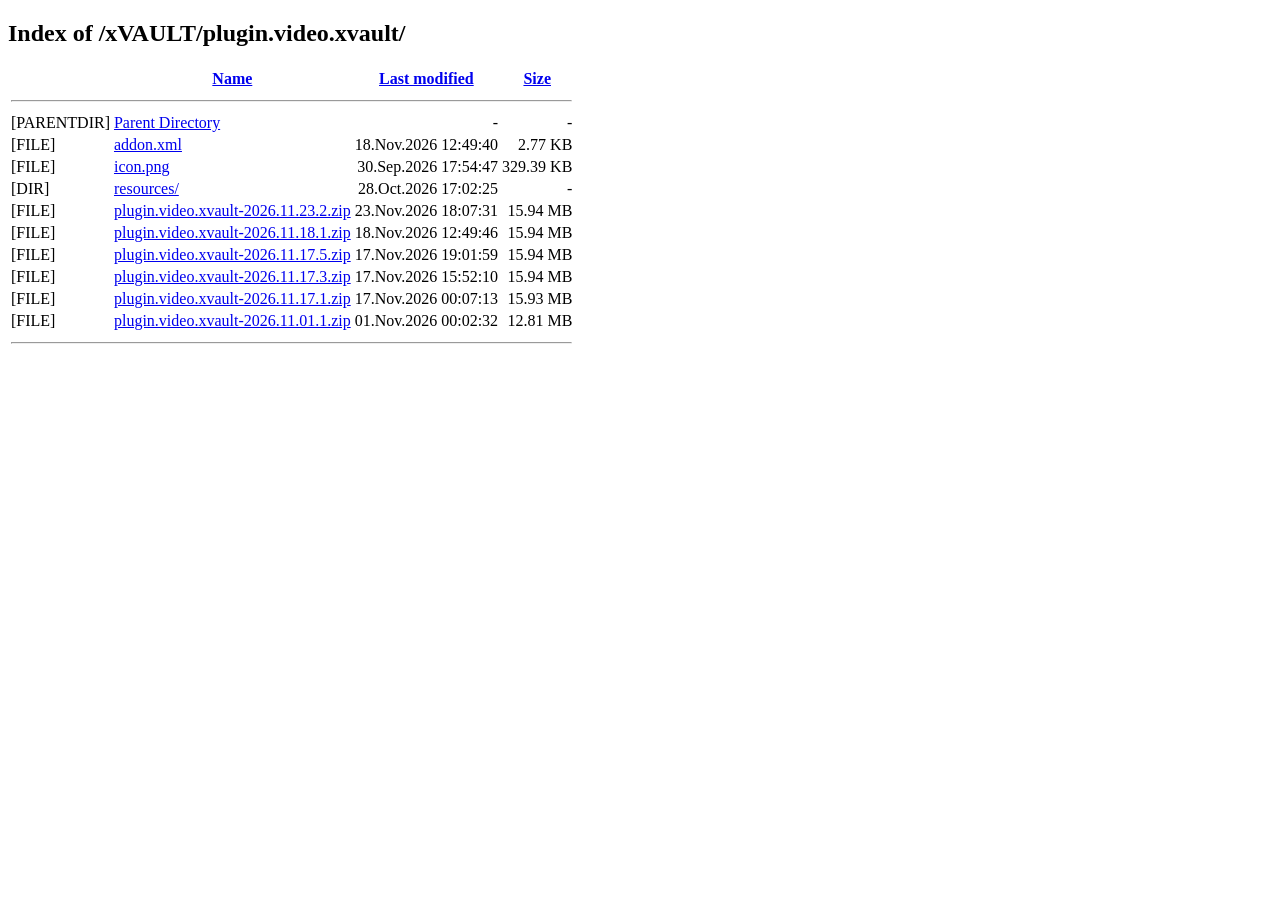
<file: docs/plugin.video.xvault/index.html>
<!doctype html>
<html>
<head>
<meta charset="utf-8">
<title>/xVAULT/plugin.video.xvault/</title>
<meta name="description" content="/xVAULT/plugin.video.xvault/">
  <script
    defer
    src="https://cloud.umami.is/script.js"
    data-website-id="9a7c0b38-aea1-468a-bccc-e258aeeb365d"
    data-domains="xvault.repowork.de"
    data-do-not-track="true"
    data-exclude-search="true">
  </script>
</head>
<body>
<h2>Index of /xVAULT/plugin.video.xvault/</h2>
<table>
<tbody>
<tr><th></th><th><a href="?C=N;O=D">Name</a></th><th><a href="?C=M;O=A">Last modified</a></th><th><a href="?C=S;O=A">Size</a></th></tr>
<tr><th colspan="4"><hr></th></tr>
<tr><td>[PARENTDIR]</td><td><a href="../" data-umami-event="Verzeichnisnavigation geöffnet">Parent Directory</a></td><td align="right">-</td><td align="right">-</td></tr>
<tr><td>[FILE]</td><td><a href="addon.xml" data-umami-event="Repository-Metadaten geöffnet">addon.xml</a></td><td align="right">18.Nov.2026 12:49:40</td><td align="right">2.77 KB</td></tr>
<tr><td>[FILE]</td><td><a href="icon.png" data-umami-event="Repository-Datei geöffnet">icon.png</a></td><td align="right">30.Sep.2026 17:54:47</td><td align="right">329.39 KB</td></tr>
<tr><td>[DIR]</td><td><a href="resources/" data-umami-event="Verzeichnis geöffnet">resources/</a></td><td align="right">28.Oct.2026 17:02:25</td><td align="right">-</td></tr>
<tr><td>[FILE]</td><td><a href="plugin.video.xvault-2026.11.23.2.zip" data-umami-event="Datei heruntergeladen">plugin.video.xvault-2026.11.23.2.zip</a></td><td align="right">23.Nov.2026 18:07:31</td><td align="right">15.94 MB</td></tr>
<tr><td>[FILE]</td><td><a href="plugin.video.xvault-2026.11.18.1.zip" data-umami-event="Datei heruntergeladen">plugin.video.xvault-2026.11.18.1.zip</a></td><td align="right">18.Nov.2026 12:49:46</td><td align="right">15.94 MB</td></tr>
<tr><td>[FILE]</td><td><a href="plugin.video.xvault-2026.11.17.5.zip" data-umami-event="Datei heruntergeladen">plugin.video.xvault-2026.11.17.5.zip</a></td><td align="right">17.Nov.2026 19:01:59</td><td align="right">15.94 MB</td></tr>
<tr><td>[FILE]</td><td><a href="plugin.video.xvault-2026.11.17.3.zip" data-umami-event="Datei heruntergeladen">plugin.video.xvault-2026.11.17.3.zip</a></td><td align="right">17.Nov.2026 15:52:10</td><td align="right">15.94 MB</td></tr>
<tr><td>[FILE]</td><td><a href="plugin.video.xvault-2026.11.17.1.zip" data-umami-event="Datei heruntergeladen">plugin.video.xvault-2026.11.17.1.zip</a></td><td align="right">17.Nov.2026 00:07:13</td><td align="right">15.93 MB</td></tr>
<tr><td>[FILE]</td><td><a href="plugin.video.xvault-2026.11.01.1.zip" data-umami-event="Datei heruntergeladen">plugin.video.xvault-2026.11.01.1.zip</a></td><td align="right">01.Nov.2026 00:02:32</td><td align="right">12.81 MB</td></tr>
<tr><th colspan="4"><hr></th></tr>
</tbody>
</table>
</body>
</html>
</file>
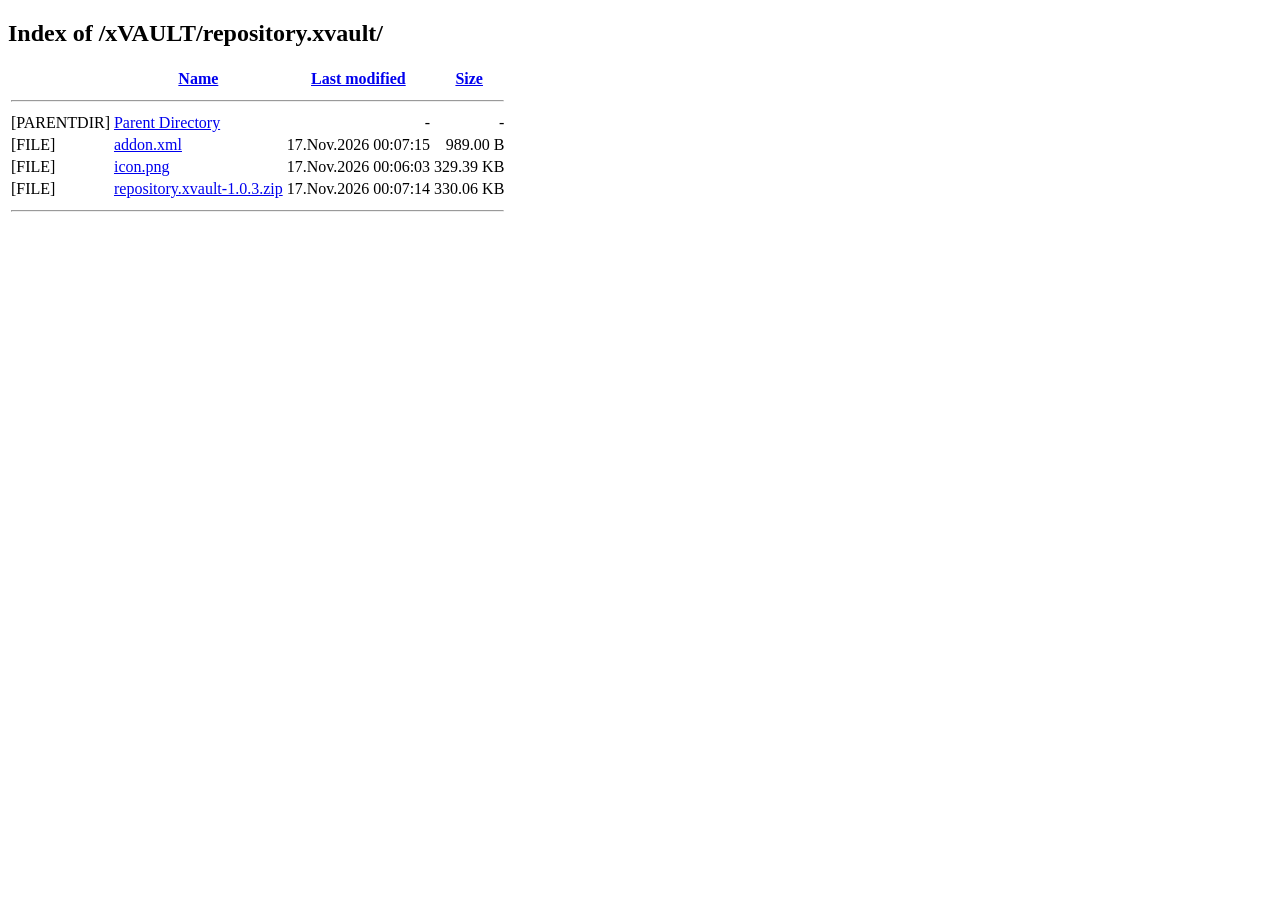
<file: docs/repository.xvault/index.html>
<!doctype html>
<html>
<head>
<meta charset="utf-8">
<title>/xVAULT/repository.xvault/</title>
<meta name="description" content="/xVAULT/repository.xvault/">
  <script
    defer
    src="https://cloud.umami.is/script.js"
    data-website-id="9a7c0b38-aea1-468a-bccc-e258aeeb365d"
    data-domains="xvault.repowork.de"
    data-do-not-track="true"
    data-exclude-search="true">
  </script>
</head>
<body>
<h2>Index of /xVAULT/repository.xvault/</h2>
<table>
<tbody>
<tr><th></th><th><a href="?C=N;O=D">Name</a></th><th><a href="?C=M;O=A">Last modified</a></th><th><a href="?C=S;O=A">Size</a></th></tr>
<tr><th colspan="4"><hr></th></tr>
<tr><td>[PARENTDIR]</td><td><a href="../" data-umami-event="Verzeichnisnavigation geöffnet">Parent Directory</a></td><td align="right">-</td><td align="right">-</td></tr>
<tr><td>[FILE]</td><td><a href="addon.xml" data-umami-event="Repository-Metadaten geöffnet">addon.xml</a></td><td align="right">17.Nov.2026 00:07:15</td><td align="right">989.00 B</td></tr>
<tr><td>[FILE]</td><td><a href="icon.png" data-umami-event="Repository-Datei geöffnet">icon.png</a></td><td align="right">17.Nov.2026 00:06:03</td><td align="right">329.39 KB</td></tr>
<tr><td>[FILE]</td><td><a href="repository.xvault-1.0.3.zip" data-umami-event="Datei heruntergeladen">repository.xvault-1.0.3.zip</a></td><td align="right">17.Nov.2026 00:07:14</td><td align="right">330.06 KB</td></tr>
<tr><th colspan="4"><hr></th></tr>
</tbody>
</table>
</body>
</html>
</file>
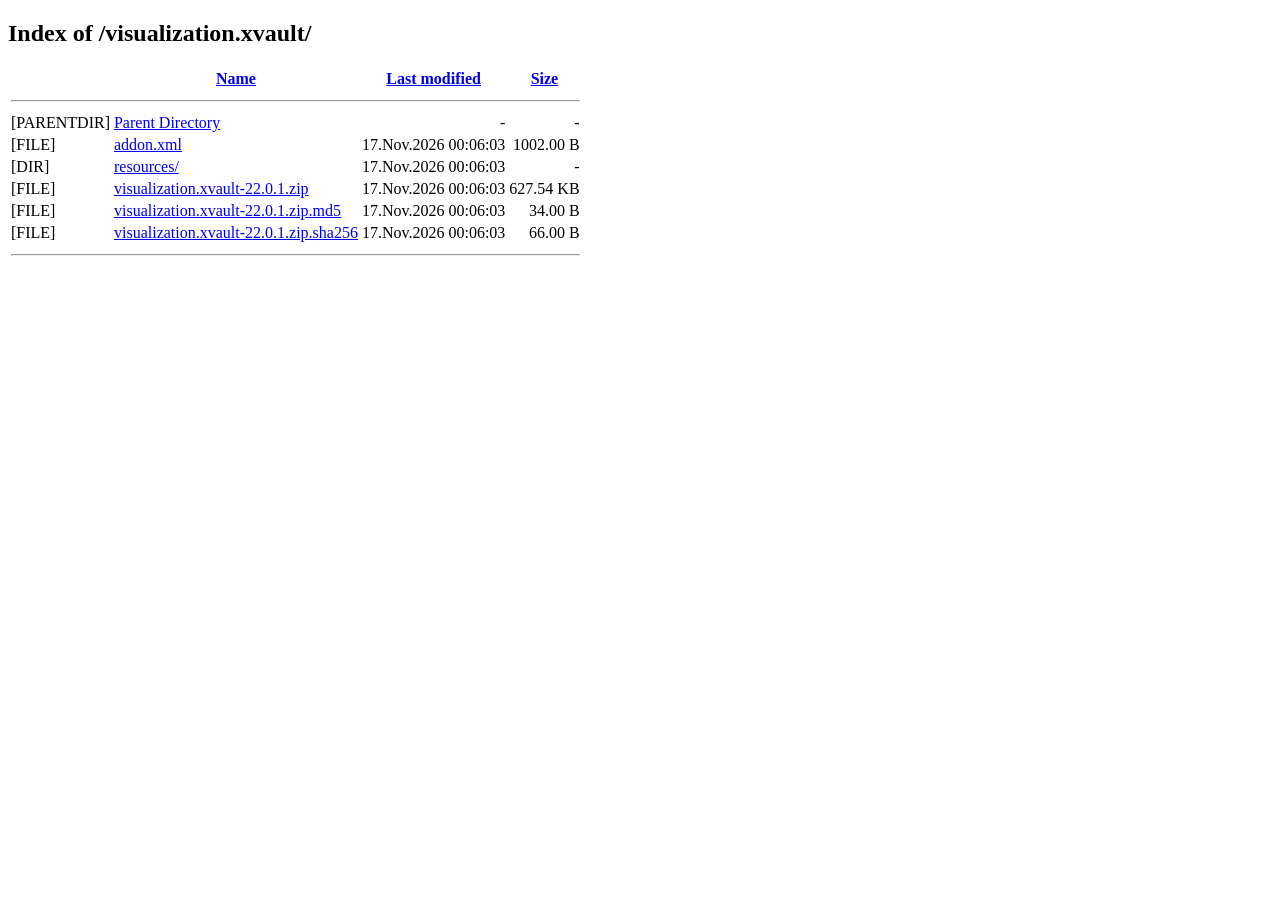
<file: docs/visualization.xvault/index.html>
<!doctype html>
<html>
<head>
<meta charset="utf-8">
<title>/visualization.xvault/</title>
<meta name="description" content="/visualization.xvault/">
  <script
    defer
    src="https://cloud.umami.is/script.js"
    data-website-id="9a7c0b38-aea1-468a-bccc-e258aeeb365d"
    data-domains="xvault.repowork.de"
    data-do-not-track="true"
    data-exclude-search="true">
  </script>
</head>
<body>
<h2>Index of /visualization.xvault/</h2>
<table>
<tbody>
<tr><th></th><th><a href="?C=N;O=D">Name</a></th><th><a href="?C=M;O=A">Last modified</a></th><th><a href="?C=S;O=A">Size</a></th></tr>
<tr><th colspan="4"><hr></th></tr>
<tr><td>[PARENTDIR]</td><td><a href="../" data-umami-event="Verzeichnisnavigation geöffnet">Parent Directory</a></td><td align="right">-</td><td align="right">-</td></tr>
<tr><td>[FILE]</td><td><a href="addon.xml" data-umami-event="Repository-Metadaten geöffnet">addon.xml</a></td><td align="right">17.Nov.2026 00:06:03</td><td align="right">1002.00 B</td></tr>
<tr><td>[DIR]</td><td><a href="resources/" data-umami-event="Verzeichnis geöffnet">resources/</a></td><td align="right">17.Nov.2026 00:06:03</td><td align="right">-</td></tr>
<tr><td>[FILE]</td><td><a href="visualization.xvault-22.0.1.zip" data-umami-event="Datei heruntergeladen">visualization.xvault-22.0.1.zip</a></td><td align="right">17.Nov.2026 00:06:03</td><td align="right">627.54 KB</td></tr>
<tr><td>[FILE]</td><td><a href="visualization.xvault-22.0.1.zip.md5" data-umami-event="Checksum geöffnet">visualization.xvault-22.0.1.zip.md5</a></td><td align="right">17.Nov.2026 00:06:03</td><td align="right">34.00 B</td></tr>
<tr><td>[FILE]</td><td><a href="visualization.xvault-22.0.1.zip.sha256" data-umami-event="Repository-Datei geöffnet">visualization.xvault-22.0.1.zip.sha256</a></td><td align="right">17.Nov.2026 00:06:03</td><td align="right">66.00 B</td></tr>
<tr><th colspan="4"><hr></th></tr>
</tbody>
</table>
</body>
</html>
</file>
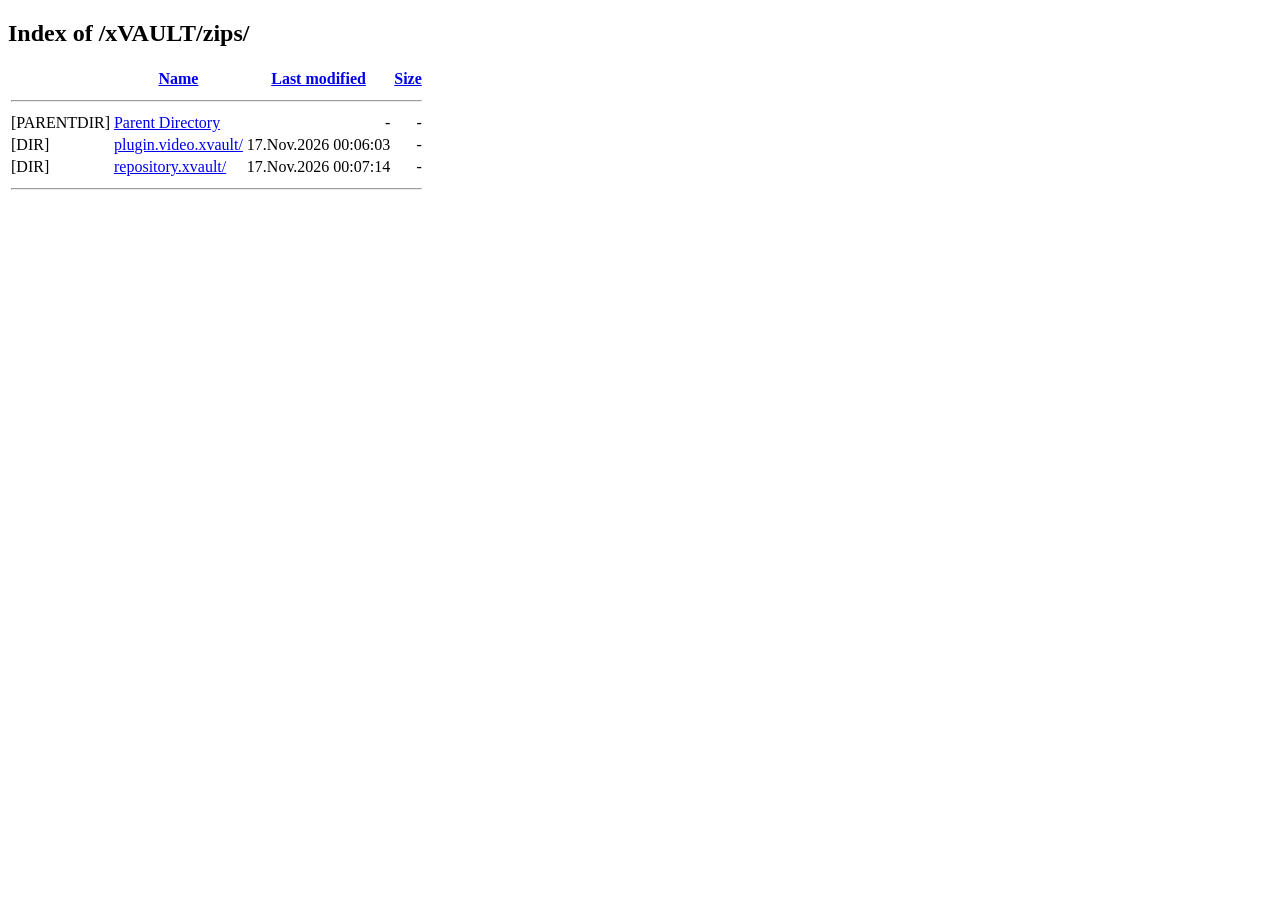
<file: docs/zips/index.html>
<!doctype html>
<html>
<head>
<meta charset="utf-8">
<title>/xVAULT/zips/</title>
<meta name="description" content="/xVAULT/zips/">
  <script
    defer
    src="https://cloud.umami.is/script.js"
    data-website-id="9a7c0b38-aea1-468a-bccc-e258aeeb365d"
    data-domains="xvault.repowork.de"
    data-do-not-track="true"
    data-exclude-search="true">
  </script>
</head>
<body>
<h2>Index of /xVAULT/zips/</h2>
<table>
<tbody>
<tr><th></th><th><a href="?C=N;O=D">Name</a></th><th><a href="?C=M;O=A">Last modified</a></th><th><a href="?C=S;O=A">Size</a></th></tr>
<tr><th colspan="4"><hr></th></tr>
<tr><td>[PARENTDIR]</td><td><a href="../" data-umami-event="Verzeichnisnavigation geöffnet">Parent Directory</a></td><td align="right">-</td><td align="right">-</td></tr>
<tr><td>[DIR]</td><td><a href="plugin.video.xvault/" data-umami-event="Verzeichnis geöffnet">plugin.video.xvault/</a></td><td align="right">17.Nov.2026 00:06:03</td><td align="right">-</td></tr>
<tr><td>[DIR]</td><td><a href="repository.xvault/" data-umami-event="Verzeichnis geöffnet">repository.xvault/</a></td><td align="right">17.Nov.2026 00:07:14</td><td align="right">-</td></tr>
<tr><th colspan="4"><hr></th></tr>
</tbody>
</table>
</body>
</html>
</file>
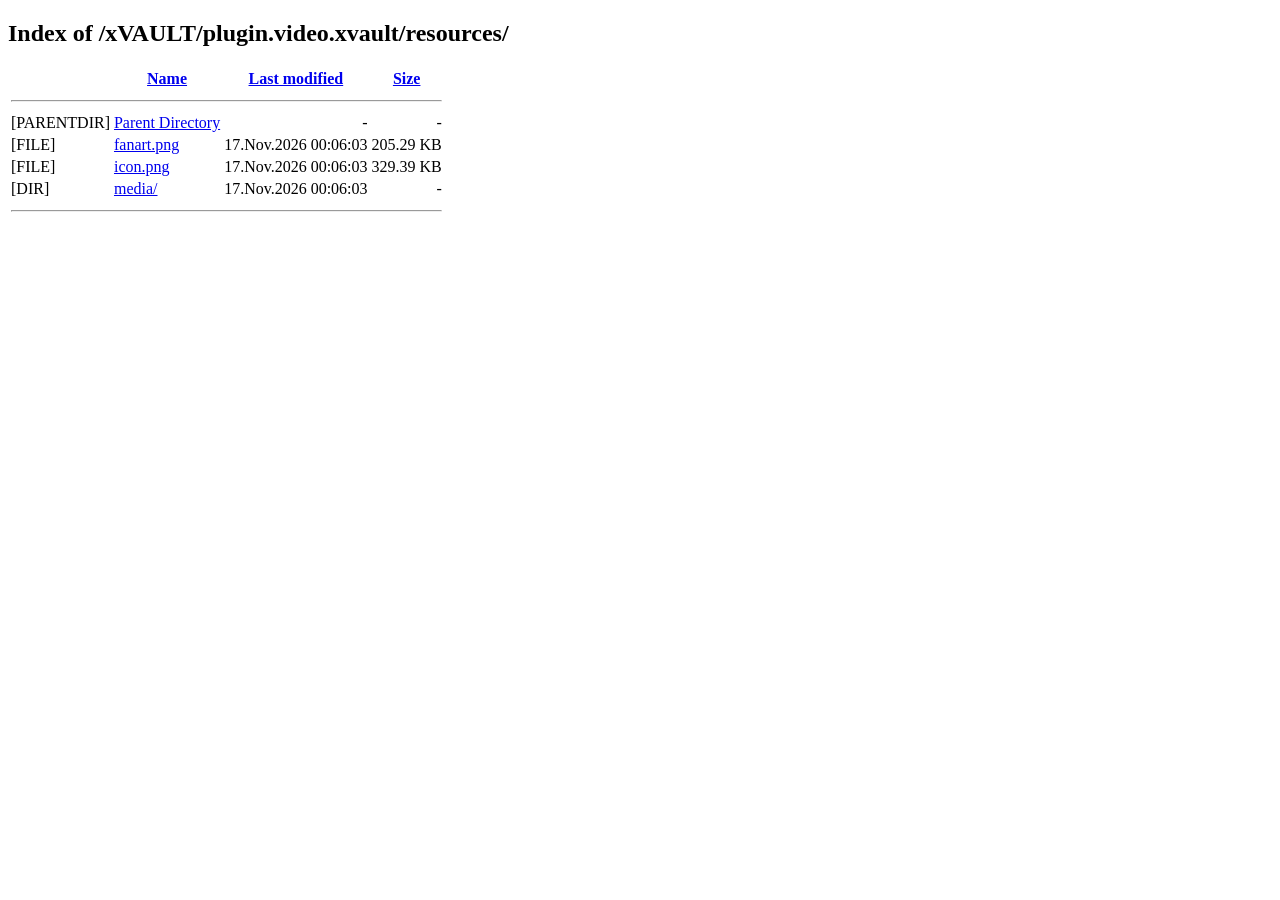
<file: docs/plugin.video.xvault/resources/index.html>
<!doctype html>
<html>
<head>
<meta charset="utf-8">
<title>/xVAULT/plugin.video.xvault/resources/</title>
<meta name="description" content="/xVAULT/plugin.video.xvault/resources/">
  <script
    defer
    src="https://cloud.umami.is/script.js"
    data-website-id="9a7c0b38-aea1-468a-bccc-e258aeeb365d"
    data-domains="xvault.repowork.de"
    data-do-not-track="true"
    data-exclude-search="true">
  </script>
</head>
<body>
<h2>Index of /xVAULT/plugin.video.xvault/resources/</h2>
<table>
<tbody>
<tr><th></th><th><a href="?C=N;O=D">Name</a></th><th><a href="?C=M;O=A">Last modified</a></th><th><a href="?C=S;O=A">Size</a></th></tr>
<tr><th colspan="4"><hr></th></tr>
<tr><td>[PARENTDIR]</td><td><a href="../" data-umami-event="Verzeichnisnavigation geöffnet">Parent Directory</a></td><td align="right">-</td><td align="right">-</td></tr>
<tr><td>[FILE]</td><td><a href="fanart.png" data-umami-event="Repository-Datei geöffnet">fanart.png</a></td><td align="right">17.Nov.2026 00:06:03</td><td align="right">205.29 KB</td></tr>
<tr><td>[FILE]</td><td><a href="icon.png" data-umami-event="Repository-Datei geöffnet">icon.png</a></td><td align="right">17.Nov.2026 00:06:03</td><td align="right">329.39 KB</td></tr>
<tr><td>[DIR]</td><td><a href="media/" data-umami-event="Verzeichnis geöffnet">media/</a></td><td align="right">17.Nov.2026 00:06:03</td><td align="right">-</td></tr>
<tr><th colspan="4"><hr></th></tr>
</tbody>
</table>
</body>
</html>
</file>
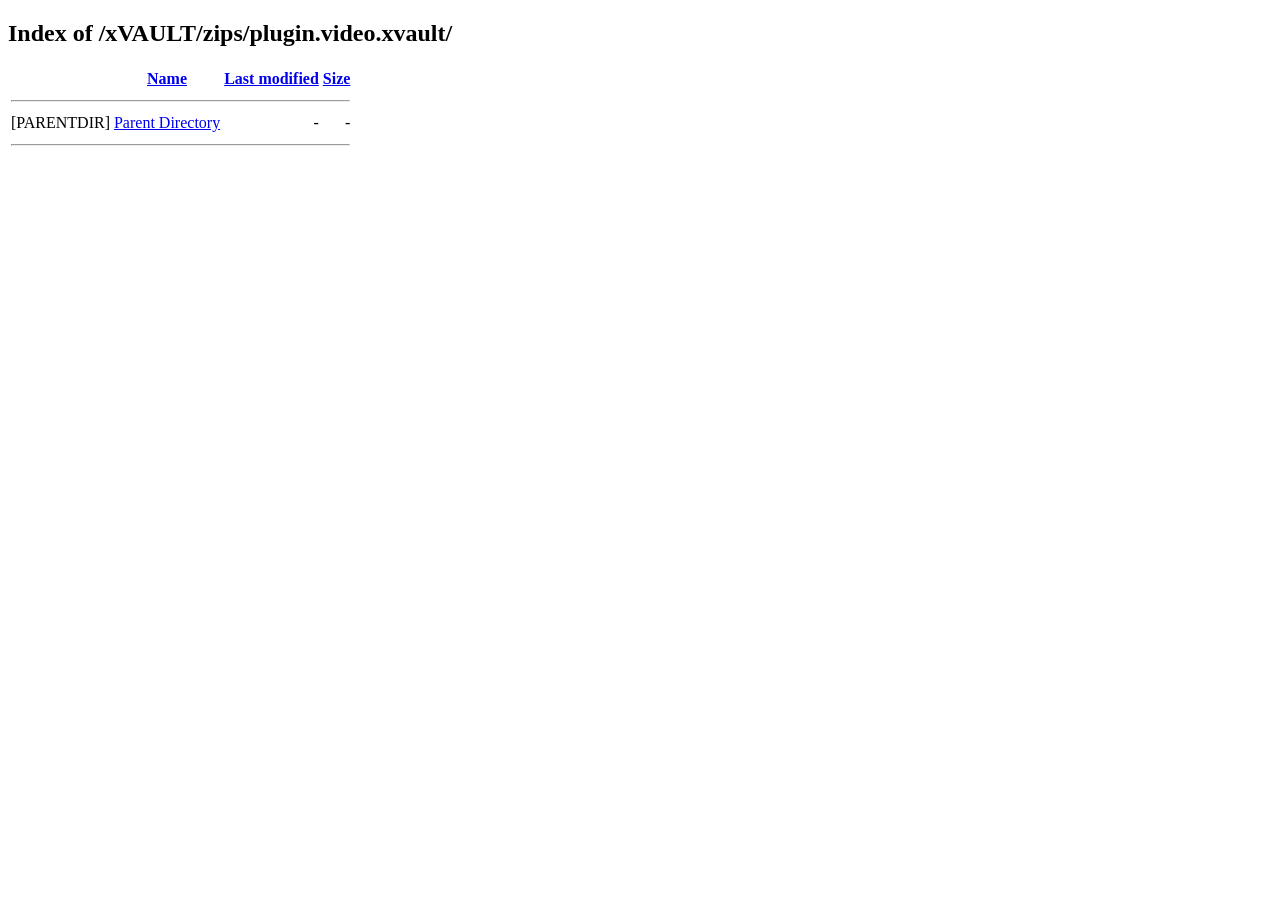
<file: docs/zips/plugin.video.xvault/index.html>
<!doctype html>
<html>
<head>
<meta charset="utf-8">
<title>/xVAULT/zips/plugin.video.xvault/</title>
<meta name="description" content="/xVAULT/zips/plugin.video.xvault/">
  <script
    defer
    src="https://cloud.umami.is/script.js"
    data-website-id="9a7c0b38-aea1-468a-bccc-e258aeeb365d"
    data-domains="xvault.repowork.de"
    data-do-not-track="true"
    data-exclude-search="true">
  </script>
</head>
<body>
<h2>Index of /xVAULT/zips/plugin.video.xvault/</h2>
<table>
<tbody>
<tr><th></th><th><a href="?C=N;O=D">Name</a></th><th><a href="?C=M;O=A">Last modified</a></th><th><a href="?C=S;O=A">Size</a></th></tr>
<tr><th colspan="4"><hr></th></tr>
<tr><td>[PARENTDIR]</td><td><a href="../" data-umami-event="Verzeichnisnavigation geöffnet">Parent Directory</a></td><td align="right">-</td><td align="right">-</td></tr>
<tr><th colspan="4"><hr></th></tr>
</tbody>
</table>
</body>
</html>
</file>
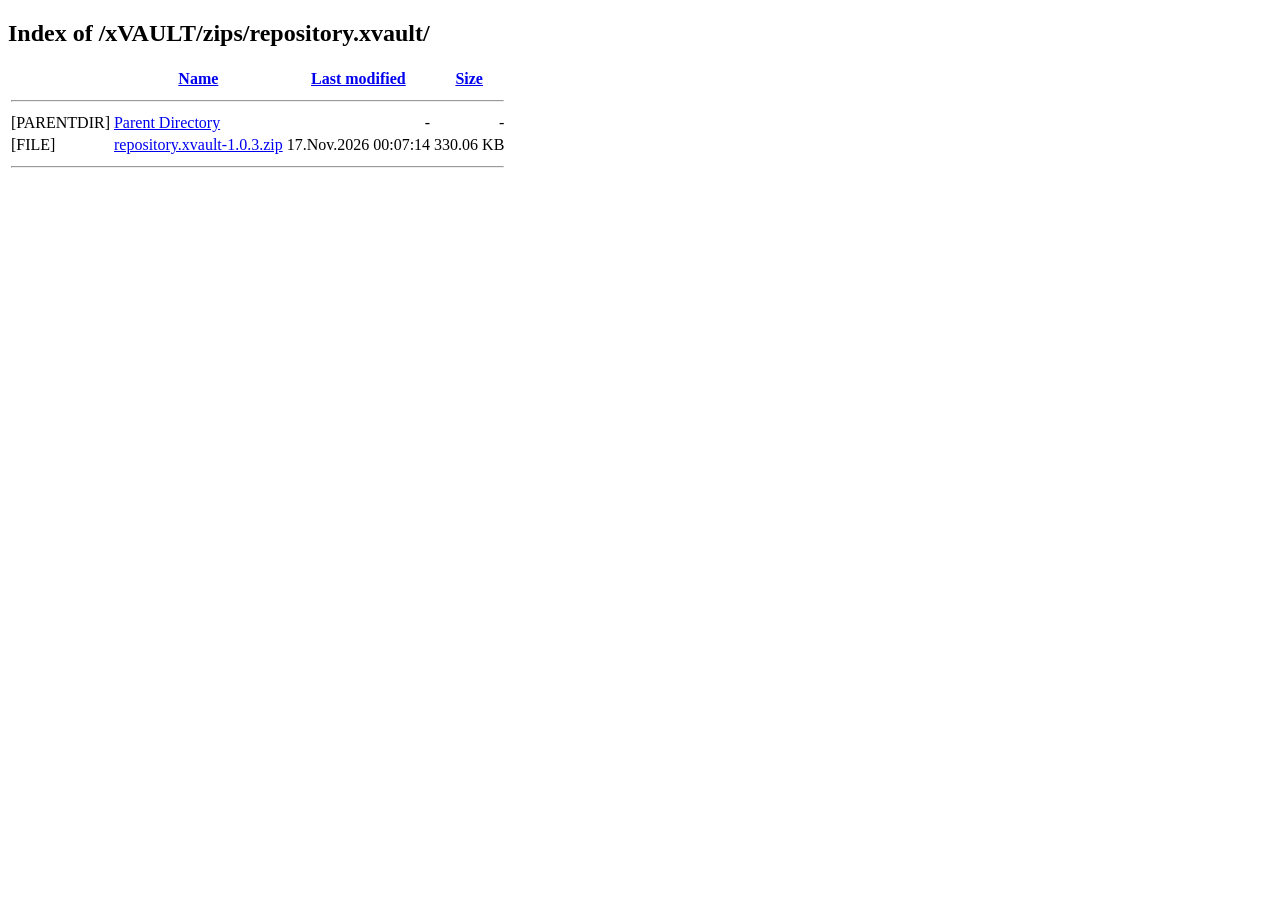
<file: docs/zips/repository.xvault/index.html>
<!doctype html>
<html>
<head>
<meta charset="utf-8">
<title>/xVAULT/zips/repository.xvault/</title>
<meta name="description" content="/xVAULT/zips/repository.xvault/">
  <script
    defer
    src="https://cloud.umami.is/script.js"
    data-website-id="9a7c0b38-aea1-468a-bccc-e258aeeb365d"
    data-domains="xvault.repowork.de"
    data-do-not-track="true"
    data-exclude-search="true">
  </script>
</head>
<body>
<h2>Index of /xVAULT/zips/repository.xvault/</h2>
<table>
<tbody>
<tr><th></th><th><a href="?C=N;O=D">Name</a></th><th><a href="?C=M;O=A">Last modified</a></th><th><a href="?C=S;O=A">Size</a></th></tr>
<tr><th colspan="4"><hr></th></tr>
<tr><td>[PARENTDIR]</td><td><a href="../" data-umami-event="Verzeichnisnavigation geöffnet">Parent Directory</a></td><td align="right">-</td><td align="right">-</td></tr>
<tr><td>[FILE]</td><td><a href="repository.xvault-1.0.3.zip" data-umami-event="Datei heruntergeladen">repository.xvault-1.0.3.zip</a></td><td align="right">17.Nov.2026 00:07:14</td><td align="right">330.06 KB</td></tr>
<tr><th colspan="4"><hr></th></tr>
</tbody>
</table>
</body>
</html>
</file>
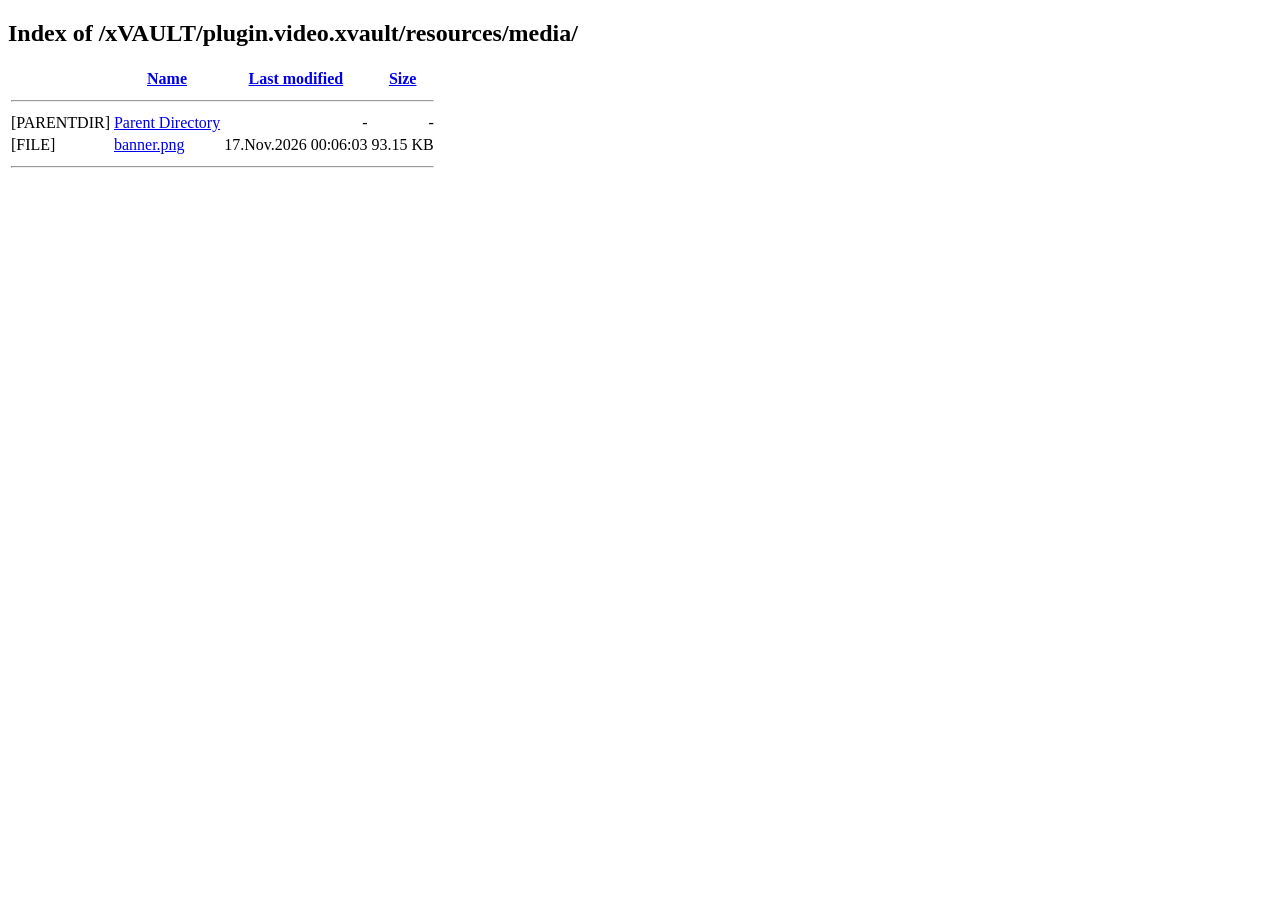
<file: docs/plugin.video.xvault/resources/media/index.html>
<!doctype html>
<html>
<head>
<meta charset="utf-8">
<title>/xVAULT/plugin.video.xvault/resources/media/</title>
<meta name="description" content="/xVAULT/plugin.video.xvault/resources/media/">
  <script
    defer
    src="https://cloud.umami.is/script.js"
    data-website-id="9a7c0b38-aea1-468a-bccc-e258aeeb365d"
    data-domains="xvault.repowork.de"
    data-do-not-track="true"
    data-exclude-search="true">
  </script>
</head>
<body>
<h2>Index of /xVAULT/plugin.video.xvault/resources/media/</h2>
<table>
<tbody>
<tr><th></th><th><a href="?C=N;O=D">Name</a></th><th><a href="?C=M;O=A">Last modified</a></th><th><a href="?C=S;O=A">Size</a></th></tr>
<tr><th colspan="4"><hr></th></tr>
<tr><td>[PARENTDIR]</td><td><a href="../" data-umami-event="Verzeichnisnavigation geöffnet">Parent Directory</a></td><td align="right">-</td><td align="right">-</td></tr>
<tr><td>[FILE]</td><td><a href="banner.png" data-umami-event="Repository-Datei geöffnet">banner.png</a></td><td align="right">17.Nov.2026 00:06:03</td><td align="right">93.15 KB</td></tr>
<tr><th colspan="4"><hr></th></tr>
</tbody>
</table>
</body>
</html>
</file>
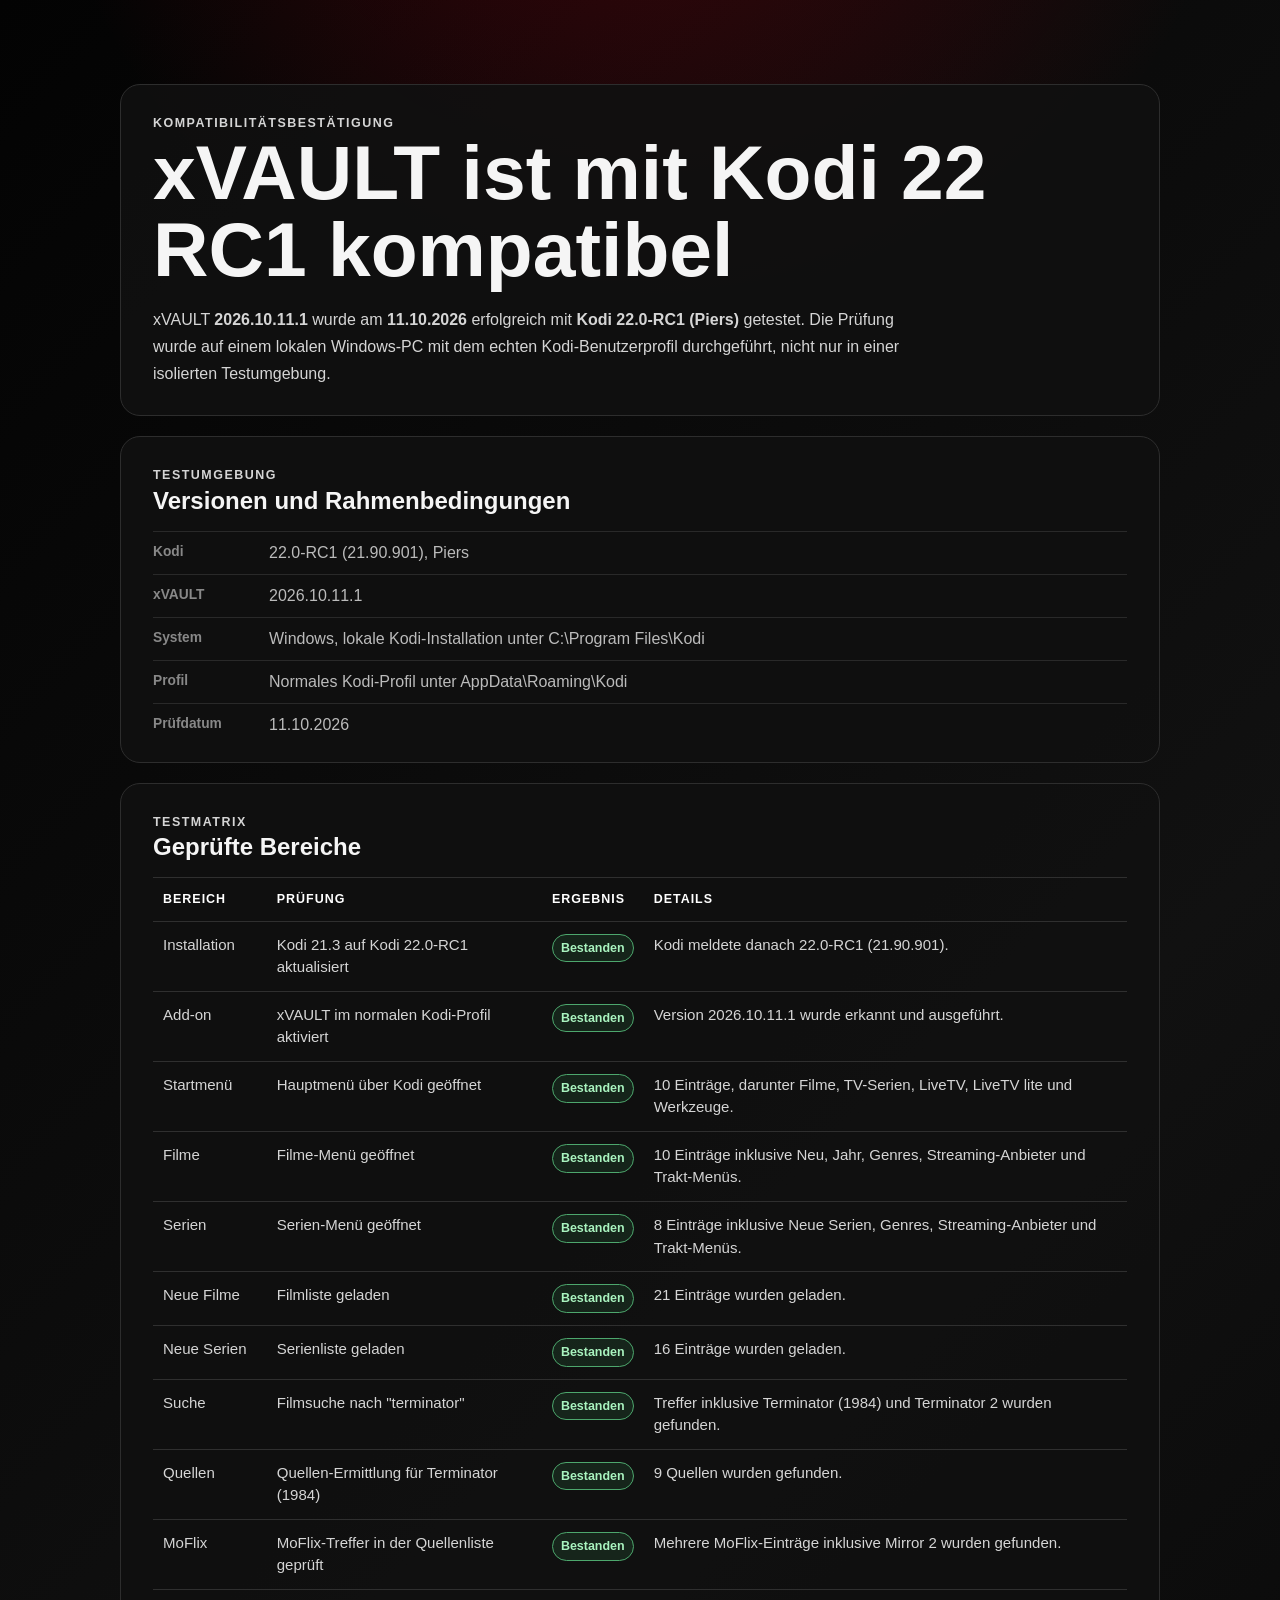
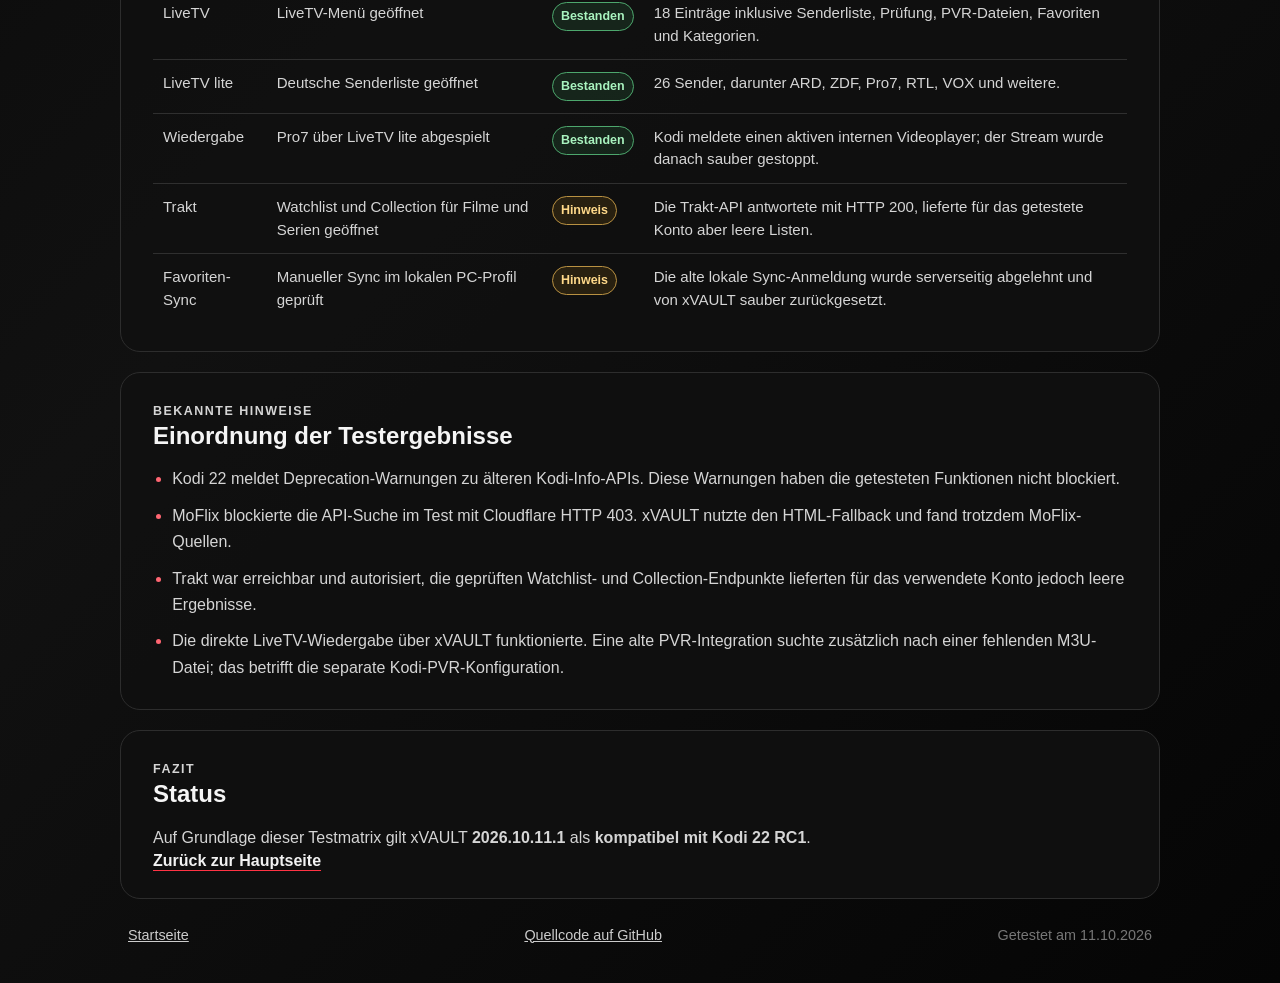
<file: docs/kodi-22-rc1-kompatibilitaet.html>
<!doctype html>
<html lang="de">
<head>
  <meta charset="utf-8">
  <meta name="viewport" content="width=device-width, initial-scale=1">
  <meta name="theme-color" content="#080808">
  <meta name="description" content="xVAULT Kompatibilitaetsbestaetigung fuer Kodi 22 RC1 mit Testmatrix und Ergebnissen.">
  <title>xVAULT Kodi 22 RC1 Kompatibilität</title>
  <link rel="icon" href="assets/icon.png">
  <link rel="stylesheet" href="style.css">
  <script
    defer
    src="https://cloud.umami.is/script.js"
    data-website-id="9a7c0b38-aea1-468a-bccc-e258aeeb365d"
    data-domains="xvault.ddnss.de"
    data-do-not-track="true"
    data-exclude-search="true">
  </script>
</head>
<body>
  <main class="page">
    <section class="panel">
      <p class="section-kicker">Kompatibilitätsbestätigung</p>
      <h1 class="page-title">xVAULT ist mit Kodi 22 RC1 kompatibel</h1>
      <p>
        xVAULT <strong>2026.10.11.1</strong> wurde am <strong>11.10.2026</strong>
        erfolgreich mit <strong>Kodi 22.0-RC1 (Piers)</strong> getestet.
        Die Prüfung wurde auf einem lokalen Windows-PC mit dem echten Kodi-Benutzerprofil
        durchgeführt, nicht nur in einer isolierten Testumgebung.
      </p>
    </section>

    <section class="panel">
      <p class="section-kicker">Testumgebung</p>
      <h2>Versionen und Rahmenbedingungen</h2>
      <dl class="repo-links">
        <div>
          <dt>Kodi</dt>
          <dd>22.0-RC1 (21.90.901), Piers</dd>
        </div>
        <div>
          <dt>xVAULT</dt>
          <dd>2026.10.11.1</dd>
        </div>
        <div>
          <dt>System</dt>
          <dd>Windows, lokale Kodi-Installation unter C:\Program Files\Kodi</dd>
        </div>
        <div>
          <dt>Profil</dt>
          <dd>Normales Kodi-Profil unter AppData\Roaming\Kodi</dd>
        </div>
        <div>
          <dt>Prüfdatum</dt>
          <dd>11.10.2026</dd>
        </div>
      </dl>
    </section>

    <section class="panel">
      <p class="section-kicker">Testmatrix</p>
      <h2>Geprüfte Bereiche</h2>
      <div class="table-wrap">
        <table class="test-matrix">
          <thead>
            <tr>
              <th>Bereich</th>
              <th>Prüfung</th>
              <th>Ergebnis</th>
              <th>Details</th>
            </tr>
          </thead>
          <tbody>
            <tr>
              <td>Installation</td>
              <td>Kodi 21.3 auf Kodi 22.0-RC1 aktualisiert</td>
              <td><span class="status-ok">Bestanden</span></td>
              <td>Kodi meldete danach 22.0-RC1 (21.90.901).</td>
            </tr>
            <tr>
              <td>Add-on</td>
              <td>xVAULT im normalen Kodi-Profil aktiviert</td>
              <td><span class="status-ok">Bestanden</span></td>
              <td>Version 2026.10.11.1 wurde erkannt und ausgeführt.</td>
            </tr>
            <tr>
              <td>Startmenü</td>
              <td>Hauptmenü über Kodi geöffnet</td>
              <td><span class="status-ok">Bestanden</span></td>
              <td>10 Einträge, darunter Filme, TV-Serien, LiveTV, LiveTV lite und Werkzeuge.</td>
            </tr>
            <tr>
              <td>Filme</td>
              <td>Filme-Menü geöffnet</td>
              <td><span class="status-ok">Bestanden</span></td>
              <td>10 Einträge inklusive Neu, Jahr, Genres, Streaming-Anbieter und Trakt-Menüs.</td>
            </tr>
            <tr>
              <td>Serien</td>
              <td>Serien-Menü geöffnet</td>
              <td><span class="status-ok">Bestanden</span></td>
              <td>8 Einträge inklusive Neue Serien, Genres, Streaming-Anbieter und Trakt-Menüs.</td>
            </tr>
            <tr>
              <td>Neue Filme</td>
              <td>Filmliste geladen</td>
              <td><span class="status-ok">Bestanden</span></td>
              <td>21 Einträge wurden geladen.</td>
            </tr>
            <tr>
              <td>Neue Serien</td>
              <td>Serienliste geladen</td>
              <td><span class="status-ok">Bestanden</span></td>
              <td>16 Einträge wurden geladen.</td>
            </tr>
            <tr>
              <td>Suche</td>
              <td>Filmsuche nach "terminator"</td>
              <td><span class="status-ok">Bestanden</span></td>
              <td>Treffer inklusive Terminator (1984) und Terminator 2 wurden gefunden.</td>
            </tr>
            <tr>
              <td>Quellen</td>
              <td>Quellen-Ermittlung für Terminator (1984)</td>
              <td><span class="status-ok">Bestanden</span></td>
              <td>9 Quellen wurden gefunden.</td>
            </tr>
            <tr>
              <td>MoFlix</td>
              <td>MoFlix-Treffer in der Quellenliste geprüft</td>
              <td><span class="status-ok">Bestanden</span></td>
              <td>Mehrere MoFlix-Einträge inklusive Mirror 2 wurden gefunden.</td>
            </tr>
            <tr>
              <td>LiveTV</td>
              <td>LiveTV-Menü geöffnet</td>
              <td><span class="status-ok">Bestanden</span></td>
              <td>18 Einträge inklusive Senderliste, Prüfung, PVR-Dateien, Favoriten und Kategorien.</td>
            </tr>
            <tr>
              <td>LiveTV lite</td>
              <td>Deutsche Senderliste geöffnet</td>
              <td><span class="status-ok">Bestanden</span></td>
              <td>26 Sender, darunter ARD, ZDF, Pro7, RTL, VOX und weitere.</td>
            </tr>
            <tr>
              <td>Wiedergabe</td>
              <td>Pro7 über LiveTV lite abgespielt</td>
              <td><span class="status-ok">Bestanden</span></td>
              <td>Kodi meldete einen aktiven internen Videoplayer; der Stream wurde danach sauber gestoppt.</td>
            </tr>
            <tr>
              <td>Trakt</td>
              <td>Watchlist und Collection für Filme und Serien geöffnet</td>
              <td><span class="status-note">Hinweis</span></td>
              <td>Die Trakt-API antwortete mit HTTP 200, lieferte für das getestete Konto aber leere Listen.</td>
            </tr>
            <tr>
              <td>Favoriten-Sync</td>
              <td>Manueller Sync im lokalen PC-Profil geprüft</td>
              <td><span class="status-note">Hinweis</span></td>
              <td>Die alte lokale Sync-Anmeldung wurde serverseitig abgelehnt und von xVAULT sauber zurückgesetzt.</td>
            </tr>
          </tbody>
        </table>
      </div>
    </section>

    <section class="panel">
      <p class="section-kicker">Bekannte Hinweise</p>
      <h2>Einordnung der Testergebnisse</h2>
      <ul class="update-list">
        <li>Kodi 22 meldet Deprecation-Warnungen zu älteren Kodi-Info-APIs. Diese Warnungen haben die getesteten Funktionen nicht blockiert.</li>
        <li>MoFlix blockierte die API-Suche im Test mit Cloudflare HTTP 403. xVAULT nutzte den HTML-Fallback und fand trotzdem MoFlix-Quellen.</li>
        <li>Trakt war erreichbar und autorisiert, die geprüften Watchlist- und Collection-Endpunkte lieferten für das verwendete Konto jedoch leere Ergebnisse.</li>
        <li>Die direkte LiveTV-Wiedergabe über xVAULT funktionierte. Eine alte PVR-Integration suchte zusätzlich nach einer fehlenden M3U-Datei; das betrifft die separate Kodi-PVR-Konfiguration.</li>
      </ul>
    </section>

    <section class="panel">
      <p class="section-kicker">Fazit</p>
      <h2>Status</h2>
      <p>
        Auf Grundlage dieser Testmatrix gilt xVAULT <strong>2026.10.11.1</strong>
        als <strong>kompatibel mit Kodi 22 RC1</strong>.
      </p>
      <a class="plain-link" href="./" data-umami-event="Zur Startseite zurück">Zurück zur Hauptseite</a>
    </section>

    <footer>
      <a href="./" data-umami-event="Startseite geöffnet">Startseite</a>
      <a href="https://github.com/mojomedia1812/xVAULT" data-umami-event="GitHub Repo geöffnet">Quellcode auf GitHub</a>
      <span>Getestet am 11.10.2026</span>
    </footer>
  </main>
</body>
</html>
</file>
<file: docs/style.css>
:root {
  color-scheme: dark;
  font-family: Inter, "Segoe UI", Arial, sans-serif;
  background: #050505;
  color: #f5f5f5;
}

* {
  box-sizing: border-box;
}

body {
  min-height: 100vh;
  margin: 0;
  background:
    radial-gradient(circle at 50% -10%, rgba(210, 0, 20, .28), transparent 38rem),
    linear-gradient(135deg, #030303, #111 55%, #050505);
}

.page {
  width: min(1040px, calc(100% - 32px));
  margin: 0 auto;
  padding: 64px 0 40px;
}

.hero {
  display: grid;
  grid-template-columns: minmax(260px, 420px) 1fr;
  gap: clamp(32px, 7vw, 80px);
  align-items: center;
  padding: clamp(24px, 5vw, 56px);
  border: 1px solid #3a3a3a;
  border-radius: 32px;
  background: linear-gradient(145deg, rgba(28, 28, 28, .96), rgba(6, 6, 6, .98));
  box-shadow: 0 24px 80px rgba(0, 0, 0, .6), inset 0 1px rgba(255, 255, 255, .08);
}

.logo {
  display: block;
  width: 100%;
  border-radius: 24%;
  filter: drop-shadow(0 18px 28px rgba(0, 0, 0, .7));
}

.eyebrow {
  margin: 0 0 8px;
  color: #f33;
  font-size: .82rem;
  font-weight: 800;
  letter-spacing: .16em;
  text-transform: uppercase;
}

h1 {
  margin: 0;
  font-size: clamp(3.4rem, 9vw, 6.8rem);
  line-height: .92;
  letter-spacing: -.07em;
}

.lead {
  max-width: 32rem;
  margin: 22px 0;
  color: #cfcfcf;
  font-size: 1.14rem;
  line-height: 1.6;
}

.release {
  display: flex;
  gap: 12px;
  align-items: baseline;
  margin-bottom: 20px;
  color: #aaa;
}

.release strong {
  color: #fff;
}

.download {
  display: inline-block;
  padding: 16px 22px;
  border: 1px solid #ff3344;
  border-radius: 12px;
  background: linear-gradient(#e20d20, #a80010);
  box-shadow: 0 12px 32px rgba(210, 0, 20, .3), inset 0 1px rgba(255, 255, 255, .28);
  color: #fff;
  font-weight: 800;
  text-decoration: none;
  transition: transform .15s ease, filter .15s ease;
}

.download:hover {
  filter: brightness(1.12);
  transform: translateY(-2px);
}

.fileinfo {
  margin: 12px 0 0;
  color: #888;
  font-size: .88rem;
}

.panel {
  margin-top: 20px;
  padding: 28px 32px;
  border: 1px solid #2d2d2d;
  border-radius: 20px;
  background: rgba(16, 16, 16, .9);
}

.panel h2 {
  margin: 0 0 16px;
}

.section-kicker {
  margin: 0 0 8px;
  color: #ff6672;
  font-size: .78rem;
  font-weight: 800;
  letter-spacing: .12em;
  text-transform: uppercase;
}

.panel p {
  max-width: 48rem;
  margin: 0;
  color: #d5d5d5;
  line-height: 1.7;
}

.repo-panel {
  display: grid;
  gap: 22px;
}

.repo-actions {
  display: flex;
  flex-wrap: wrap;
  gap: 12px;
  align-items: center;
}

.secondary-download {
  display: inline-block;
  padding: 12px 16px;
  border: 1px solid #666;
  border-radius: 10px;
  background: #f2f2f2;
  color: #111;
  font-weight: 800;
  text-decoration: none;
  transition: transform .15s ease, filter .15s ease;
}

.secondary-download:hover {
  filter: brightness(1.08);
  transform: translateY(-2px);
}

.plain-link {
  color: #f2f2f2;
  font-weight: 700;
  text-decoration-color: #ff3344;
  text-underline-offset: 4px;
}

.repo-links {
  display: grid;
  gap: 12px;
  margin: 0;
}

.repo-links div {
  display: grid;
  grid-template-columns: 100px minmax(0, 1fr);
  gap: 16px;
  padding-top: 12px;
  border-top: 1px solid #292929;
}

.repo-links dt {
  color: #888;
  font-size: .86rem;
  font-weight: 800;
}

.repo-links dd {
  min-width: 0;
  margin: 0;
  color: #bbb;
  overflow-wrap: anywhere;
}

.repo-links a {
  color: #f2f2f2;
  text-decoration-color: #ff3344;
  text-underline-offset: 4px;
}

.update-panel {
  border-color: #473033;
  background: linear-gradient(145deg, rgba(24, 18, 18, .95), rgba(12, 12, 12, .95));
}

.compatibility-panel {
  border-color: #3f4d35;
  background: linear-gradient(145deg, rgba(20, 28, 18, .95), rgba(12, 12, 12, .95));
}

.compatibility-panel .plain-link {
  display: inline-block;
  margin-top: 16px;
}

.page-title {
  margin: 0 0 18px;
  font-size: clamp(2.3rem, 7vw, 4.8rem);
  line-height: 1;
  letter-spacing: 0;
}

.table-wrap {
  overflow-x: auto;
}

.test-matrix {
  width: 100%;
  border-collapse: collapse;
  color: #d5d5d5;
  font-size: .94rem;
  line-height: 1.5;
}

.test-matrix th,
.test-matrix td {
  padding: 12px 10px;
  border-top: 1px solid #2f2f2f;
  text-align: left;
  vertical-align: top;
}

.test-matrix th {
  color: #fff;
  font-size: .78rem;
  letter-spacing: .08em;
  text-transform: uppercase;
}

.status-ok,
.status-note {
  display: inline-block;
  padding: 4px 8px;
  border-radius: 999px;
  font-size: .78rem;
  font-weight: 800;
  white-space: nowrap;
}

.status-ok {
  border: 1px solid #4da76d;
  background: rgba(37, 92, 55, .28);
  color: #a9f3bf;
}

.status-note {
  border: 1px solid #b99142;
  background: rgba(120, 88, 24, .24);
  color: #ffd98a;
}

.update-list {
  display: grid;
  gap: 10px;
  margin: 0;
  padding-left: 1.2rem;
  color: #d5d5d5;
  line-height: 1.65;
}

.update-list li::marker {
  color: #ff6672;
}

.tribute-panel {
  display: grid;
  gap: 14px;
}

.tribute-panel h2 {
  margin-bottom: 2px;
}

.tribute-panel p + p {
  margin-top: 0;
}

.thanks-lines {
  display: grid;
  gap: 4px;
  padding: 4px 0;
}

.thanks-lines p {
  color: #f2f2f2;
  font-weight: 800;
}

ol {
  margin: 0;
  padding-left: 1.4rem;
  color: #d5d5d5;
  line-height: 1.9;
}

.hint {
  margin: 16px 0 0;
  color: #ff6672;
}

.checksum code {
  display: block;
  overflow-wrap: anywhere;
  color: #bbb;
  font-size: .82rem;
  line-height: 1.6;
}

.archive-list {
  display: grid;
  gap: 10px;
  margin: 0;
  padding: 0;
  list-style: none;
}

.archive-list li {
  display: flex;
  justify-content: space-between;
  gap: 16px;
  align-items: center;
  padding: 12px 0;
  border-top: 1px solid #292929;
}

.archive-list li:first-child {
  border-top: 0;
}

.archive-list a {
  color: #f2f2f2;
  font-weight: 700;
  text-decoration-color: #ff3344;
  text-underline-offset: 4px;
}

.archive-list span {
  flex: 0 0 auto;
  color: #888;
  font-size: .88rem;
}

footer {
  display: flex;
  justify-content: space-between;
  gap: 20px;
  padding: 28px 8px 0;
  color: #777;
  font-size: .9rem;
}

footer a {
  color: #ccc;
}

@media (max-width: 720px) {
  .page {
    padding-top: 24px;
  }

  .hero {
    grid-template-columns: 1fr;
  }

  .logo {
    width: min(100%, 360px);
    margin: 0 auto;
  }

  footer {
    flex-direction: column;
  }

  .archive-list li {
    align-items: flex-start;
    flex-direction: column;
    gap: 6px;
  }

  .repo-links div {
    grid-template-columns: 1fr;
    gap: 4px;
  }
}
</file>
